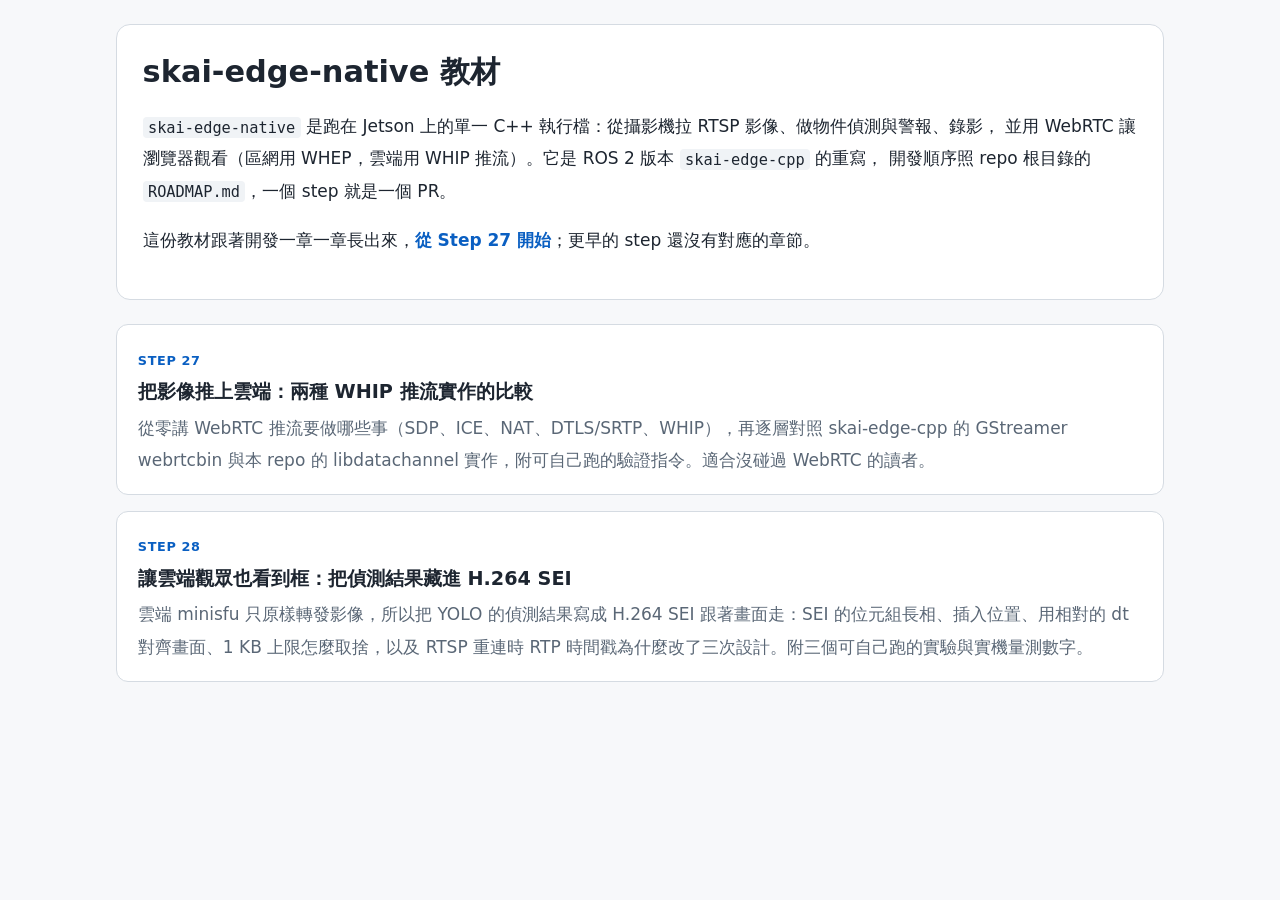
<file: docs/index.html>
<!DOCTYPE html>
<html lang="zh-Hant">
<head>
<meta charset="utf-8">
<meta name="viewport" content="width=device-width, initial-scale=1">
<title>skai-edge-native 教材目錄</title>
<style>
:root {
  color-scheme: dark;
  --bg: #10141a; --bg-panel: #161c24; --fg: #dde5ec; --muted: #93a1af;
  --accent: #58a6ff; --ok: #56d364; --bad: #f47067; --hairline: #2b3540; --code-bg: #171d25;
}
@media (prefers-color-scheme: light) {
  :root:not([data-theme="dark"]) {
    color-scheme: light;
    --bg: #f7f8fa; --bg-panel: #ffffff; --fg: #1d2530; --muted: #5a6776;
    --accent: #0a5fc2; --ok: #1a7f37; --bad: #c62828; --hairline: #d5dbe2; --code-bg: #f0f3f6;
  }
}
:root[data-theme="light"] {
  color-scheme: light;
  --bg: #f7f8fa; --bg-panel: #ffffff; --fg: #1d2530; --muted: #5a6776;
  --accent: #0a5fc2; --ok: #1a7f37; --bad: #c62828; --hairline: #d5dbe2; --code-bg: #f0f3f6;
}
* { box-sizing: border-box; }
body { margin: 0; background: var(--bg); color: var(--fg); line-height: 1.9; font-size: 1.0625rem;
  font-family: system-ui, -apple-system, "Segoe UI", Roboto, "Noto Sans TC", "PingFang TC", "Microsoft JhengHei", sans-serif; }
.wrap { max-width: 1080px; margin: 0 auto; padding: 1.5rem 16px 4rem; }
a { color: var(--accent); }
code { font-family: ui-monospace, Menlo, Consolas, monospace; font-size: .9em; background: var(--code-bg); padding: .1em .35em; border-radius: 4px; }
b.hl-key { color: var(--accent); }
.hero { padding: 1.6rem; background: var(--bg-panel); border: 1px solid var(--hairline); border-radius: 14px; }
.hero h1 { margin: 0 0 .5rem; font-size: 1.9rem; line-height: 1.4; }
.cards { display: grid; gap: 1rem; margin-top: 1.5rem; }
.card { display: block; padding: 1.1rem 1.3rem; background: var(--bg-panel); border: 1px solid var(--hairline); border-radius: 12px;
  text-decoration: none; color: var(--fg); }
.card:hover { border-color: var(--accent); }
.card .no { font-size: .8rem; font-weight: 700; color: var(--accent); letter-spacing: .05em; }
.card h2 { margin: .2rem 0 .3rem; font-size: 1.2rem; line-height: 1.5; }
.card p { margin: 0; color: var(--muted); }
</style>
</head>
<body>
<div class="wrap">
<header class="hero">
  <h1>skai-edge-native 教材</h1>
  <p>
    <code>skai-edge-native</code> 是跑在 Jetson 上的單一 C++ 執行檔：從攝影機拉 RTSP 影像、做物件偵測與警報、錄影，
    並用 WebRTC 讓瀏覽器觀看（區網用 WHEP，雲端用 WHIP 推流）。它是 ROS 2 版本 <code>skai-edge-cpp</code> 的重寫，
    開發順序照 repo 根目錄的 <code>ROADMAP.md</code>，一個 step 就是一個 PR。
  </p>
  <p>
    這份教材跟著開發一章一章長出來，<b class="hl-key">從 Step 27 開始</b>；更早的 step 還沒有對應的章節。
  </p>
</header>

<div class="cards">
  <a class="card" href="step27-whip-compare.html">
    <span class="no">STEP 27</span>
    <h2>把影像推上雲端：兩種 WHIP 推流實作的比較</h2>
    <p>從零講 WebRTC 推流要做哪些事（SDP、ICE、NAT、DTLS/SRTP、WHIP），再逐層對照 skai-edge-cpp 的 GStreamer webrtcbin 與本 repo 的 libdatachannel 實作，附可自己跑的驗證指令。適合沒碰過 WebRTC 的讀者。</p>
  </a>
  <a class="card" href="step28-sei-overlay.html">
    <span class="no">STEP 28</span>
    <h2>讓雲端觀眾也看到框：把偵測結果藏進 H.264 SEI</h2>
    <p>雲端 minisfu 只原樣轉發影像，所以把 YOLO 的偵測結果寫成 H.264 SEI 跟著畫面走：SEI 的位元組長相、插入位置、用相對的 dt 對齊畫面、1 KB 上限怎麼取捨，以及 RTSP 重連時 RTP 時間戳為什麼改了三次設計。附三個可自己跑的實驗與實機量測數字。</p>
  </a>
</div>
</div>
</body>
</html>
</file>
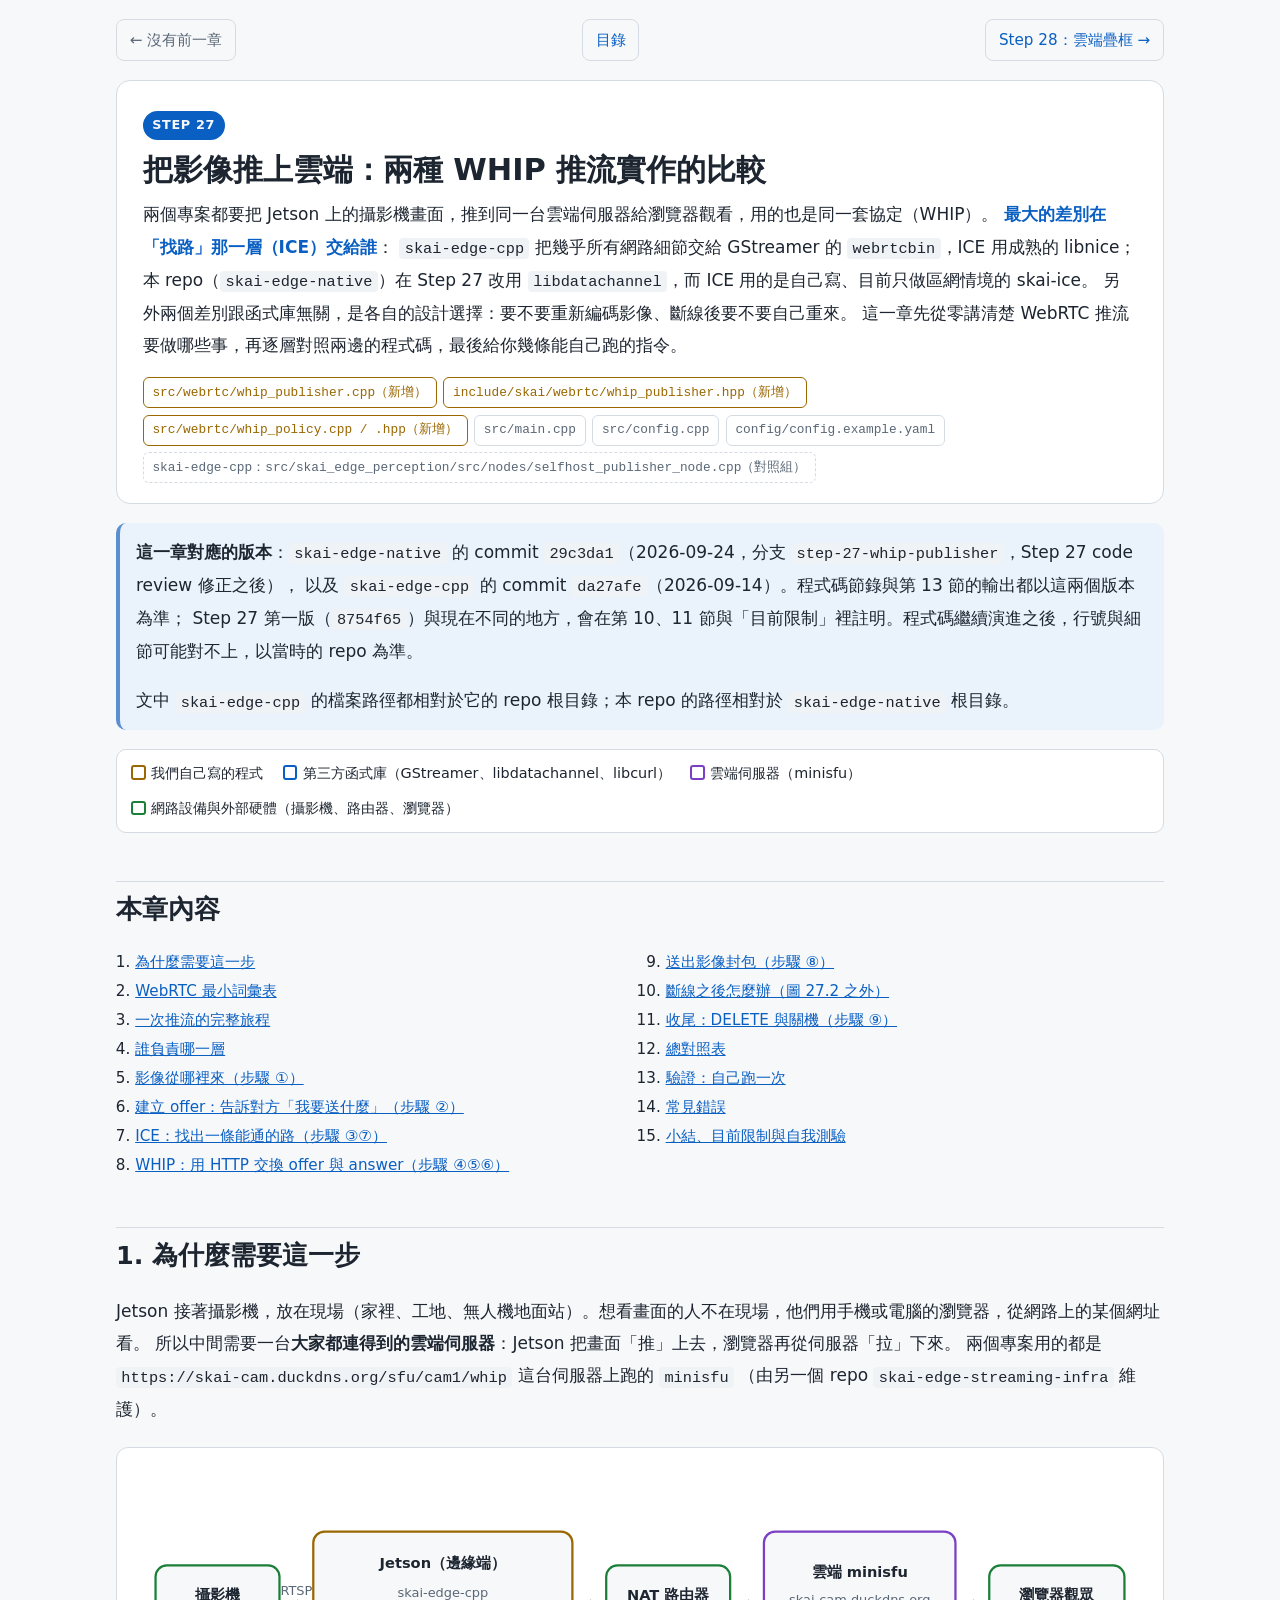
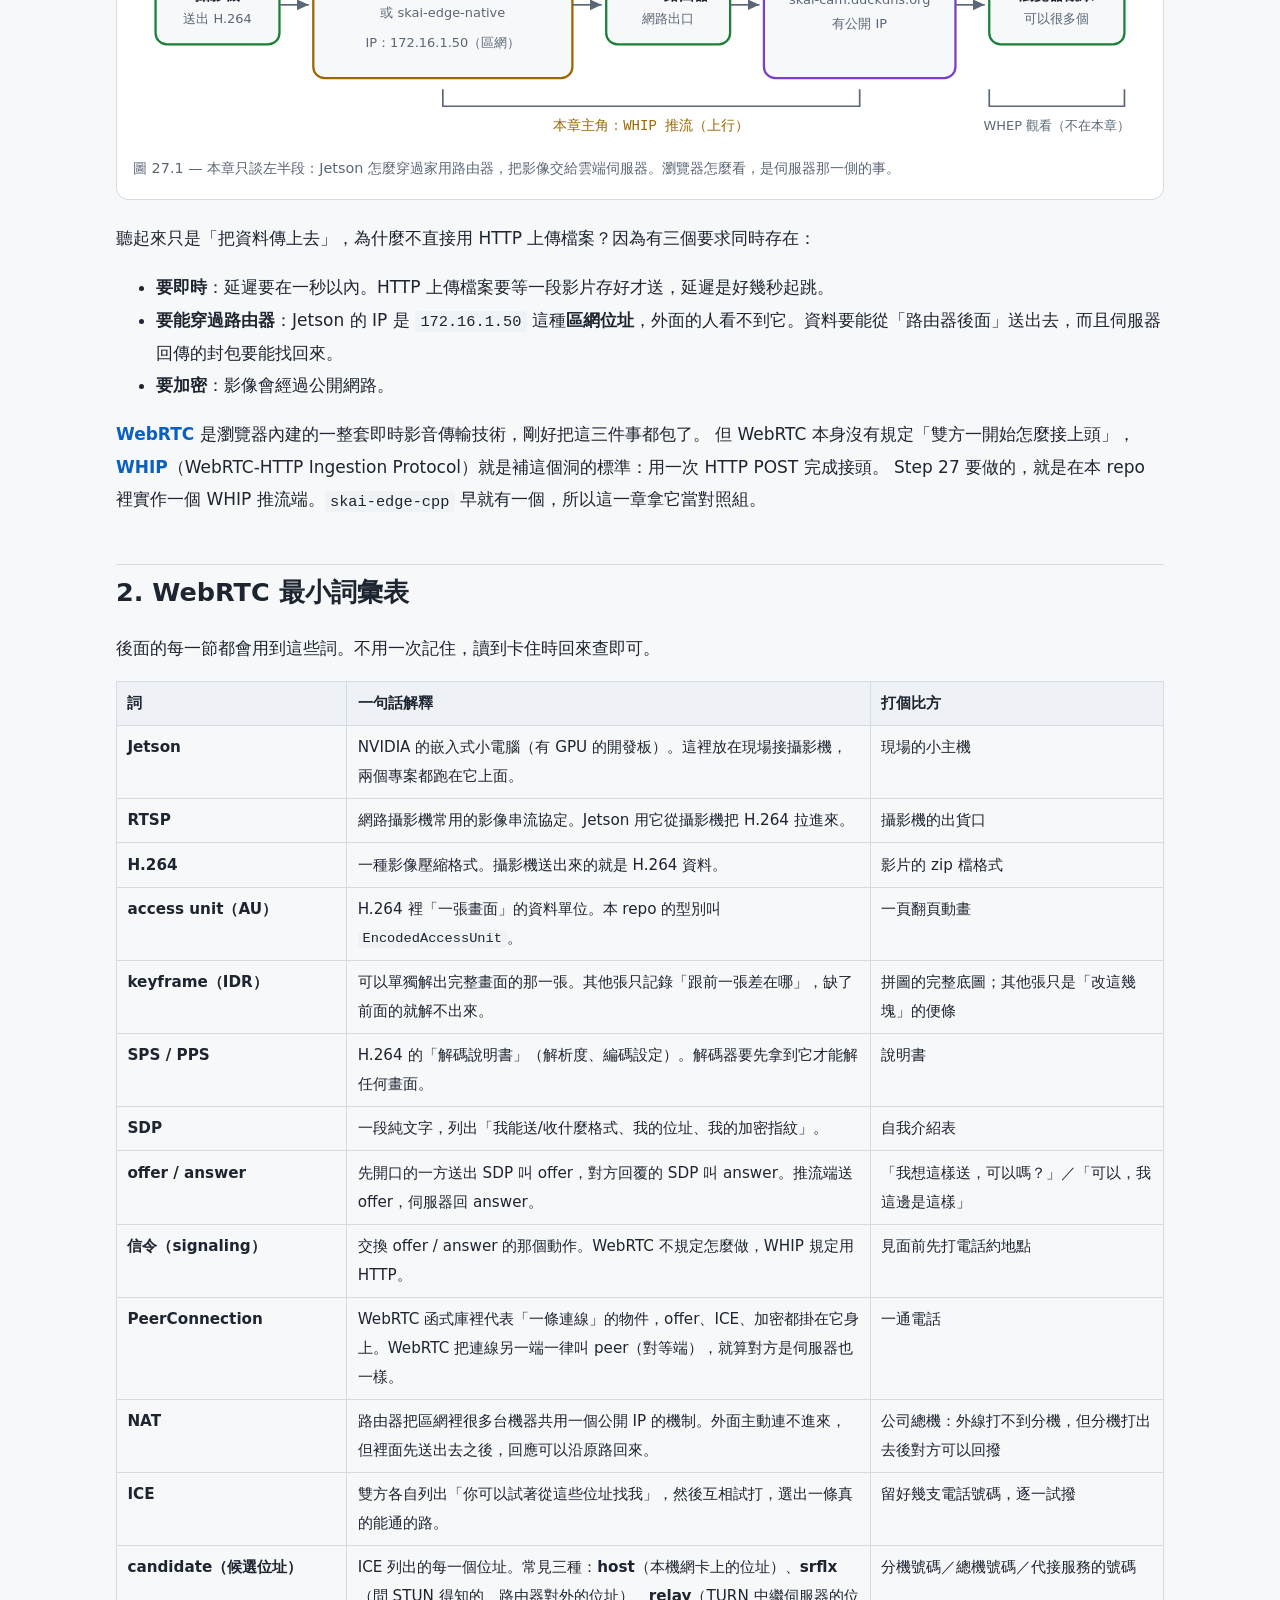
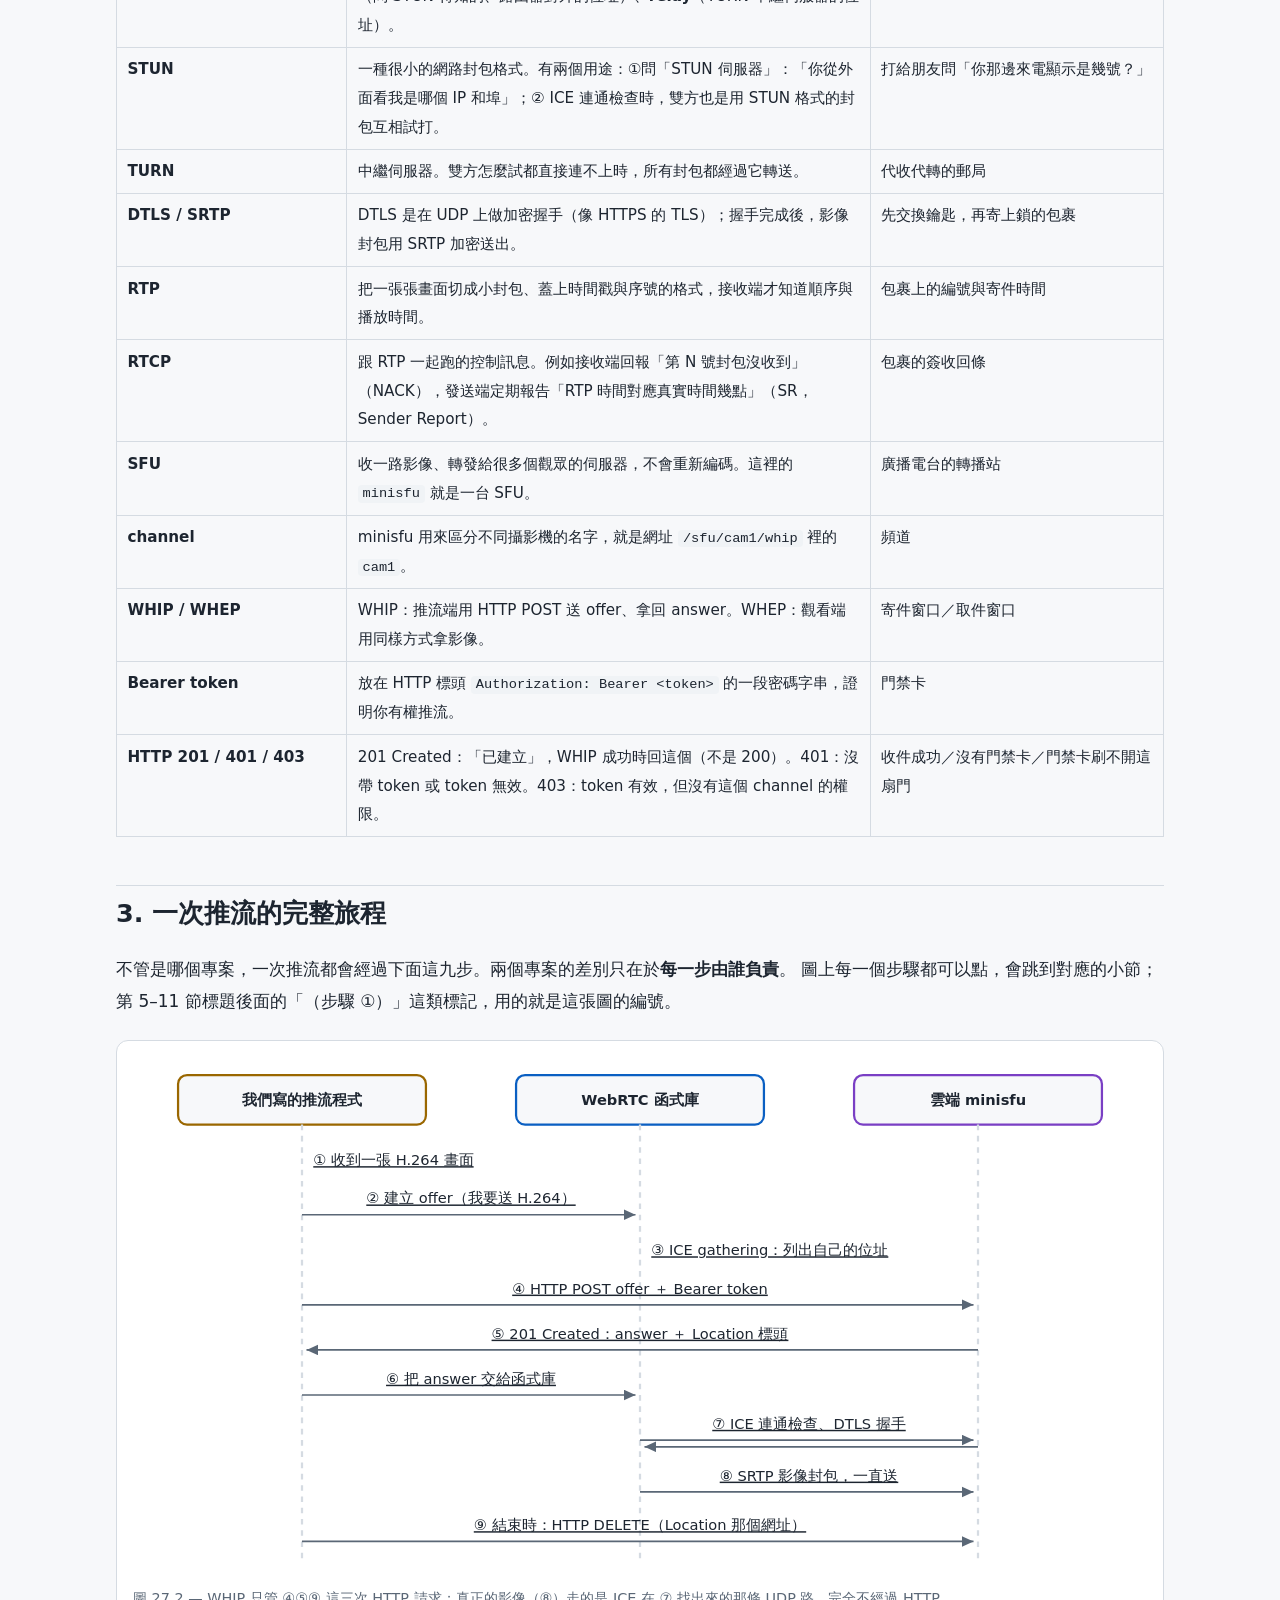
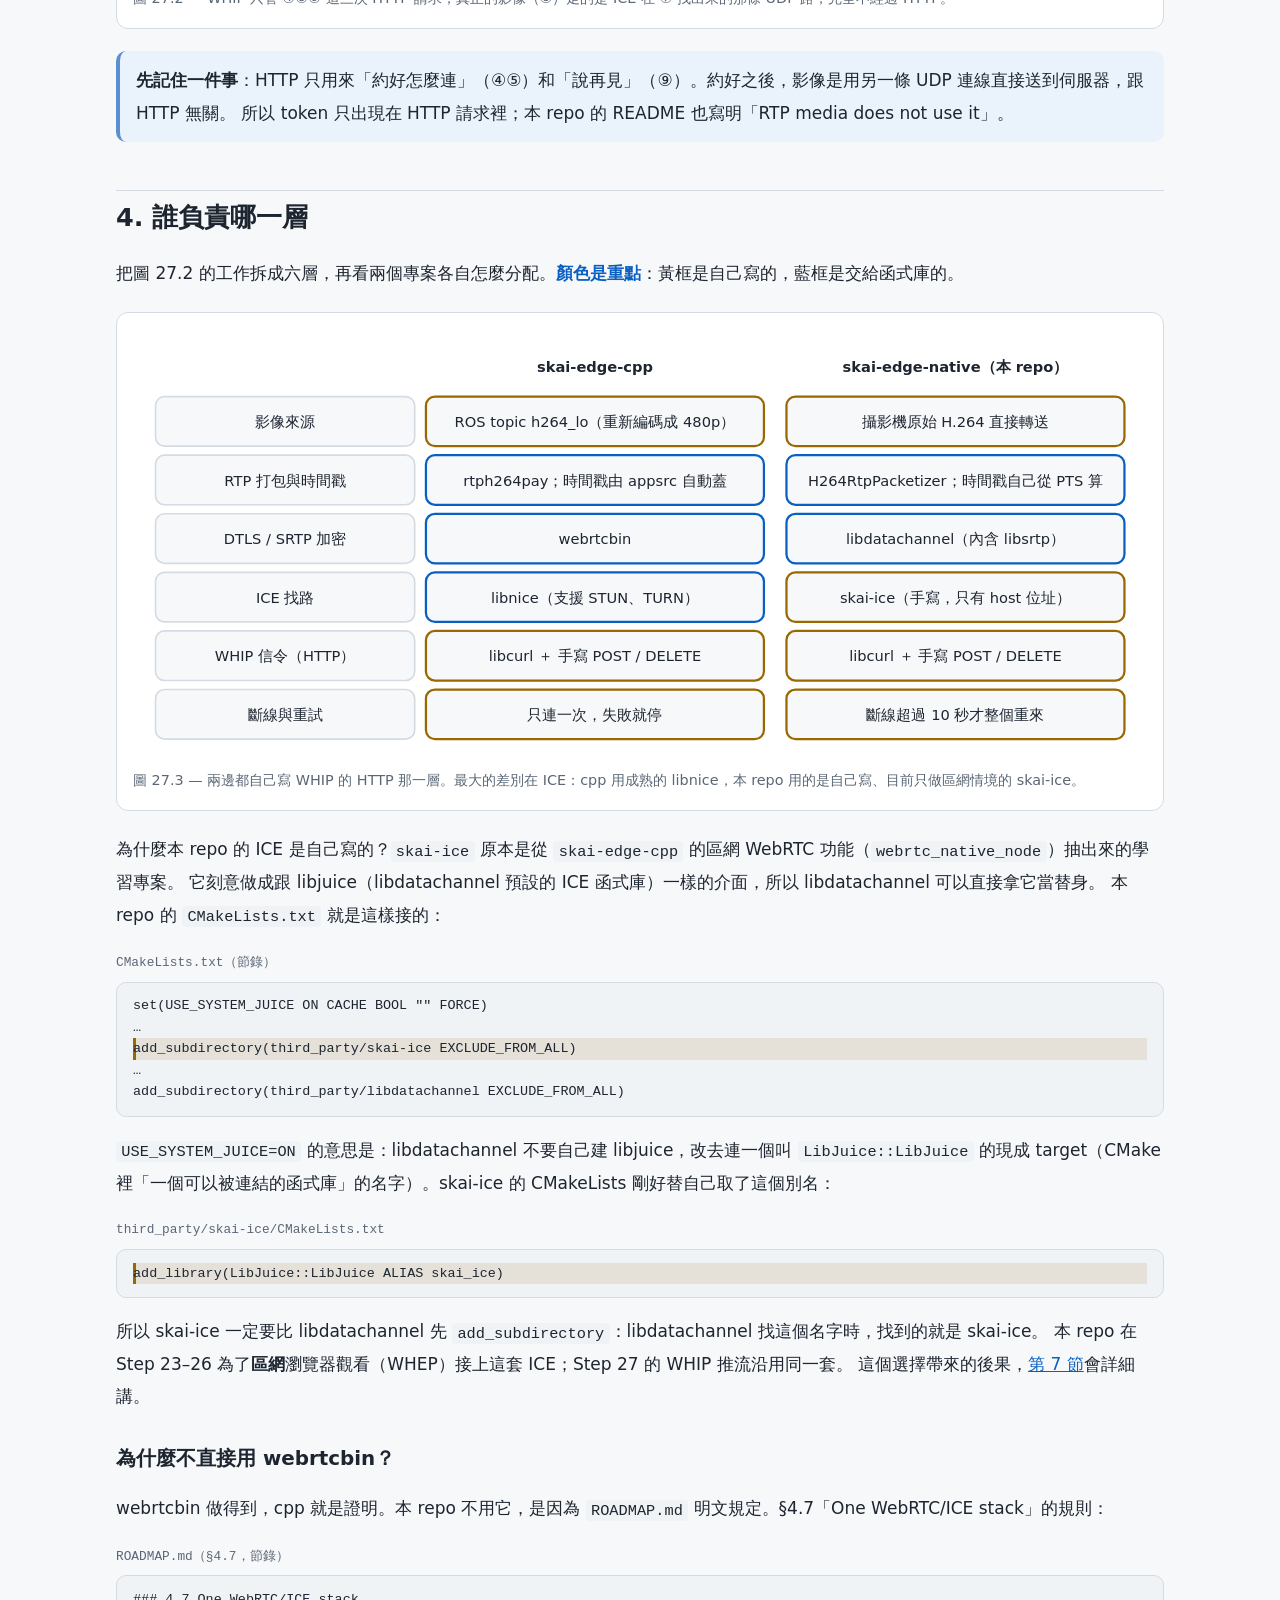
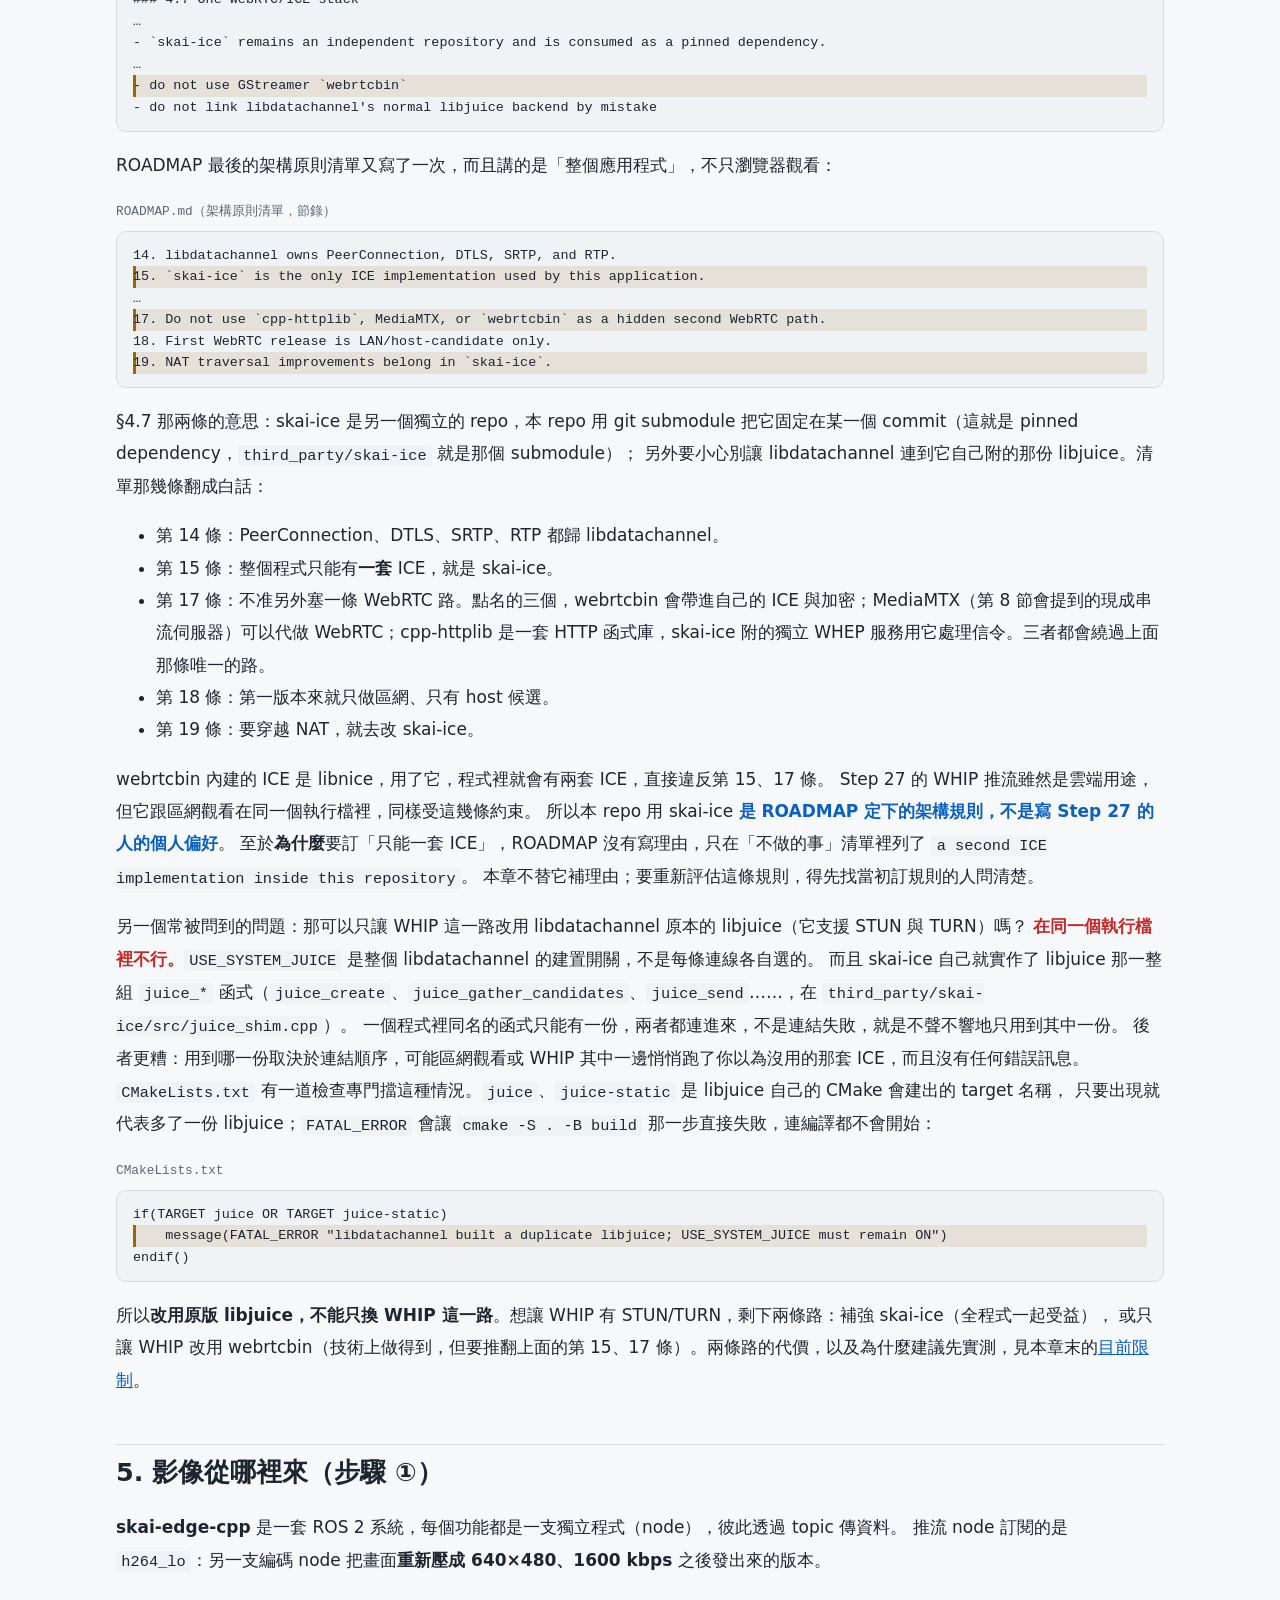
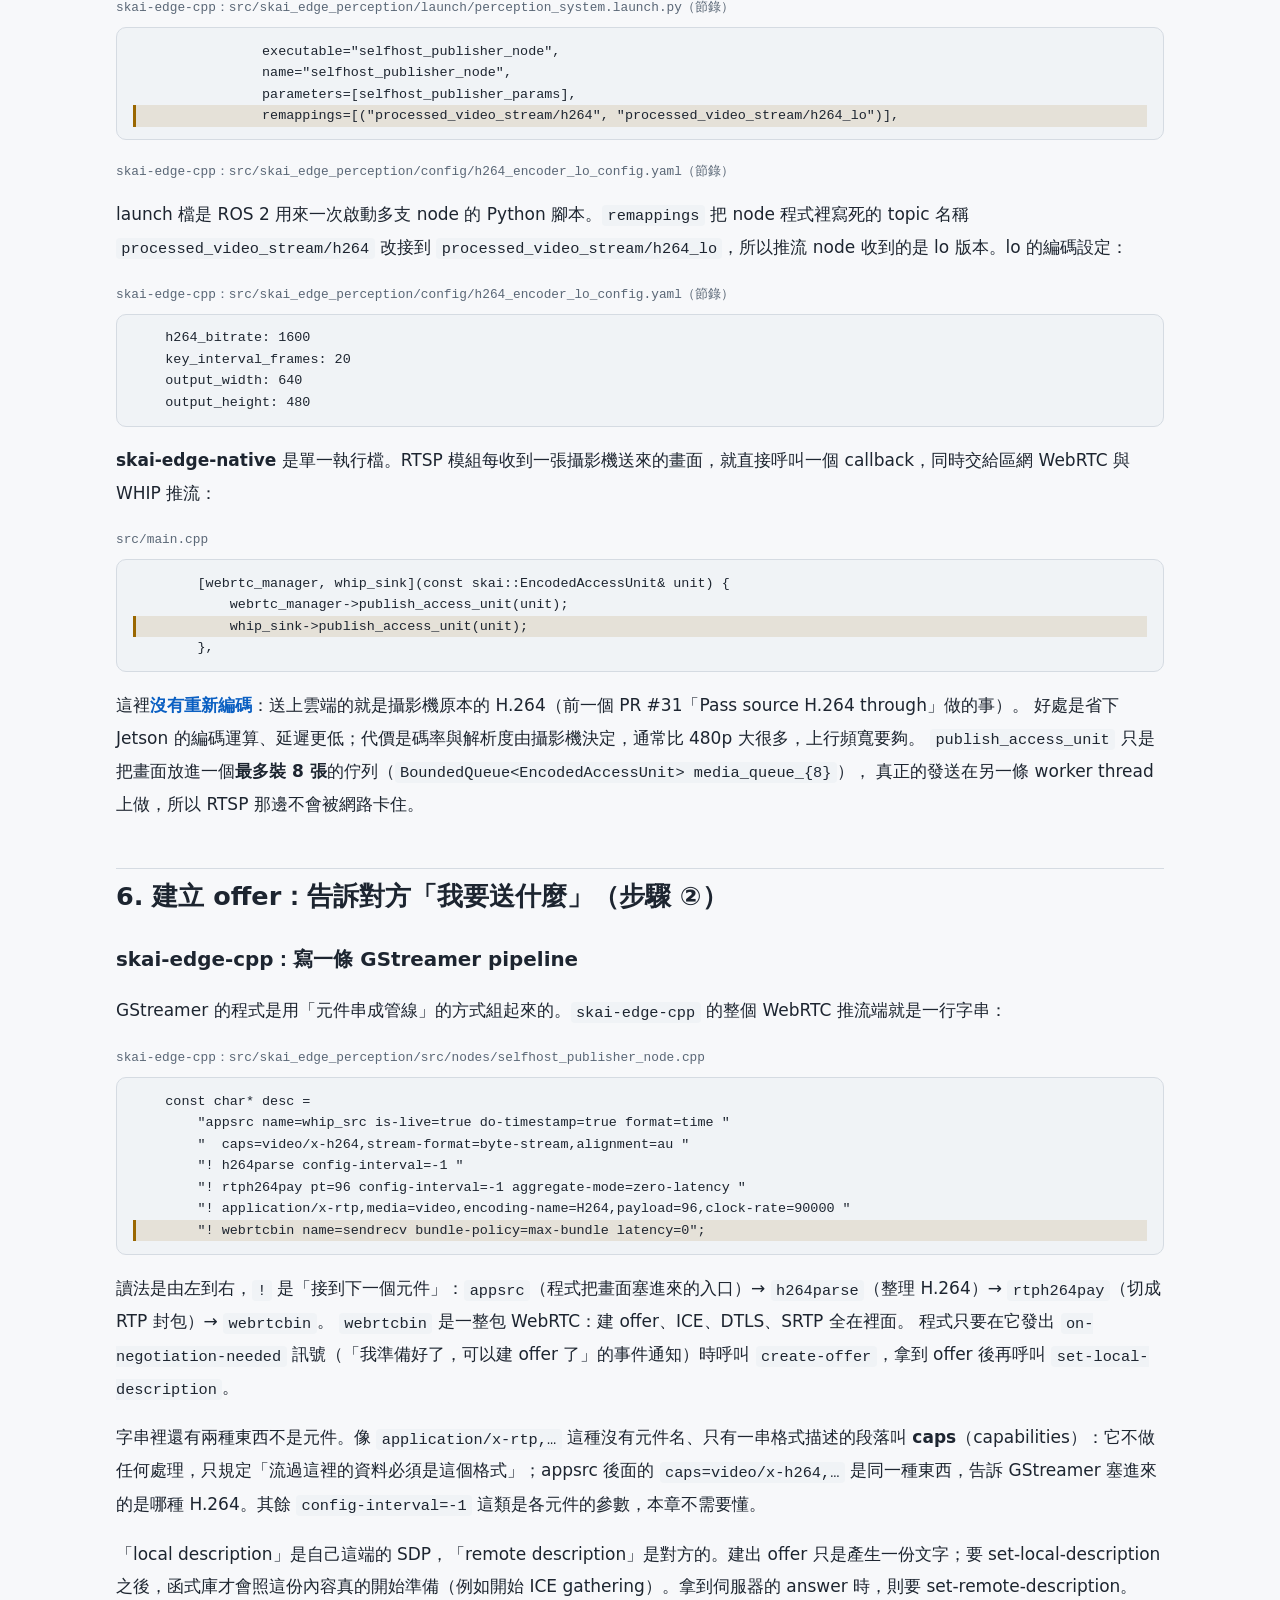
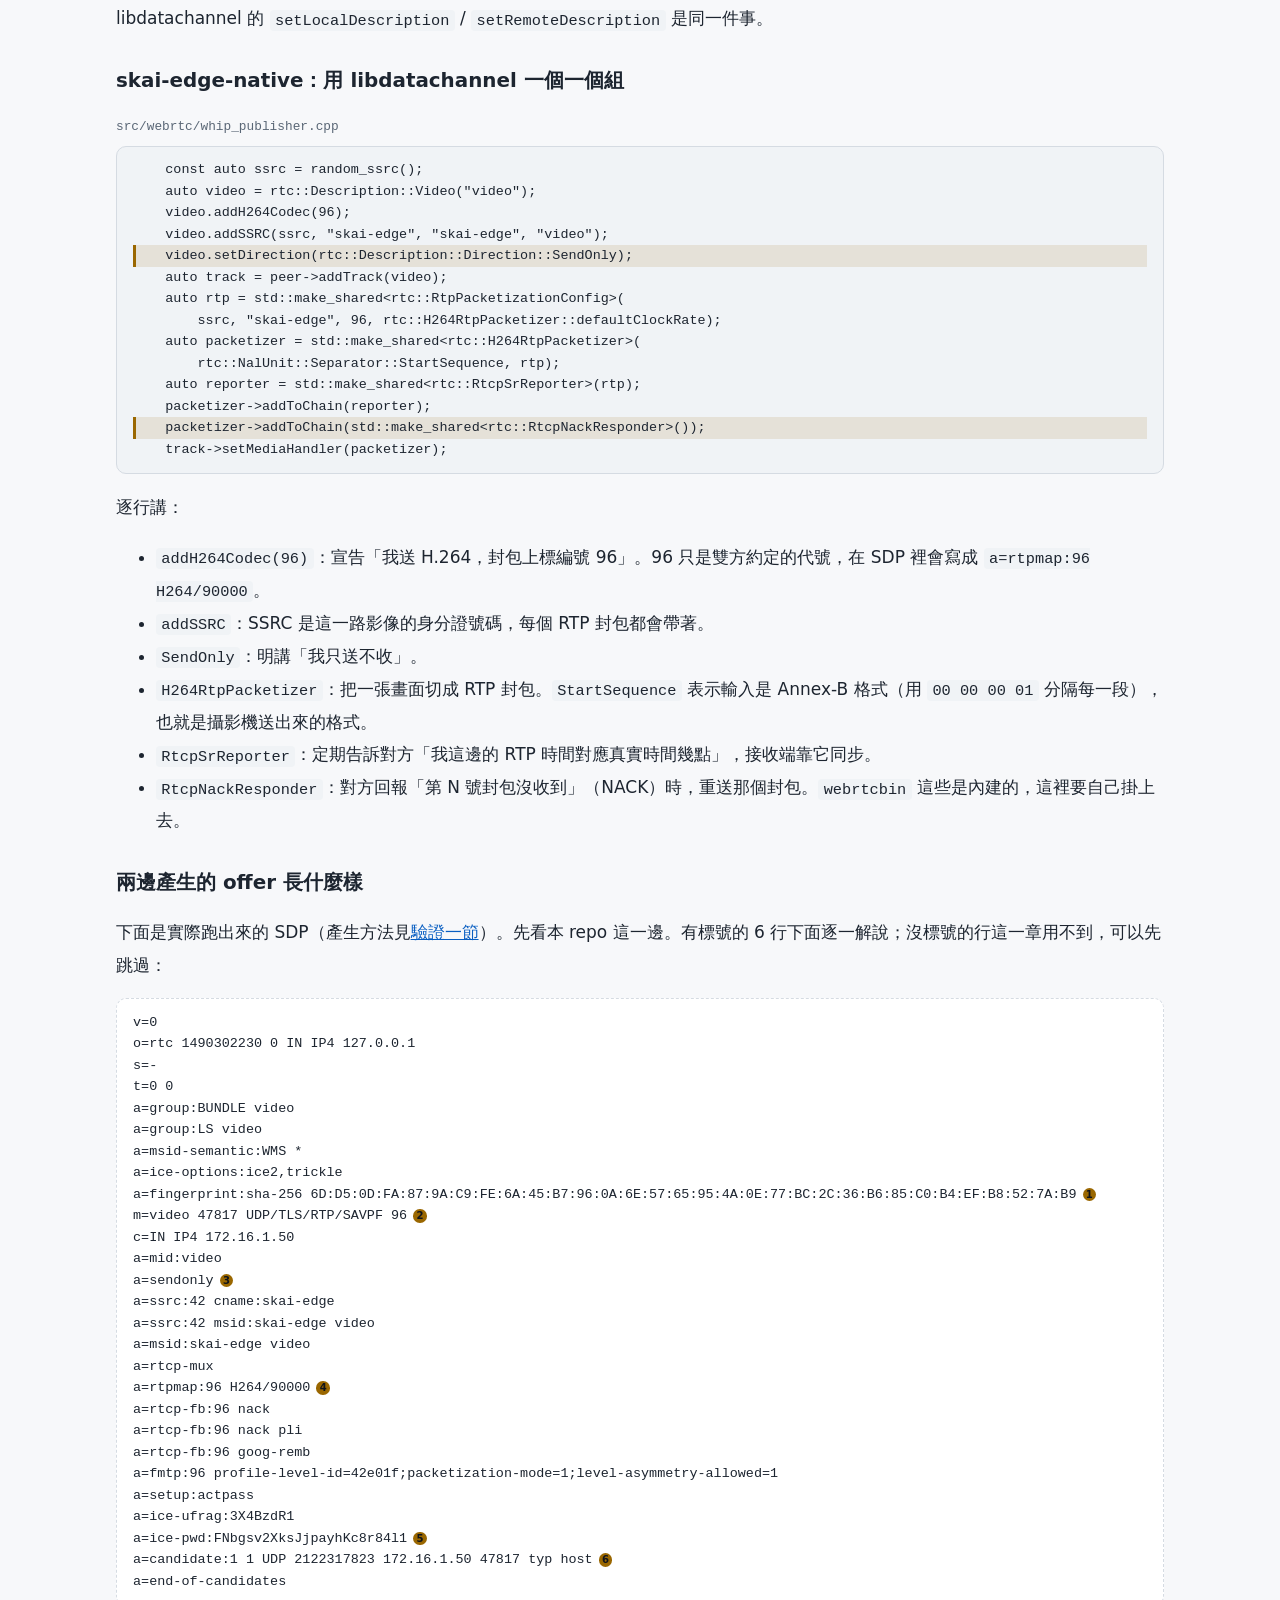
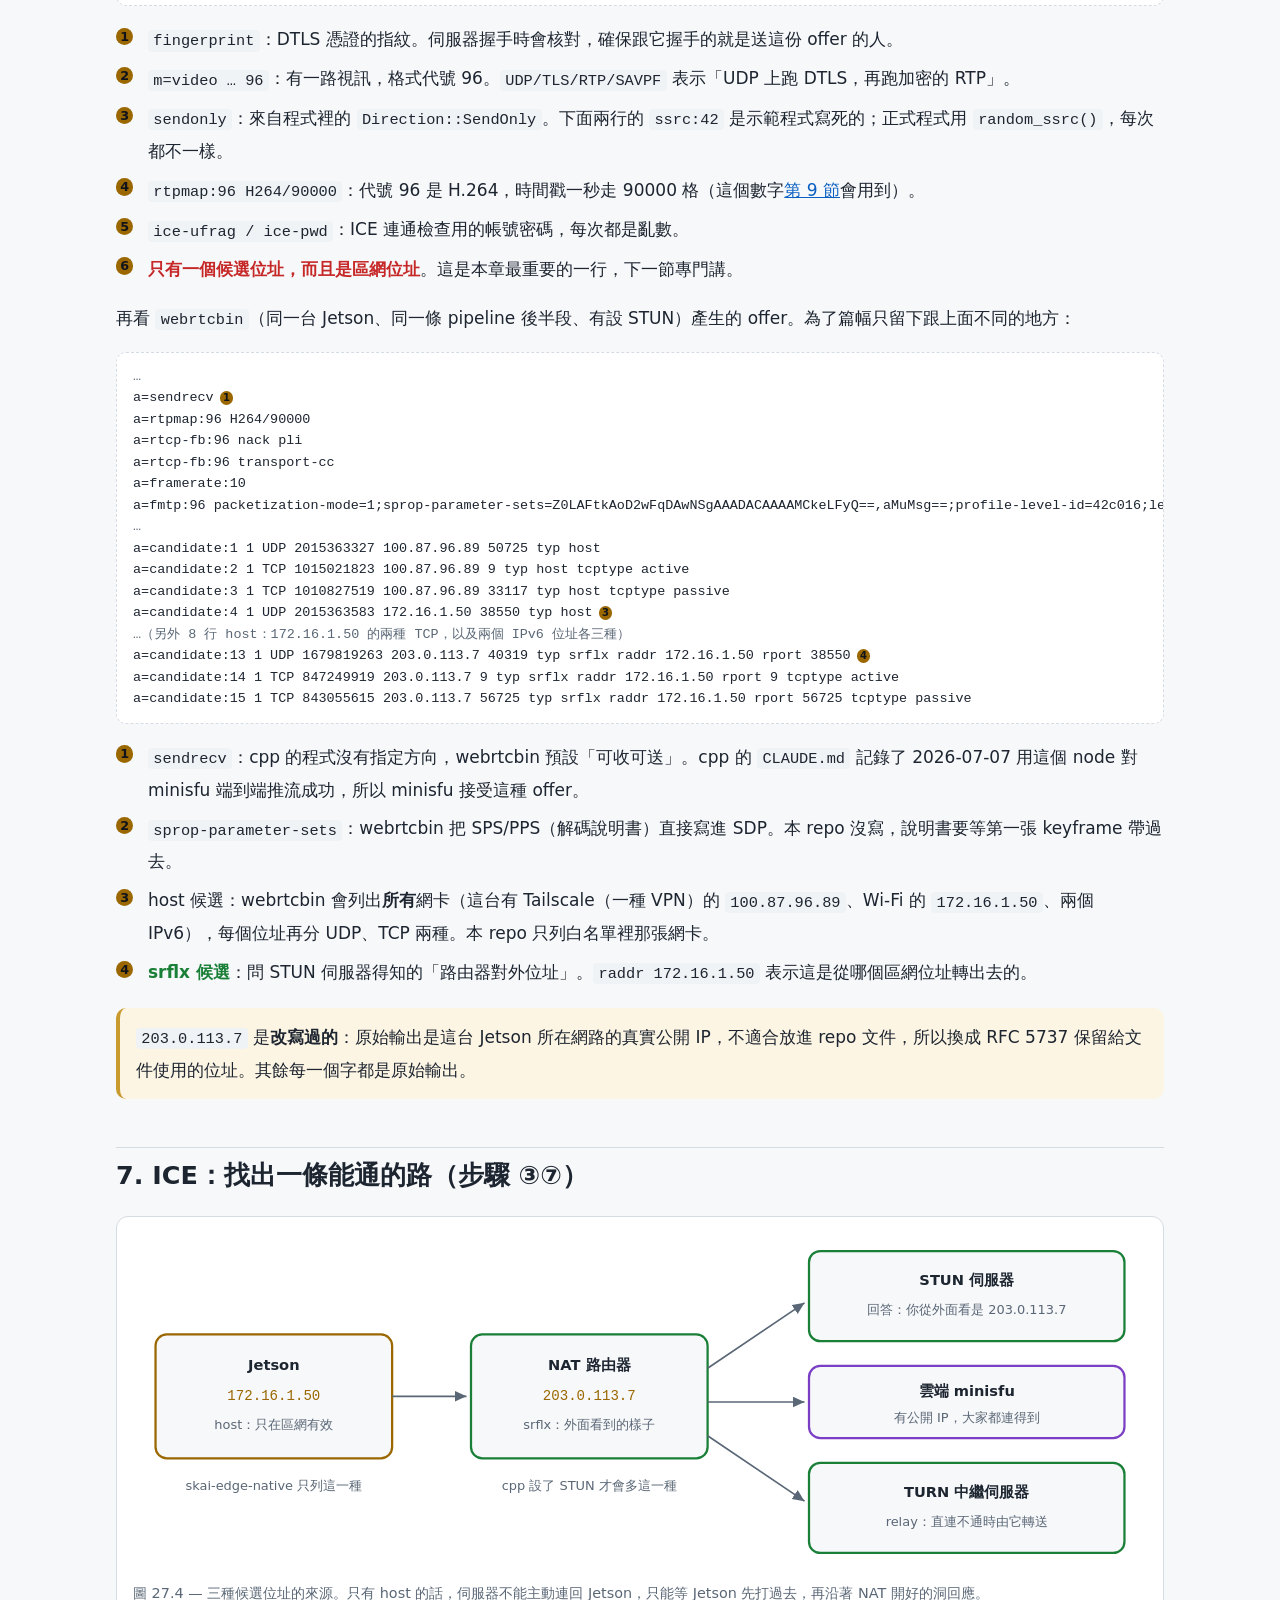
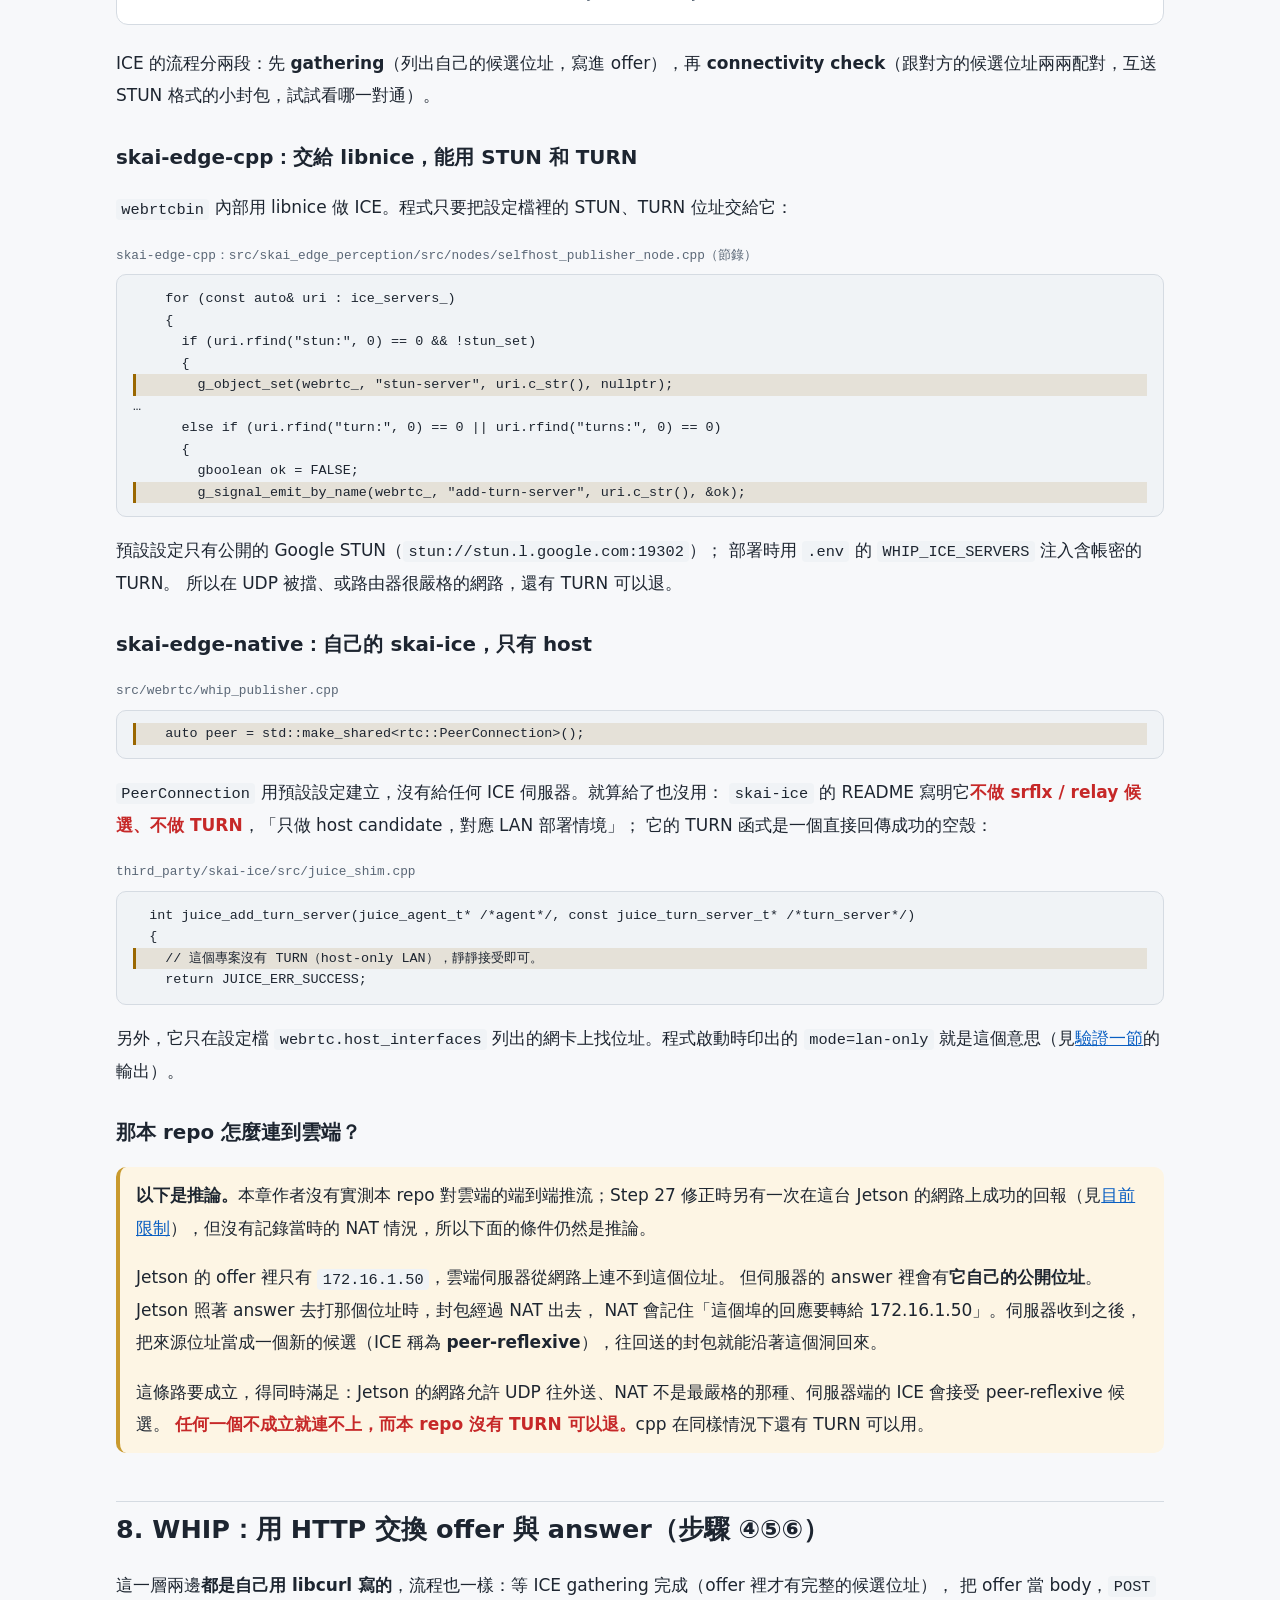
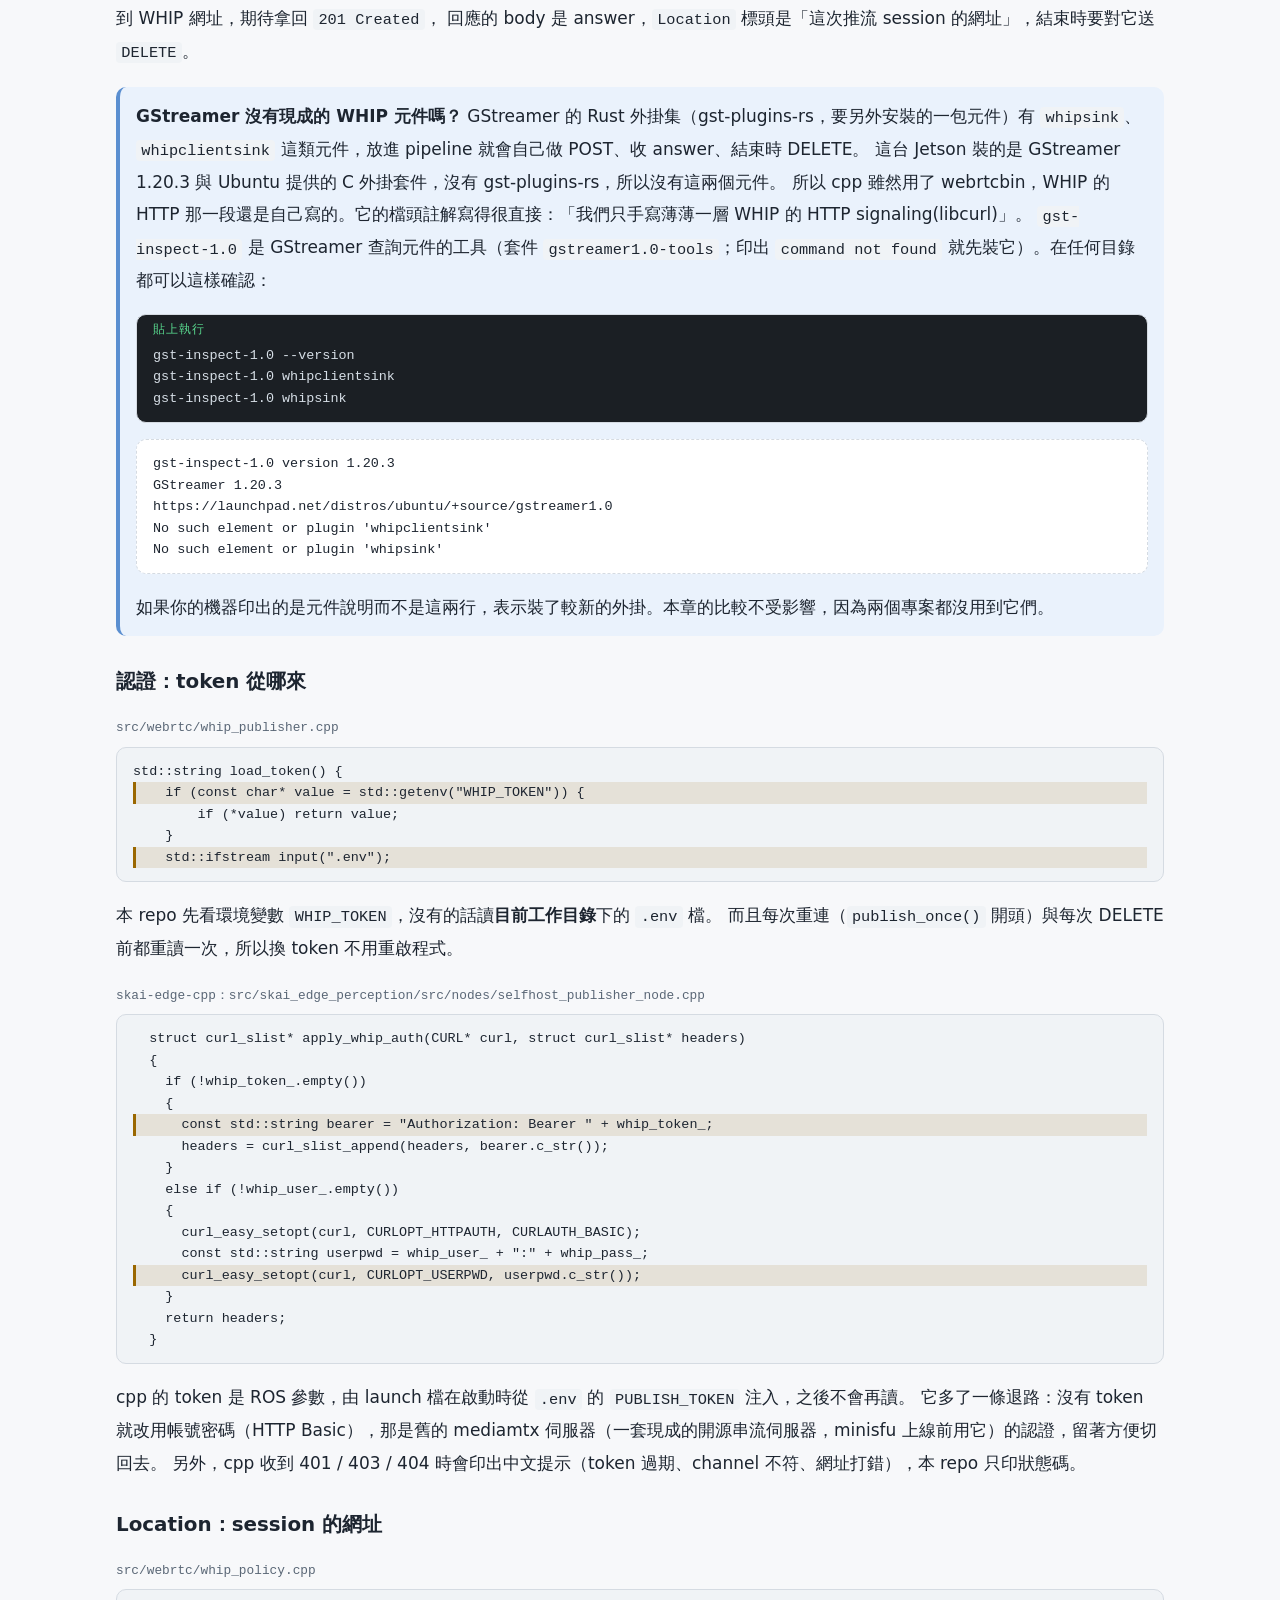
<file: docs/step27-whip-compare.html>
<!DOCTYPE html>
<html lang="zh-Hant">
<head>
<meta charset="utf-8">
<meta name="viewport" content="width=device-width, initial-scale=1">
<title>Step 27 — 把影像推上雲端：兩種 WHIP 推流實作</title>
<style>
:root {
  color-scheme: dark;
  --bg: #10141a;
  --bg-panel: #161c24;
  --fg: #dde5ec;
  --muted: #93a1af;
  --accent: #58a6ff;
  --accent-warm: #e3b341;
  --ok: #56d364;
  --bad: #f47067;
  --hairline: #2b3540;
  --code-bg: #171d25;
  --shell-bg: #0a0e12;
  --shell-fg: #c8d6e0;
  --hl-bg: rgba(227, 179, 65, 0.13);
  --note-bg: #142433;
  --note-border: #3a6ea5;
  --warn-bg: #2d2416;
  --warn-border: #b08834;
  --lab-bg: #14281a;
  --lab-border: #3f7d4e;
  --table-head-bg: #1b2330;
  /* 色彩＝執行者（全書固定） */
  --c-own: #e3b341;   /* 我們自己寫的程式 */
  --c-lib: #58a6ff;   /* 第三方函式庫 */
  --c-cloud: #c297ff; /* 雲端伺服器 */
  --c-net: #56d364;   /* 網路設備與外部硬體 */
}
@media (prefers-color-scheme: light) {
  :root:not([data-theme="dark"]) {
    color-scheme: light;
    --bg: #f7f8fa; --bg-panel: #ffffff; --fg: #1d2530; --muted: #5a6776;
    --accent: #0a5fc2; --accent-warm: #9a6700; --ok: #1a7f37; --bad: #c62828;
    --hairline: #d5dbe2; --code-bg: #f0f3f6; --shell-bg: #1b1f24; --shell-fg: #d6dee6;
    --hl-bg: rgba(154, 103, 0, 0.12);
    --note-bg: #eaf2fc; --note-border: #5b8fd0; --warn-bg: #fdf5e4; --warn-border: #c99a2e;
    --lab-bg: #eaf6ec; --lab-border: #4f9a5f; --table-head-bg: #eef1f5;
    --c-own: #9a6700; --c-lib: #0a5fc2; --c-cloud: #7a3fc4; --c-net: #1a7f37;
  }
}
:root[data-theme="light"] {
  color-scheme: light;
  --bg: #f7f8fa; --bg-panel: #ffffff; --fg: #1d2530; --muted: #5a6776;
  --accent: #0a5fc2; --accent-warm: #9a6700; --ok: #1a7f37; --bad: #c62828;
  --hairline: #d5dbe2; --code-bg: #f0f3f6; --shell-bg: #1b1f24; --shell-fg: #d6dee6;
  --hl-bg: rgba(154, 103, 0, 0.12);
  --note-bg: #eaf2fc; --note-border: #5b8fd0; --warn-bg: #fdf5e4; --warn-border: #c99a2e;
  --lab-bg: #eaf6ec; --lab-border: #4f9a5f; --table-head-bg: #eef1f5;
  --c-own: #9a6700; --c-lib: #0a5fc2; --c-cloud: #7a3fc4; --c-net: #1a7f37;
}
* { box-sizing: border-box; }
html { -webkit-text-size-adjust: 100%; scroll-behavior: smooth; }
body {
  margin: 0; background: var(--bg); color: var(--fg);
  font-family: system-ui, -apple-system, "Segoe UI", Roboto, "Noto Sans TC", "PingFang TC", "Microsoft JhengHei", sans-serif;
  font-size: 1.0625rem; line-height: 1.9;
}
.wrap { max-width: 1080px; margin: 0 auto; padding: 0 16px 4rem; }
a { color: var(--accent); }
h1, h2, h3 { line-height: 1.4; }
h2 { margin-top: 3rem; padding-top: .6rem; border-top: 1px solid var(--hairline); }
h3 { margin-top: 2rem; }
code { font-family: ui-monospace, "SFMono-Regular", Menlo, Consolas, monospace; font-size: .9em;
  background: var(--code-bg); padding: .1em .35em; border-radius: 4px; }
b.hl-ok { color: var(--ok); }
b.hl-bad { color: var(--bad); }
b.hl-key { color: var(--accent); }

/* pagenav */
.pagenav { display: flex; justify-content: space-between; gap: 1rem; margin: 1.2rem 0; font-size: .95rem; }
.pagenav a, .pagenav span { padding: .35rem .8rem; border: 1px solid var(--hairline); border-radius: 8px; text-decoration: none; }
.pagenav span { color: var(--muted); }

/* hero */
.hero { margin-top: 1rem; padding: 1.6rem 1.6rem 1.2rem; background: var(--bg-panel); border: 1px solid var(--hairline); border-radius: 14px; }
.badge { display: inline-block; font-size: .8rem; font-weight: 700; letter-spacing: .05em; padding: .15rem .6rem;
  border-radius: 999px; background: var(--accent); color: var(--bg); }
.hero h1 { margin: .6rem 0 .4rem; font-size: 1.9rem; }
.lead { color: var(--fg); margin: .4rem 0 1rem; }
.chips { display: flex; flex-wrap: wrap; gap: .4rem; }
.chip { font-family: ui-monospace, Menlo, Consolas, monospace; font-size: .8rem; padding: .15rem .55rem;
  border: 1px solid var(--hairline); border-radius: 6px; color: var(--muted); overflow-wrap: anywhere; }
.chip.new { border-color: var(--c-own); color: var(--c-own); }
.chip.ref { border-style: dashed; }

/* legend */
.legend { display: flex; flex-wrap: wrap; gap: .5rem 1.2rem; font-size: .9rem; margin: 1rem 0; padding: .6rem .9rem;
  border: 1px solid var(--hairline); border-radius: 10px; background: var(--bg-panel); }
.legend i { display: inline-block; width: .9rem; height: .9rem; border-radius: 3px; border: 2px solid; vertical-align: -2px; margin-right: .35rem; }
.lg-own { border-color: var(--c-own) !important; }
.lg-lib { border-color: var(--c-lib) !important; }
.lg-cloud { border-color: var(--c-cloud) !important; }
.lg-net { border-color: var(--c-net) !important; }

/* callouts */
.note, .warn, .lab { padding: .8rem 1rem; border-radius: 10px; margin: 1.2rem 0; border-left: 4px solid; }
.note { background: var(--note-bg); border-color: var(--note-border); }
.warn { background: var(--warn-bg); border-color: var(--warn-border); }
.lab { background: var(--lab-bg); border-color: var(--lab-border); }
.note > :first-child, .warn > :first-child, .lab > :first-child { margin-top: 0; }
.note > :last-child, .warn > :last-child, .lab > :last-child { margin-bottom: 0; }

/* tables */
.tbl { overflow-x: auto; margin: 1rem 0; }
table { border-collapse: collapse; width: 100%; font-size: .95rem; }
th, td { border: 1px solid var(--hairline); padding: .45rem .65rem; vertical-align: top; text-align: left; }
th { background: var(--table-head-bg); }

/* code */
.src { font-family: ui-monospace, Menlo, Consolas, monospace; font-size: .8rem; color: var(--muted); margin: 1.2rem 0 -.2rem; overflow-wrap: anywhere; }
pre { scrollbar-color: var(--hairline) transparent; margin: .6rem 0 1rem; padding: .8rem 1rem; overflow-x: auto; border-radius: 10px; font-size: .84rem; line-height: 1.6;
  font-family: ui-monospace, "SFMono-Regular", Menlo, Consolas, monospace; }
pre.code { background: var(--code-bg); border: 1px solid var(--hairline); }
pre.code .hl { display: inline-block; min-width: 100%; background: var(--hl-bg); box-shadow: inset 3px 0 0 var(--accent-warm); }
pre.shell { background: var(--shell-bg); color: var(--shell-fg); border: 1px solid var(--hairline); position: relative; padding-top: 1.9rem; }
pre.shell::before { content: "貼上執行"; position: absolute; top: .35rem; left: 1rem; font-size: .72rem; color: #58d68d;
  font-family: system-ui, sans-serif; letter-spacing: .08em; }
pre.out { background: var(--bg-panel); border: 1px dashed var(--hairline); color: var(--fg); }
pre.out .dim { color: var(--muted); }
.mk { display: inline-block; min-width: 1.35em; height: 1.35em; line-height: 1.35em; text-align: center; border-radius: 50%;
  background: var(--accent-warm); color: #10141a; font-size: .75em; font-weight: 700; margin-left: .6em; font-family: system-ui, sans-serif; }
ol.readout { padding-left: 0; list-style: none; }
ol.readout li { margin: .4rem 0; padding-left: 2rem; position: relative; }
ol.readout li .mk { position: absolute; left: 0; top: .3rem; margin: 0; }

/* figures */
figure.fig { margin: 1.4rem 0; padding: 1rem; background: var(--bg-panel); border: 1px solid var(--hairline); border-radius: 12px; overflow-x: auto; }
figure.fig svg { width: 100%; height: auto; display: block; min-width: 620px; }
figcaption { font-size: .9rem; color: var(--muted); margin-top: .6rem; }
.s-lbl { font-size: 13px; fill: var(--fg); }
.s-sm { font-size: 11.5px; fill: var(--muted); }
.s-mono { font-size: 11.5px; fill: var(--muted); font-family: ui-monospace, Menlo, Consolas, monospace; }
.s-key { font-size: 12.5px; fill: var(--accent-warm); font-family: ui-monospace, Menlo, Consolas, monospace; }
.s-box { fill: var(--bg); stroke: var(--hairline); stroke-width: 1.5; }
.s-box.own { stroke: var(--c-own); stroke-width: 2; }
.s-box.lib { stroke: var(--c-lib); stroke-width: 2; }
.s-box.cloud { stroke: var(--c-cloud); stroke-width: 2; }
.s-box.net { stroke: var(--c-net); stroke-width: 2; }
.s-line { stroke: var(--muted); stroke-width: 1.5; fill: none; }
.s-life { stroke: var(--hairline); stroke-width: 2; stroke-dasharray: 5 5; }
.s-bad { font-size: 12.5px; fill: var(--bad); }
.s-ok { font-size: 12.5px; fill: var(--ok); }
svg a text { text-decoration: underline; text-decoration-color: var(--hairline); }
svg a:hover .s-lbl { fill: var(--accent); }

/* pitfalls grid */
.pit { display: grid; grid-template-columns: repeat(auto-fit, minmax(300px, 1fr)); gap: .9rem; margin: 1rem 0; }
.pit > div { background: var(--bg-panel); border: 1px solid var(--hairline); border-radius: 10px; padding: .8rem 1rem; font-size: .95rem; }
.pit h4 { margin: 0 0 .4rem; font-size: 1rem; }
.pit p { margin: .3rem 0; }
.pit .sym { color: var(--muted); }
.pit .res { color: var(--muted); }
.pit .fix { color: var(--ok); }
.pit .src-tag { font-size: .78rem; color: var(--muted); }

/* quiz */
details { background: var(--bg-panel); border: 1px solid var(--hairline); border-radius: 10px; padding: .6rem 1rem; margin: .7rem 0; }
summary { cursor: pointer; font-weight: 600; }
details[open] summary { margin-bottom: .5rem; }

.toc { columns: 2; column-gap: 2rem; font-size: .95rem; padding-left: 1.2rem; }
@media (max-width: 700px) { .toc { columns: 1; } .hero h1 { font-size: 1.5rem; } }
</style>
</head>
<body>
<div class="wrap">

<nav class="pagenav" aria-label="章節導覽">
  <span>← 沒有前一章</span>
  <a href="index.html">目錄</a>
  <a href="step28-sei-overlay.html">Step 28：雲端疊框 →</a>
</nav>

<header class="hero">
  <span class="badge">STEP 27</span>
  <h1>把影像推上雲端：兩種 WHIP 推流實作的比較</h1>
  <p class="lead">
    兩個專案都要把 Jetson 上的攝影機畫面，推到同一台雲端伺服器給瀏覽器觀看，用的也是同一套協定（WHIP）。
    <b class="hl-key">最大的差別在「找路」那一層（ICE）交給誰</b>：
    <code>skai-edge-cpp</code> 把幾乎所有網路細節交給 GStreamer 的 <code>webrtcbin</code>，ICE 用成熟的 libnice；
    本 repo（<code>skai-edge-native</code>）在 Step 27 改用 <code>libdatachannel</code>，而 ICE 用的是自己寫、目前只做區網情境的 skai-ice。
    另外兩個差別跟函式庫無關，是各自的設計選擇：要不要重新編碼影像、斷線後要不要自己重來。
    這一章先從零講清楚 WebRTC 推流要做哪些事，再逐層對照兩邊的程式碼，最後給你幾條能自己跑的指令。
  </p>
  <div class="chips">
    <span class="chip new">src/webrtc/whip_publisher.cpp（新增）</span>
    <span class="chip new">include/skai/webrtc/whip_publisher.hpp（新增）</span>
    <span class="chip new">src/webrtc/whip_policy.cpp / .hpp（新增）</span>
    <span class="chip">src/main.cpp</span>
    <span class="chip">src/config.cpp</span>
    <span class="chip">config/config.example.yaml</span>
    <span class="chip ref">skai-edge-cpp：src/skai_edge_perception/src/nodes/selfhost_publisher_node.cpp（對照組）</span>
  </div>
</header>

<div class="note">
  <p><b>這一章對應的版本</b>：<code>skai-edge-native</code> 的 commit <code>29c3da1</code>（2026-09-24，分支 <code>step-27-whip-publisher</code>，Step 27 code review 修正之後），
  以及 <code>skai-edge-cpp</code> 的 commit <code>da27afe</code>（2026-09-14）。程式碼節錄與第 13 節的輸出都以這兩個版本為準；
  Step 27 第一版（<code>8754f65</code>）與現在不同的地方，會在第 10、11 節與「目前限制」裡註明。程式碼繼續演進之後，行號與細節可能對不上，以當時的 repo 為準。</p>
  <p>文中 <code>skai-edge-cpp</code> 的檔案路徑都相對於它的 repo 根目錄；本 repo 的路徑相對於 <code>skai-edge-native</code> 根目錄。</p>
</div>

<div class="legend" aria-label="圖例：顏色代表執行者">
  <span><i class="lg-own"></i>我們自己寫的程式</span>
  <span><i class="lg-lib"></i>第三方函式庫（GStreamer、libdatachannel、libcurl）</span>
  <span><i class="lg-cloud"></i>雲端伺服器（minisfu）</span>
  <span><i class="lg-net"></i>網路設備與外部硬體（攝影機、路由器、瀏覽器）</span>
</div>

<h2 id="contents">本章內容</h2>
<ol class="toc">
  <li><a href="#why">為什麼需要這一步</a></li>
  <li><a href="#vocab">WebRTC 最小詞彙表</a></li>
  <li><a href="#journey">一次推流的完整旅程</a></li>
  <li><a href="#layers">誰負責哪一層</a></li>
  <li><a href="#source">影像從哪裡來（步驟 ①）</a></li>
  <li><a href="#offer">建立 offer：告訴對方「我要送什麼」（步驟 ②）</a></li>
  <li><a href="#ice">ICE：找出一條能通的路（步驟 ③⑦）</a></li>
  <li><a href="#whip">WHIP：用 HTTP 交換 offer 與 answer（步驟 ④⑤⑥）</a></li>
  <li><a href="#media">送出影像封包（步驟 ⑧）</a></li>
  <li><a href="#retry">斷線之後怎麼辦（圖 27.2 之外）</a></li>
  <li><a href="#teardown">收尾：DELETE 與關機（步驟 ⑨）</a></li>
  <li><a href="#table">總對照表</a></li>
  <li><a href="#verify">驗證：自己跑一次</a></li>
  <li><a href="#pitfalls">常見錯誤</a></li>
  <li><a href="#recap">小結、目前限制與自我測驗</a></li>
</ol>

<!-- ============================================================ -->
<h2 id="why">1. 為什麼需要這一步</h2>

<p>
  Jetson 接著攝影機，放在現場（家裡、工地、無人機地面站）。想看畫面的人不在現場，他們用手機或電腦的瀏覽器，從網路上的某個網址看。
  所以中間需要一台<b>大家都連得到的雲端伺服器</b>：Jetson 把畫面「推」上去，瀏覽器再從伺服器「拉」下來。
  兩個專案用的都是 <code>https://skai-cam.duckdns.org/sfu/cam1/whip</code> 這台伺服器上跑的 <code>minisfu</code>
  （由另一個 repo <code>skai-edge-streaming-infra</code> 維護）。
</p>

<figure class="fig">
<svg viewBox="0 0 900 250" role="img" aria-label="攝影機經 Jetson、NAT 路由器推到雲端 minisfu，再由瀏覽器觀看的全景圖">
  <defs>
    <marker id="ar1" markerWidth="9" markerHeight="9" refX="7" refY="3.2" orient="auto">
      <path d="M0,0 L7,3.2 L0,6.4 z" fill="var(--muted)"/>
    </marker>
  </defs>
  <rect x="20" y="90" width="110" height="70" rx="10" class="s-box net"/>
  <text class="s-lbl" x="75" y="121" text-anchor="middle" font-weight="700">攝影機</text>
  <text class="s-sm" x="75" y="141" text-anchor="middle">送出 H.264</text>

  <rect x="160" y="60" width="230" height="130" rx="10" class="s-box own"/>
  <text class="s-lbl" x="275" y="92" text-anchor="middle" font-weight="700">Jetson（邊緣端）</text>
  <text class="s-sm" x="275" y="118" text-anchor="middle">skai-edge-cpp</text>
  <text class="s-sm" x="275" y="136" text-anchor="middle">或 skai-edge-native</text>
  <text class="s-sm" x="275" y="162" text-anchor="middle">IP：172.16.1.50（區網）</text>

  <rect x="420" y="90" width="110" height="70" rx="10" class="s-box net"/>
  <text class="s-lbl" x="475" y="121" text-anchor="middle" font-weight="700">NAT 路由器</text>
  <text class="s-sm" x="475" y="141" text-anchor="middle">網路出口</text>

  <rect x="560" y="60" width="170" height="130" rx="10" class="s-box cloud"/>
  <text class="s-lbl" x="645" y="100" text-anchor="middle" font-weight="700">雲端 minisfu</text>
  <text class="s-sm" x="645" y="124" text-anchor="middle">skai-cam.duckdns.org</text>
  <text class="s-sm" x="645" y="146" text-anchor="middle">有公開 IP</text>

  <rect x="760" y="90" width="120" height="70" rx="10" class="s-box net"/>
  <text class="s-lbl" x="820" y="121" text-anchor="middle" font-weight="700">瀏覽器觀眾</text>
  <text class="s-sm" x="820" y="141" text-anchor="middle">可以很多個</text>

  <line x1="130" y1="125" x2="156" y2="125" class="s-line" marker-end="url(#ar1)"/>
  <line x1="390" y1="125" x2="416" y2="125" class="s-line" marker-end="url(#ar1)"/>
  <line x1="530" y1="125" x2="556" y2="125" class="s-line" marker-end="url(#ar1)"/>
  <line x1="730" y1="125" x2="756" y2="125" class="s-line" marker-end="url(#ar1)"/>
  <text class="s-sm" x="145" y="116" text-anchor="middle">RTSP</text>

  <path d="M275,200 L275,215 L645,215 L645,200" class="s-line"/>
  <text class="s-key" x="460" y="236" text-anchor="middle">本章主角：WHIP 推流（上行）</text>
  <path d="M760,200 L760,215 L880,215 L880,200" class="s-line"/>
  <text class="s-sm" x="820" y="236" text-anchor="middle">WHEP 觀看（不在本章）</text>
</svg>
<figcaption>圖 27.1 — 本章只談左半段：Jetson 怎麼穿過家用路由器，把影像交給雲端伺服器。瀏覽器怎麼看，是伺服器那一側的事。</figcaption>
</figure>

<p>聽起來只是「把資料傳上去」，為什麼不直接用 HTTP 上傳檔案？因為有三個要求同時存在：</p>
<ul>
  <li><b>要即時</b>：延遲要在一秒以內。HTTP 上傳檔案要等一段影片存好才送，延遲是好幾秒起跳。</li>
  <li><b>要能穿過路由器</b>：Jetson 的 IP 是 <code>172.16.1.50</code> 這種<b>區網位址</b>，外面的人看不到它。資料要能從「路由器後面」送出去，而且伺服器回傳的封包要能找回來。</li>
  <li><b>要加密</b>：影像會經過公開網路。</li>
</ul>
<p>
  <b class="hl-key">WebRTC</b> 是瀏覽器內建的一整套即時影音傳輸技術，剛好把這三件事都包了。
  但 WebRTC 本身沒有規定「雙方一開始怎麼接上頭」，
  <b class="hl-key">WHIP</b>（WebRTC-HTTP Ingestion Protocol）就是補這個洞的標準：用一次 HTTP POST 完成接頭。
  Step 27 要做的，就是在本 repo 裡實作一個 WHIP 推流端。<code>skai-edge-cpp</code> 早就有一個，所以這一章拿它當對照組。
</p>

<!-- ============================================================ -->
<h2 id="vocab">2. WebRTC 最小詞彙表</h2>

<p>後面的每一節都會用到這些詞。不用一次記住，讀到卡住時回來查即可。</p>

<div class="tbl">
<table>
  <thead><tr><th style="width:22%">詞</th><th>一句話解釋</th><th style="width:28%">打個比方</th></tr></thead>
  <tbody>
    <tr><td><b>Jetson</b></td><td>NVIDIA 的嵌入式小電腦（有 GPU 的開發板）。這裡放在現場接攝影機，兩個專案都跑在它上面。</td><td>現場的小主機</td></tr>
    <tr><td><b>RTSP</b></td><td>網路攝影機常用的影像串流協定。Jetson 用它從攝影機把 H.264 拉進來。</td><td>攝影機的出貨口</td></tr>
    <tr><td><b>H.264</b></td><td>一種影像壓縮格式。攝影機送出來的就是 H.264 資料。</td><td>影片的 zip 檔格式</td></tr>
    <tr><td><b>access unit（AU）</b></td><td>H.264 裡「一張畫面」的資料單位。本 repo 的型別叫 <code>EncodedAccessUnit</code>。</td><td>一頁翻頁動畫</td></tr>
    <tr><td><b>keyframe（IDR）</b></td><td>可以單獨解出完整畫面的那一張。其他張只記錄「跟前一張差在哪」，缺了前面的就解不出來。</td><td>拼圖的完整底圖；其他張只是「改這幾塊」的便條</td></tr>
    <tr><td><b>SPS / PPS</b></td><td>H.264 的「解碼說明書」（解析度、編碼設定）。解碼器要先拿到它才能解任何畫面。</td><td>說明書</td></tr>
    <tr><td><b>SDP</b></td><td>一段純文字，列出「我能送/收什麼格式、我的位址、我的加密指紋」。</td><td>自我介紹表</td></tr>
    <tr><td><b>offer / answer</b></td><td>先開口的一方送出 SDP 叫 offer，對方回覆的 SDP 叫 answer。推流端送 offer，伺服器回 answer。</td><td>「我想這樣送，可以嗎？」／「可以，我這邊是這樣」</td></tr>
    <tr><td><b>信令（signaling）</b></td><td>交換 offer / answer 的那個動作。WebRTC 不規定怎麼做，WHIP 規定用 HTTP。</td><td>見面前先打電話約地點</td></tr>
    <tr><td><b>PeerConnection</b></td><td>WebRTC 函式庫裡代表「一條連線」的物件，offer、ICE、加密都掛在它身上。WebRTC 把連線另一端一律叫 peer（對等端），就算對方是伺服器也一樣。</td><td>一通電話</td></tr>
    <tr><td><b>NAT</b></td><td>路由器把區網裡很多台機器共用一個公開 IP 的機制。外面主動連不進來，但裡面先送出去之後，回應可以沿原路回來。</td><td>公司總機：外線打不到分機，但分機打出去後對方可以回撥</td></tr>
    <tr><td><b>ICE</b></td><td>雙方各自列出「你可以試著從這些位址找我」，然後互相試打，選出一條真的能通的路。</td><td>留好幾支電話號碼，逐一試撥</td></tr>
    <tr><td><b>candidate（候選位址）</b></td><td>ICE 列出的每一個位址。常見三種：<b>host</b>（本機網卡上的位址）、<b>srflx</b>（問 STUN 得知的、路由器對外的位址）、<b>relay</b>（TURN 中繼伺服器的位址）。</td><td>分機號碼／總機號碼／代接服務的號碼</td></tr>
    <tr><td><b>STUN</b></td><td>一種很小的網路封包格式。有兩個用途：①問「STUN 伺服器」：「你從外面看我是哪個 IP 和埠」；② ICE 連通檢查時，雙方也是用 STUN 格式的封包互相試打。</td><td>打給朋友問「你那邊來電顯示是幾號？」</td></tr>
    <tr><td><b>TURN</b></td><td>中繼伺服器。雙方怎麼試都直接連不上時，所有封包都經過它轉送。</td><td>代收代轉的郵局</td></tr>
    <tr><td><b>DTLS / SRTP</b></td><td>DTLS 是在 UDP 上做加密握手（像 HTTPS 的 TLS）；握手完成後，影像封包用 SRTP 加密送出。</td><td>先交換鑰匙，再寄上鎖的包裹</td></tr>
    <tr><td><b>RTP</b></td><td>把一張張畫面切成小封包、蓋上時間戳與序號的格式，接收端才知道順序與播放時間。</td><td>包裹上的編號與寄件時間</td></tr>
    <tr><td><b>RTCP</b></td><td>跟 RTP 一起跑的控制訊息。例如接收端回報「第 N 號封包沒收到」（NACK），發送端定期報告「RTP 時間對應真實時間幾點」（SR，Sender Report）。</td><td>包裹的簽收回條</td></tr>
    <tr><td><b>SFU</b></td><td>收一路影像、轉發給很多個觀眾的伺服器，不會重新編碼。這裡的 <code>minisfu</code> 就是一台 SFU。</td><td>廣播電台的轉播站</td></tr>
    <tr><td><b>channel</b></td><td>minisfu 用來區分不同攝影機的名字，就是網址 <code>/sfu/cam1/whip</code> 裡的 <code>cam1</code>。</td><td>頻道</td></tr>
    <tr><td><b>WHIP / WHEP</b></td><td>WHIP：推流端用 HTTP POST 送 offer、拿回 answer。WHEP：觀看端用同樣方式拿影像。</td><td>寄件窗口／取件窗口</td></tr>
    <tr><td><b>Bearer token</b></td><td>放在 HTTP 標頭 <code>Authorization: Bearer &lt;token&gt;</code> 的一段密碼字串，證明你有權推流。</td><td>門禁卡</td></tr>
    <tr><td><b>HTTP 201 / 401 / 403</b></td><td>201 Created：「已建立」，WHIP 成功時回這個（不是 200）。401：沒帶 token 或 token 無效。403：token 有效，但沒有這個 channel 的權限。</td><td>收件成功／沒有門禁卡／門禁卡刷不開這扇門</td></tr>
  </tbody>
</table>
</div>

<!-- ============================================================ -->
<h2 id="journey">3. 一次推流的完整旅程</h2>

<p>
  不管是哪個專案，一次推流都會經過下面這九步。兩個專案的差別只在於<b>每一步由誰負責</b>。
  圖上每一個步驟都可以點，會跳到對應的小節；第 5–11 節標題後面的「（步驟 ①）」這類標記，用的就是這張圖的編號。
</p>

<figure class="fig">
<svg viewBox="0 0 900 460" role="img" aria-label="推流端、WebRTC 函式庫、雲端 minisfu 三方之間的九個步驟時序圖">
  <defs>
    <marker id="ar2" markerWidth="9" markerHeight="9" refX="7" refY="3.2" orient="auto">
      <path d="M0,0 L7,3.2 L0,6.4 z" fill="var(--muted)"/>
    </marker>
  </defs>
  <rect x="40" y="16" width="220" height="44" rx="8" class="s-box own"/>
  <text class="s-lbl" x="150" y="43" text-anchor="middle" font-weight="700">我們寫的推流程式</text>
  <rect x="340" y="16" width="220" height="44" rx="8" class="s-box lib"/>
  <text class="s-lbl" x="450" y="43" text-anchor="middle" font-weight="700">WebRTC 函式庫</text>
  <rect x="640" y="16" width="220" height="44" rx="8" class="s-box cloud"/>
  <text class="s-lbl" x="750" y="43" text-anchor="middle" font-weight="700">雲端 minisfu</text>
  <line x1="150" y1="60" x2="150" y2="450" class="s-life"/>
  <line x1="450" y1="60" x2="450" y2="450" class="s-life"/>
  <line x1="750" y1="60" x2="750" y2="450" class="s-life"/>

  <a href="#source"><text class="s-lbl" x="160" y="96">① 收到一張 H.264 畫面</text></a>

  <a href="#offer"><text class="s-lbl" x="300" y="130" text-anchor="middle">② 建立 offer（我要送 H.264）</text></a>
  <line x1="150" y1="140" x2="446" y2="140" class="s-line" marker-end="url(#ar2)"/>

  <a href="#ice"><text class="s-lbl" x="460" y="176">③ ICE gathering：列出自己的位址</text></a>

  <a href="#whip"><text class="s-lbl" x="450" y="210" text-anchor="middle">④ HTTP POST offer ＋ Bearer token</text></a>
  <line x1="150" y1="220" x2="746" y2="220" class="s-line" marker-end="url(#ar2)"/>

  <a href="#whip"><text class="s-lbl" x="450" y="250" text-anchor="middle">⑤ 201 Created：answer ＋ Location 標頭</text></a>
  <line x1="750" y1="260" x2="154" y2="260" class="s-line" marker-end="url(#ar2)"/>

  <a href="#whip"><text class="s-lbl" x="300" y="290" text-anchor="middle">⑥ 把 answer 交給函式庫</text></a>
  <line x1="150" y1="300" x2="446" y2="300" class="s-line" marker-end="url(#ar2)"/>

  <a href="#ice"><text class="s-lbl" x="600" y="330" text-anchor="middle">⑦ ICE 連通檢查、DTLS 握手</text></a>
  <line x1="450" y1="340" x2="746" y2="340" class="s-line" marker-end="url(#ar2)"/>
  <line x1="750" y1="346" x2="454" y2="346" class="s-line" marker-end="url(#ar2)"/>

  <a href="#media"><text class="s-lbl" x="600" y="376" text-anchor="middle">⑧ SRTP 影像封包，一直送</text></a>
  <line x1="450" y1="386" x2="746" y2="386" class="s-line" marker-end="url(#ar2)"/>

  <a href="#teardown"><text class="s-lbl" x="450" y="420" text-anchor="middle">⑨ 結束時：HTTP DELETE（Location 那個網址）</text></a>
  <line x1="150" y1="430" x2="746" y2="430" class="s-line" marker-end="url(#ar2)"/>
</svg>
<figcaption>圖 27.2 — WHIP 只管 ④⑤⑨ 這三次 HTTP 請求；真正的影像（⑧）走的是 ICE 在 ⑦ 找出來的那條 UDP 路，完全不經過 HTTP。</figcaption>
</figure>

<div class="note">
  <p><b>先記住一件事</b>：HTTP 只用來「約好怎麼連」（④⑤）和「說再見」（⑨）。約好之後，影像是用另一條 UDP 連線直接送到伺服器，跟 HTTP 無關。
  所以 token 只出現在 HTTP 請求裡；本 repo 的 README 也寫明「RTP media does not use it」。</p>
</div>

<!-- ============================================================ -->
<h2 id="layers">4. 誰負責哪一層</h2>

<p>
  把圖 27.2 的工作拆成六層，再看兩個專案各自怎麼分配。<b class="hl-key">顏色是重點</b>：黃框是自己寫的，藍框是交給函式庫的。
</p>

<figure class="fig">
<svg viewBox="0 0 900 380" role="img" aria-label="六層工作在 skai-edge-cpp 與 skai-edge-native 中分別由誰負責的對照圖">
  <text class="s-lbl" x="410" y="38" text-anchor="middle" font-weight="700">skai-edge-cpp</text>
  <text class="s-lbl" x="730" y="38" text-anchor="middle" font-weight="700">skai-edge-native（本 repo）</text>

  <rect x="20" y="60" width="230" height="44" rx="8" class="s-box"/>
  <text class="s-lbl" x="135" y="87" text-anchor="middle">影像來源</text>
  <rect x="260" y="60" width="300" height="44" rx="8" class="s-box own"/>
  <text class="s-lbl" x="410" y="87" text-anchor="middle">ROS topic h264_lo（重新編碼成 480p）</text>
  <rect x="580" y="60" width="300" height="44" rx="8" class="s-box own"/>
  <text class="s-lbl" x="730" y="87" text-anchor="middle">攝影機原始 H.264 直接轉送</text>

  <rect x="20" y="112" width="230" height="44" rx="8" class="s-box"/>
  <text class="s-lbl" x="135" y="139" text-anchor="middle">RTP 打包與時間戳</text>
  <rect x="260" y="112" width="300" height="44" rx="8" class="s-box lib"/>
  <text class="s-lbl" x="410" y="139" text-anchor="middle">rtph264pay；時間戳由 appsrc 自動蓋</text>
  <rect x="580" y="112" width="300" height="44" rx="8" class="s-box lib"/>
  <text class="s-lbl" x="730" y="139" text-anchor="middle">H264RtpPacketizer；時間戳自己從 PTS 算</text>

  <rect x="20" y="164" width="230" height="44" rx="8" class="s-box"/>
  <text class="s-lbl" x="135" y="191" text-anchor="middle">DTLS / SRTP 加密</text>
  <rect x="260" y="164" width="300" height="44" rx="8" class="s-box lib"/>
  <text class="s-lbl" x="410" y="191" text-anchor="middle">webrtcbin</text>
  <rect x="580" y="164" width="300" height="44" rx="8" class="s-box lib"/>
  <text class="s-lbl" x="730" y="191" text-anchor="middle">libdatachannel（內含 libsrtp）</text>

  <rect x="20" y="216" width="230" height="44" rx="8" class="s-box"/>
  <text class="s-lbl" x="135" y="243" text-anchor="middle">ICE 找路</text>
  <rect x="260" y="216" width="300" height="44" rx="8" class="s-box lib"/>
  <text class="s-lbl" x="410" y="243" text-anchor="middle">libnice（支援 STUN、TURN）</text>
  <rect x="580" y="216" width="300" height="44" rx="8" class="s-box own"/>
  <text class="s-lbl" x="730" y="243" text-anchor="middle">skai-ice（手寫，只有 host 位址）</text>

  <rect x="20" y="268" width="230" height="44" rx="8" class="s-box"/>
  <text class="s-lbl" x="135" y="295" text-anchor="middle">WHIP 信令（HTTP）</text>
  <rect x="260" y="268" width="300" height="44" rx="8" class="s-box own"/>
  <text class="s-lbl" x="410" y="295" text-anchor="middle">libcurl ＋ 手寫 POST / DELETE</text>
  <rect x="580" y="268" width="300" height="44" rx="8" class="s-box own"/>
  <text class="s-lbl" x="730" y="295" text-anchor="middle">libcurl ＋ 手寫 POST / DELETE</text>

  <rect x="20" y="320" width="230" height="44" rx="8" class="s-box"/>
  <text class="s-lbl" x="135" y="347" text-anchor="middle">斷線與重試</text>
  <rect x="260" y="320" width="300" height="44" rx="8" class="s-box own"/>
  <text class="s-lbl" x="410" y="347" text-anchor="middle">只連一次，失敗就停</text>
  <rect x="580" y="320" width="300" height="44" rx="8" class="s-box own"/>
  <text class="s-lbl" x="730" y="347" text-anchor="middle">斷線超過 10 秒才整個重來</text>
</svg>
<figcaption>圖 27.3 — 兩邊都自己寫 WHIP 的 HTTP 那一層。最大的差別在 ICE：cpp 用成熟的 libnice，本 repo 用的是自己寫、目前只做區網情境的 skai-ice。</figcaption>
</figure>

<p>
  為什麼本 repo 的 ICE 是自己寫的？<code>skai-ice</code> 原本是從 <code>skai-edge-cpp</code> 的區網 WebRTC 功能（<code>webrtc_native_node</code>）抽出來的學習專案。
  它刻意做成跟 libjuice（libdatachannel 預設的 ICE 函式庫）一樣的介面，所以 libdatachannel 可以直接拿它當替身。
  本 repo 的 <code>CMakeLists.txt</code> 就是這樣接的：
</p>

<div class="src">CMakeLists.txt（節錄）</div>
<pre class="code" data-src="CMakeLists.txt">set(USE_SYSTEM_JUICE ON CACHE BOOL "" FORCE)
…
<span class="hl">add_subdirectory(third_party/skai-ice EXCLUDE_FROM_ALL)</span>
…
add_subdirectory(third_party/libdatachannel EXCLUDE_FROM_ALL)</pre>

<p>
  <code>USE_SYSTEM_JUICE=ON</code> 的意思是：libdatachannel 不要自己建 libjuice，改去連一個叫 <code>LibJuice::LibJuice</code> 的現成 target（CMake 裡「一個可以被連結的函式庫」的名字）。skai-ice 的 CMakeLists 剛好替自己取了這個別名：</p>
<div class="src">third_party/skai-ice/CMakeLists.txt</div>
<pre class="code" data-src="third_party/skai-ice/CMakeLists.txt"><span class="hl">add_library(LibJuice::LibJuice ALIAS skai_ice)</span></pre>
<p>所以 skai-ice 一定要比 libdatachannel 先 <code>add_subdirectory</code>：libdatachannel 找這個名字時，找到的就是 skai-ice。
  本 repo 在 Step 23–26 為了<b>區網</b>瀏覽器觀看（WHEP）接上這套 ICE；Step 27 的 WHIP 推流沿用同一套。
  這個選擇帶來的後果，<a href="#ice">第 7 節</a>會詳細講。
</p>

<h3 id="why-not-webrtcbin">為什麼不直接用 webrtcbin？</h3>
<p>
  webrtcbin 做得到，cpp 就是證明。本 repo 不用它，是因為 <code>ROADMAP.md</code> 明文規定。§4.7「One WebRTC/ICE stack」的規則：
</p>
<div class="src">ROADMAP.md（§4.7，節錄）</div>
<pre class="code" data-src="ROADMAP.md">### 4.7 One WebRTC/ICE stack
…
- `skai-ice` remains an independent repository and is consumed as a pinned dependency.
…
<span class="hl">- do not use GStreamer `webrtcbin`</span>
- do not link libdatachannel's normal libjuice backend by mistake</pre>
<p>ROADMAP 最後的架構原則清單又寫了一次，而且講的是「整個應用程式」，不只瀏覽器觀看：</p>
<div class="src">ROADMAP.md（架構原則清單，節錄）</div>
<pre class="code" data-src="ROADMAP.md">14. libdatachannel owns PeerConnection, DTLS, SRTP, and RTP.
<span class="hl">15. `skai-ice` is the only ICE implementation used by this application.</span>
…
<span class="hl">17. Do not use `cpp-httplib`, MediaMTX, or `webrtcbin` as a hidden second WebRTC path.</span>
18. First WebRTC release is LAN/host-candidate only.
<span class="hl">19. NAT traversal improvements belong in `skai-ice`.</span></pre>
<p>§4.7 那兩條的意思：skai-ice 是另一個獨立的 repo，本 repo 用 git submodule 把它固定在某一個 commit（這就是 pinned dependency，<code>third_party/skai-ice</code> 就是那個 submodule）；
另外要小心別讓 libdatachannel 連到它自己附的那份 libjuice。清單那幾條翻成白話：</p>
<ul>
  <li>第 14 條：PeerConnection、DTLS、SRTP、RTP 都歸 libdatachannel。</li>
  <li>第 15 條：整個程式只能有<b>一套</b> ICE，就是 skai-ice。</li>
  <li>第 17 條：不准另外塞一條 WebRTC 路。點名的三個，webrtcbin 會帶進自己的 ICE 與加密；MediaMTX（第 8 節會提到的現成串流伺服器）可以代做 WebRTC；cpp-httplib 是一套 HTTP 函式庫，skai-ice 附的獨立 WHEP 服務用它處理信令。三者都會繞過上面那條唯一的路。</li>
  <li>第 18 條：第一版本來就只做區網、只有 host 候選。</li>
  <li>第 19 條：要穿越 NAT，就去改 skai-ice。</li>
</ul>
<p>
  webrtcbin 內建的 ICE 是 libnice，用了它，程式裡就會有兩套 ICE，直接違反第 15、17 條。
  Step 27 的 WHIP 推流雖然是雲端用途，但它跟區網觀看在同一個執行檔裡，同樣受這幾條約束。
  所以本 repo 用 skai-ice <b class="hl-key">是 ROADMAP 定下的架構規則，不是寫 Step 27 的人的個人偏好</b>。
  至於<b>為什麼</b>要訂「只能一套 ICE」，ROADMAP 沒有寫理由，只在「不做的事」清單裡列了 <code>a second ICE implementation inside this repository</code>。
  本章不替它補理由；要重新評估這條規則，得先找當初訂規則的人問清楚。
</p>
<p>
  另一個常被問到的問題：那可以只讓 WHIP 這一路改用 libdatachannel 原本的 libjuice（它支援 STUN 與 TURN）嗎？
  <b class="hl-bad">在同一個執行檔裡不行。</b><code>USE_SYSTEM_JUICE</code> 是整個 libdatachannel 的建置開關，不是每條連線各自選的。
  而且 skai-ice 自己就實作了 libjuice 那一整組 <code>juice_*</code> 函式（<code>juice_create</code>、<code>juice_gather_candidates</code>、<code>juice_send</code>……，在 <code>third_party/skai-ice/src/juice_shim.cpp</code>）。
  一個程式裡同名的函式只能有一份，兩者都連進來，不是連結失敗，就是不聲不響地只用到其中一份。
  後者更糟：用到哪一份取決於連結順序，可能區網觀看或 WHIP 其中一邊悄悄跑了你以為沒用的那套 ICE，而且沒有任何錯誤訊息。
  <code>CMakeLists.txt</code> 有一道檢查專門擋這種情況。<code>juice</code>、<code>juice-static</code> 是 libjuice 自己的 CMake 會建出的 target 名稱，
  只要出現就代表多了一份 libjuice；<code>FATAL_ERROR</code> 會讓 <code>cmake -S . -B build</code> 那一步直接失敗，連編譯都不會開始：
</p>
<div class="src">CMakeLists.txt</div>
<pre class="code" data-src="CMakeLists.txt">if(TARGET juice OR TARGET juice-static)
<span class="hl">    message(FATAL_ERROR "libdatachannel built a duplicate libjuice; USE_SYSTEM_JUICE must remain ON")</span>
endif()</pre>
<p>
  所以<b>改用原版 libjuice，不能只換 WHIP 這一路</b>。想讓 WHIP 有 STUN/TURN，剩下兩條路：補強 skai-ice（全程式一起受益），
  或只讓 WHIP 改用 webrtcbin（技術上做得到，但要推翻上面的第 15、17 條）。兩條路的代價，以及為什麼建議先實測，見本章末的<a href="#limits">目前限制</a>。
</p>

<!-- ============================================================ -->
<h2 id="source">5. 影像從哪裡來（步驟 ①）</h2>

<p>
  <b>skai-edge-cpp</b> 是一套 ROS 2 系統，每個功能都是一支獨立程式（node），彼此透過 topic 傳資料。
  推流 node 訂閱的是 <code>h264_lo</code>：另一支編碼 node 把畫面<b>重新壓成 640×480、1600 kbps</b> 之後發出來的版本。
</p>

<div class="src">skai-edge-cpp：src/skai_edge_perception/launch/perception_system.launch.py（節錄）</div>
<pre class="code" data-src="~/poyi/skai-edge-cpp/src/skai_edge_perception/launch/perception_system.launch.py">                executable="selfhost_publisher_node",
                name="selfhost_publisher_node",
                parameters=[selfhost_publisher_params],
<span class="hl">                remappings=[("processed_video_stream/h264", "processed_video_stream/h264_lo")],</span></pre>

<div class="src">skai-edge-cpp：src/skai_edge_perception/config/h264_encoder_lo_config.yaml（節錄）</div>
<p>launch 檔是 ROS 2 用來一次啟動多支 node 的 Python 腳本。<code>remappings</code> 把 node 程式裡寫死的 topic 名稱 <code>processed_video_stream/h264</code> 改接到 <code>processed_video_stream/h264_lo</code>，所以推流 node 收到的是 lo 版本。lo 的編碼設定：</p>
<div class="src">skai-edge-cpp：src/skai_edge_perception/config/h264_encoder_lo_config.yaml（節錄）</div>
<pre class="code" data-src="~/poyi/skai-edge-cpp/src/skai_edge_perception/config/h264_encoder_lo_config.yaml">    h264_bitrate: 1600
    key_interval_frames: 20
    output_width: 640
    output_height: 480</pre>

<p>
  <b>skai-edge-native</b> 是單一執行檔。RTSP 模組每收到一張攝影機送來的畫面，就直接呼叫一個 callback，同時交給區網 WebRTC 與 WHIP 推流：
</p>

<div class="src">src/main.cpp</div>
<pre class="code" data-src="src/main.cpp">        [webrtc_manager, whip_sink](const skai::EncodedAccessUnit&amp; unit) {
            webrtc_manager-&gt;publish_access_unit(unit);
<span class="hl">            whip_sink-&gt;publish_access_unit(unit);</span>
        },</pre>

<p>
  這裡<b class="hl-key">沒有重新編碼</b>：送上雲端的就是攝影機原本的 H.264（前一個 PR #31「Pass source H.264 through」做的事）。
  好處是省下 Jetson 的編碼運算、延遲更低；代價是碼率與解析度由攝影機決定，通常比 480p 大很多，上行頻寬要夠。
  <code>publish_access_unit</code> 只是把畫面放進一個<b>最多裝 8 張</b>的佇列（<code>BoundedQueue&lt;EncodedAccessUnit&gt; media_queue_{8}</code>），
  真正的發送在另一條 worker thread 上做，所以 RTSP 那邊不會被網路卡住。
</p>

<!-- ============================================================ -->
<h2 id="offer">6. 建立 offer：告訴對方「我要送什麼」（步驟 ②）</h2>

<h3>skai-edge-cpp：寫一條 GStreamer pipeline</h3>
<p>
  GStreamer 的程式是用「元件串成管線」的方式組起來的。<code>skai-edge-cpp</code> 的整個 WebRTC 推流端就是一行字串：
</p>
<div class="src">skai-edge-cpp：src/skai_edge_perception/src/nodes/selfhost_publisher_node.cpp</div>
<pre class="code" data-src="~/poyi/skai-edge-cpp/src/skai_edge_perception/src/nodes/selfhost_publisher_node.cpp">    const char* desc =
        "appsrc name=whip_src is-live=true do-timestamp=true format=time "
        "  caps=video/x-h264,stream-format=byte-stream,alignment=au "
        "! h264parse config-interval=-1 "
        "! rtph264pay pt=96 config-interval=-1 aggregate-mode=zero-latency "
        "! application/x-rtp,media=video,encoding-name=H264,payload=96,clock-rate=90000 "
<span class="hl">        "! webrtcbin name=sendrecv bundle-policy=max-bundle latency=0";</span></pre>
<p>
  讀法是由左到右，<code>!</code> 是「接到下一個元件」：<code>appsrc</code>（程式把畫面塞進來的入口）→ <code>h264parse</code>（整理 H.264）→ <code>rtph264pay</code>（切成 RTP 封包）→ <code>webrtcbin</code>。
  <code>webrtcbin</code> 是一整包 WebRTC：建 offer、ICE、DTLS、SRTP 全在裡面。
  程式只要在它發出 <code>on-negotiation-needed</code> 訊號（「我準備好了，可以建 offer 了」的事件通知）時呼叫 <code>create-offer</code>，拿到 offer 後再呼叫 <code>set-local-description</code>。
</p>
<p>
  字串裡還有兩種東西不是元件。像 <code>application/x-rtp,…</code> 這種沒有元件名、只有一串格式描述的段落叫 <b>caps</b>（capabilities）：它不做任何處理，只規定「流過這裡的資料必須是這個格式」；appsrc 後面的 <code>caps=video/x-h264,…</code> 是同一種東西，告訴 GStreamer 塞進來的是哪種 H.264。其餘 <code>config-interval=-1</code> 這類是各元件的參數，本章不需要懂。
</p>
<p>
  「local description」是自己這端的 SDP，「remote description」是對方的。建出 offer 只是產生一份文字；要 set-local-description 之後，函式庫才會照這份內容真的開始準備（例如開始 ICE gathering）。拿到伺服器的 answer 時，則要 set-remote-description。libdatachannel 的 <code>setLocalDescription</code> / <code>setRemoteDescription</code> 是同一件事。
</p>

<h3>skai-edge-native：用 libdatachannel 一個一個組</h3>
<div class="src">src/webrtc/whip_publisher.cpp</div>
<pre class="code" data-src="src/webrtc/whip_publisher.cpp">    const auto ssrc = random_ssrc();
    auto video = rtc::Description::Video("video");
    video.addH264Codec(96);
    video.addSSRC(ssrc, "skai-edge", "skai-edge", "video");
<span class="hl">    video.setDirection(rtc::Description::Direction::SendOnly);</span>
    auto track = peer-&gt;addTrack(video);
    auto rtp = std::make_shared&lt;rtc::RtpPacketizationConfig&gt;(
        ssrc, "skai-edge", 96, rtc::H264RtpPacketizer::defaultClockRate);
    auto packetizer = std::make_shared&lt;rtc::H264RtpPacketizer&gt;(
        rtc::NalUnit::Separator::StartSequence, rtp);
    auto reporter = std::make_shared&lt;rtc::RtcpSrReporter&gt;(rtp);
    packetizer-&gt;addToChain(reporter);
<span class="hl">    packetizer-&gt;addToChain(std::make_shared&lt;rtc::RtcpNackResponder&gt;());</span>
    track-&gt;setMediaHandler(packetizer);</pre>
<p>逐行講：</p>
<ul>
  <li><code>addH264Codec(96)</code>：宣告「我送 H.264，封包上標編號 96」。96 只是雙方約定的代號，在 SDP 裡會寫成 <code>a=rtpmap:96 H264/90000</code>。</li>
  <li><code>addSSRC</code>：SSRC 是這一路影像的身分證號碼，每個 RTP 封包都會帶著。</li>
  <li><code>SendOnly</code>：明講「我只送不收」。</li>
  <li><code>H264RtpPacketizer</code>：把一張畫面切成 RTP 封包。<code>StartSequence</code> 表示輸入是 Annex-B 格式（用 <code>00 00 00 01</code> 分隔每一段），也就是攝影機送出來的格式。</li>
  <li><code>RtcpSrReporter</code>：定期告訴對方「我這邊的 RTP 時間對應真實時間幾點」，接收端靠它同步。</li>
  <li><code>RtcpNackResponder</code>：對方回報「第 N 號封包沒收到」（NACK）時，重送那個封包。<code>webrtcbin</code> 這些是內建的，這裡要自己掛上去。</li>
</ul>

<h3>兩邊產生的 offer 長什麼樣</h3>
<p>
  下面是實際跑出來的 SDP（產生方法見<a href="#verify">驗證一節</a>）。先看本 repo 這一邊。有標號的 6 行下面逐一解說；沒標號的行這一章用不到，可以先跳過：
</p>
<pre class="out">v=0
o=rtc 1490302230 0 IN IP4 127.0.0.1
s=-
t=0 0
a=group:BUNDLE video
a=group:LS video
a=msid-semantic:WMS *
a=ice-options:ice2,trickle
a=fingerprint:sha-256 6D:D5:0D:FA:87:9A:C9:FE:6A:45:B7:96:0A:6E:57:65:95:4A:0E:77:BC:2C:36:B6:85:C0:B4:EF:B8:52:7A:B9<span class="mk">1</span>
m=video 47817 UDP/TLS/RTP/SAVPF 96<span class="mk">2</span>
c=IN IP4 172.16.1.50
a=mid:video
a=sendonly<span class="mk">3</span>
a=ssrc:42 cname:skai-edge
a=ssrc:42 msid:skai-edge video
a=msid:skai-edge video
a=rtcp-mux
a=rtpmap:96 H264/90000<span class="mk">4</span>
a=rtcp-fb:96 nack
a=rtcp-fb:96 nack pli
a=rtcp-fb:96 goog-remb
a=fmtp:96 profile-level-id=42e01f;packetization-mode=1;level-asymmetry-allowed=1
a=setup:actpass
a=ice-ufrag:3X4BzdR1
a=ice-pwd:FNbgsv2XksJjpayhKc8r84l1<span class="mk">5</span>
a=candidate:1 1 UDP 2122317823 172.16.1.50 47817 typ host<span class="mk">6</span>
a=end-of-candidates</pre>
<ol class="readout">
  <li><span class="mk">1</span><code>fingerprint</code>：DTLS 憑證的指紋。伺服器握手時會核對，確保跟它握手的就是送這份 offer 的人。</li>
  <li><span class="mk">2</span><code>m=video … 96</code>：有一路視訊，格式代號 96。<code>UDP/TLS/RTP/SAVPF</code> 表示「UDP 上跑 DTLS，再跑加密的 RTP」。</li>
  <li><span class="mk">3</span><code>sendonly</code>：來自程式裡的 <code>Direction::SendOnly</code>。下面兩行的 <code>ssrc:42</code> 是示範程式寫死的；正式程式用 <code>random_ssrc()</code>，每次都不一樣。</li>
  <li><span class="mk">4</span><code>rtpmap:96 H264/90000</code>：代號 96 是 H.264，時間戳一秒走 90000 格（這個數字<a href="#media">第 9 節</a>會用到）。</li>
  <li><span class="mk">5</span><code>ice-ufrag / ice-pwd</code>：ICE 連通檢查用的帳號密碼，每次都是亂數。</li>
  <li><span class="mk">6</span><b class="hl-bad">只有一個候選位址，而且是區網位址</b>。這是本章最重要的一行，下一節專門講。</li>
</ol>
<p>再看 <code>webrtcbin</code>（同一台 Jetson、同一條 pipeline 後半段、有設 STUN）產生的 offer。為了篇幅只留下跟上面不同的地方：</p>
<pre class="out"><span class="dim">…</span>
a=sendrecv<span class="mk">1</span>
a=rtpmap:96 H264/90000
a=rtcp-fb:96 nack pli
a=rtcp-fb:96 transport-cc
a=framerate:10
a=fmtp:96 packetization-mode=1;sprop-parameter-sets=Z0LAFtkAoD2wFqDAwNSgAAADACAAAAMCkeLFyQ==,aMuMsg==;profile-level-id=42c016;level-asymmetry-allowed=1<span class="mk">2</span>
<span class="dim">…</span>
a=candidate:1 1 UDP 2015363327 100.87.96.89 50725 typ host
a=candidate:2 1 TCP 1015021823 100.87.96.89 9 typ host tcptype active
a=candidate:3 1 TCP 1010827519 100.87.96.89 33117 typ host tcptype passive
a=candidate:4 1 UDP 2015363583 172.16.1.50 38550 typ host<span class="mk">3</span>
<span class="dim">…（另外 8 行 host：172.16.1.50 的兩種 TCP，以及兩個 IPv6 位址各三種）</span>
a=candidate:13 1 UDP 1679819263 203.0.113.7 40319 typ srflx raddr 172.16.1.50 rport 38550<span class="mk">4</span>
a=candidate:14 1 TCP 847249919 203.0.113.7 9 typ srflx raddr 172.16.1.50 rport 9 tcptype active
a=candidate:15 1 TCP 843055615 203.0.113.7 56725 typ srflx raddr 172.16.1.50 rport 56725 tcptype passive</pre>
<ol class="readout">
  <li><span class="mk">1</span><code>sendrecv</code>：cpp 的程式沒有指定方向，webrtcbin 預設「可收可送」。cpp 的 <code>CLAUDE.md</code> 記錄了 2026-07-07 用這個 node 對 minisfu 端到端推流成功，所以 minisfu 接受這種 offer。</li>
  <li><span class="mk">2</span><code>sprop-parameter-sets</code>：webrtcbin 把 SPS/PPS（解碼說明書）直接寫進 SDP。本 repo 沒寫，說明書要等第一張 keyframe 帶過去。</li>
  <li><span class="mk">3</span>host 候選：webrtcbin 會列出<b>所有</b>網卡（這台有 Tailscale（一種 VPN）的 <code>100.87.96.89</code>、Wi-Fi 的 <code>172.16.1.50</code>、兩個 IPv6），每個位址再分 UDP、TCP 兩種。本 repo 只列白名單裡那張網卡。</li>
  <li><span class="mk">4</span><b class="hl-ok">srflx 候選</b>：問 STUN 伺服器得知的「路由器對外位址」。<code>raddr 172.16.1.50</code> 表示這是從哪個區網位址轉出去的。</li>
</ol>
<div class="warn">
  <p><code>203.0.113.7</code> 是<b>改寫過的</b>：原始輸出是這台 Jetson 所在網路的真實公開 IP，不適合放進 repo 文件，所以換成 RFC 5737 保留給文件使用的位址。其餘每一個字都是原始輸出。</p>
</div>

<!-- ============================================================ -->
<h2 id="ice">7. ICE：找出一條能通的路（步驟 ③⑦）</h2>

<figure class="fig">
<svg viewBox="0 0 900 300" role="img" aria-label="host、srflx、relay 三種候選位址分別從哪裡來">
  <defs>
    <marker id="ar4" markerWidth="9" markerHeight="9" refX="7" refY="3.2" orient="auto">
      <path d="M0,0 L7,3.2 L0,6.4 z" fill="var(--muted)"/>
    </marker>
  </defs>
  <rect x="20" y="90" width="210" height="110" rx="10" class="s-box own"/>
  <text class="s-lbl" x="125" y="122" text-anchor="middle" font-weight="700">Jetson</text>
  <text class="s-key" x="125" y="148" text-anchor="middle">172.16.1.50</text>
  <text class="s-sm" x="125" y="174" text-anchor="middle">host：只在區網有效</text>

  <rect x="300" y="90" width="210" height="110" rx="10" class="s-box net"/>
  <text class="s-lbl" x="405" y="122" text-anchor="middle" font-weight="700">NAT 路由器</text>
  <text class="s-key" x="405" y="148" text-anchor="middle">203.0.113.7</text>
  <text class="s-sm" x="405" y="174" text-anchor="middle">srflx：外面看到的樣子</text>

  <rect x="600" y="16" width="280" height="80" rx="10" class="s-box net"/>
  <text class="s-lbl" x="740" y="46" text-anchor="middle" font-weight="700">STUN 伺服器</text>
  <text class="s-sm" x="740" y="72" text-anchor="middle">回答：你從外面看是 203.0.113.7</text>

  <rect x="600" y="118" width="280" height="64" rx="10" class="s-box cloud"/>
  <text class="s-lbl" x="740" y="145" text-anchor="middle" font-weight="700">雲端 minisfu</text>
  <text class="s-sm" x="740" y="168" text-anchor="middle">有公開 IP，大家都連得到</text>

  <rect x="600" y="204" width="280" height="80" rx="10" class="s-box net"/>
  <text class="s-lbl" x="740" y="234" text-anchor="middle" font-weight="700">TURN 中繼伺服器</text>
  <text class="s-sm" x="740" y="260" text-anchor="middle">relay：直連不通時由它轉送</text>

  <line x1="230" y1="145" x2="296" y2="145" class="s-line" marker-end="url(#ar4)"/>
  <line x1="510" y1="120" x2="596" y2="62" class="s-line" marker-end="url(#ar4)"/>
  <line x1="510" y1="150" x2="596" y2="150" class="s-line" marker-end="url(#ar4)"/>
  <line x1="510" y1="180" x2="596" y2="238" class="s-line" marker-end="url(#ar4)"/>
  <text class="s-sm" x="125" y="228" text-anchor="middle">skai-edge-native 只列這一種</text>
  <text class="s-sm" x="405" y="228" text-anchor="middle">cpp 設了 STUN 才會多這一種</text>
</svg>
<figcaption>圖 27.4 — 三種候選位址的來源。只有 host 的話，伺服器不能主動連回 Jetson，只能等 Jetson 先打過去，再沿著 NAT 開好的洞回應。</figcaption>
</figure>

<p>
  ICE 的流程分兩段：先 <b>gathering</b>（列出自己的候選位址，寫進 offer），再 <b>connectivity check</b>（跟對方的候選位址兩兩配對，互送 STUN 格式的小封包，試試看哪一對通）。
</p>

<h3>skai-edge-cpp：交給 libnice，能用 STUN 和 TURN</h3>
<p><code>webrtcbin</code> 內部用 libnice 做 ICE。程式只要把設定檔裡的 STUN、TURN 位址交給它：</p>
<div class="src">skai-edge-cpp：src/skai_edge_perception/src/nodes/selfhost_publisher_node.cpp（節錄）</div>
<pre class="code" data-src="~/poyi/skai-edge-cpp/src/skai_edge_perception/src/nodes/selfhost_publisher_node.cpp">    for (const auto&amp; uri : ice_servers_)
    {
      if (uri.rfind("stun:", 0) == 0 &amp;&amp; !stun_set)
      {
<span class="hl">        g_object_set(webrtc_, "stun-server", uri.c_str(), nullptr);</span>
…
      else if (uri.rfind("turn:", 0) == 0 || uri.rfind("turns:", 0) == 0)
      {
        gboolean ok = FALSE;
<span class="hl">        g_signal_emit_by_name(webrtc_, "add-turn-server", uri.c_str(), &amp;ok);</span></pre>
<p>
  預設設定只有公開的 Google STUN（<code>stun://stun.l.google.com:19302</code>）；
  部署時用 <code>.env</code> 的 <code>WHIP_ICE_SERVERS</code> 注入含帳密的 TURN。
  所以在 UDP 被擋、或路由器很嚴格的網路，還有 TURN 可以退。
</p>

<h3>skai-edge-native：自己的 skai-ice，只有 host</h3>
<div class="src">src/webrtc/whip_publisher.cpp</div>
<pre class="code" data-src="src/webrtc/whip_publisher.cpp"><span class="hl">    auto peer = std::make_shared&lt;rtc::PeerConnection&gt;();</span></pre>
<p>
  <code>PeerConnection</code> 用預設設定建立，沒有給任何 ICE 伺服器。就算給了也沒用：
  <code>skai-ice</code> 的 README 寫明它<b class="hl-bad">不做 srflx / relay 候選、不做 TURN</b>，「只做 host candidate，對應 LAN 部署情境」；
  它的 TURN 函式是一個直接回傳成功的空殼：
</p>
<div class="src">third_party/skai-ice/src/juice_shim.cpp</div>
<pre class="code" data-src="third_party/skai-ice/src/juice_shim.cpp">  int juice_add_turn_server(juice_agent_t* /*agent*/, const juice_turn_server_t* /*turn_server*/)
  {
<span class="hl">    // 這個專案沒有 TURN（host-only LAN），靜靜接受即可。</span>
    return JUICE_ERR_SUCCESS;</pre>
<p>
  另外，它只在設定檔 <code>webrtc.host_interfaces</code> 列出的網卡上找位址。程式啟動時印出的 <code>mode=lan-only</code> 就是這個意思（見<a href="#verify">驗證一節</a>的輸出）。
</p>

<h3>那本 repo 怎麼連到雲端？</h3>
<div class="warn">
  <p><b>以下是推論。</b>本章作者沒有實測本 repo 對雲端的端到端推流；Step 27 修正時另有一次在這台 Jetson 的網路上成功的回報（見<a href="#limits">目前限制</a>），但沒有記錄當時的 NAT 情況，所以下面的條件仍然是推論。</p>
  <p>
    Jetson 的 offer 裡只有 <code>172.16.1.50</code>，雲端伺服器從網路上連不到這個位址。
    但伺服器的 answer 裡會有<b>它自己的公開位址</b>。Jetson 照著 answer 去打那個位址時，封包經過 NAT 出去，
    NAT 會記住「這個埠的回應要轉給 172.16.1.50」。伺服器收到之後，把來源位址當成一個新的候選（ICE 稱為 <b>peer-reflexive</b>），往回送的封包就能沿著這個洞回來。
  </p>
  <p>
    這條路要成立，得同時滿足：Jetson 的網路允許 UDP 往外送、NAT 不是最嚴格的那種、伺服器端的 ICE 會接受 peer-reflexive 候選。
    <b class="hl-bad">任何一個不成立就連不上，而本 repo 沒有 TURN 可以退。</b>cpp 在同樣情況下還有 TURN 可以用。
  </p>
</div>

<!-- ============================================================ -->
<h2 id="whip">8. WHIP：用 HTTP 交換 offer 與 answer（步驟 ④⑤⑥）</h2>

<p>
  這一層兩邊<b>都是自己用 libcurl 寫的</b>，流程也一樣：等 ICE gathering 完成（offer 裡才有完整的候選位址），
  把 offer 當 body，<code>POST</code> 到 WHIP 網址，期待拿回 <code>201 Created</code>，
  回應的 body 是 answer，<code>Location</code> 標頭是「這次推流 session 的網址」，結束時要對它送 <code>DELETE</code>。
</p>

<div class="note">
  <p><b>GStreamer 沒有現成的 WHIP 元件嗎？</b>
  GStreamer 的 Rust 外掛集（gst-plugins-rs，要另外安裝的一包元件）有 <code>whipsink</code>、<code>whipclientsink</code> 這類元件，放進 pipeline 就會自己做 POST、收 answer、結束時 DELETE。
  這台 Jetson 裝的是 GStreamer 1.20.3 與 Ubuntu 提供的 C 外掛套件，沒有 gst-plugins-rs，所以沒有這兩個元件。
  所以 cpp 雖然用了 webrtcbin，WHIP 的 HTTP 那一段還是自己寫的。它的檔頭註解寫得很直接：「我們只手寫薄薄一層 WHIP 的 HTTP signaling(libcurl)」。
  <code>gst-inspect-1.0</code> 是 GStreamer 查詢元件的工具（套件 <code>gstreamer1.0-tools</code>；印出 <code>command not found</code> 就先裝它）。在任何目錄都可以這樣確認：</p>
<pre class="shell">gst-inspect-1.0 --version
gst-inspect-1.0 whipclientsink
gst-inspect-1.0 whipsink</pre>
<pre class="out">gst-inspect-1.0 version 1.20.3
GStreamer 1.20.3
https://launchpad.net/distros/ubuntu/+source/gstreamer1.0
No such element or plugin 'whipclientsink'
No such element or plugin 'whipsink'</pre>
  <p>如果你的機器印出的是元件說明而不是這兩行，表示裝了較新的外掛。本章的比較不受影響，因為兩個專案都沒用到它們。</p>
</div>

<h3>認證：token 從哪來</h3>
<div class="src">src/webrtc/whip_publisher.cpp</div>
<pre class="code" data-src="src/webrtc/whip_publisher.cpp">std::string load_token() {
<span class="hl">    if (const char* value = std::getenv("WHIP_TOKEN")) {</span>
        if (*value) return value;
    }
<span class="hl">    std::ifstream input(".env");</span></pre>
<p>
  本 repo 先看環境變數 <code>WHIP_TOKEN</code>，沒有的話讀<b>目前工作目錄</b>下的 <code>.env</code> 檔。
  而且每次重連（<code>publish_once()</code> 開頭）與每次 DELETE 前都重讀一次，所以換 token 不用重啟程式。
</p>
<div class="src">skai-edge-cpp：src/skai_edge_perception/src/nodes/selfhost_publisher_node.cpp</div>
<pre class="code" data-src="~/poyi/skai-edge-cpp/src/skai_edge_perception/src/nodes/selfhost_publisher_node.cpp">  struct curl_slist* apply_whip_auth(CURL* curl, struct curl_slist* headers)
  {
    if (!whip_token_.empty())
    {
<span class="hl">      const std::string bearer = "Authorization: Bearer " + whip_token_;</span>
      headers = curl_slist_append(headers, bearer.c_str());
    }
    else if (!whip_user_.empty())
    {
      curl_easy_setopt(curl, CURLOPT_HTTPAUTH, CURLAUTH_BASIC);
      const std::string userpwd = whip_user_ + ":" + whip_pass_;
<span class="hl">      curl_easy_setopt(curl, CURLOPT_USERPWD, userpwd.c_str());</span>
    }
    return headers;
  }</pre>
<p>
  cpp 的 token 是 ROS 參數，由 launch 檔在啟動時從 <code>.env</code> 的 <code>PUBLISH_TOKEN</code> 注入，之後不會再讀。
  它多了一條退路：沒有 token 就改用帳號密碼（HTTP Basic），那是舊的 mediamtx 伺服器（一套現成的開源串流伺服器，minisfu 上線前用它）的認證，留著方便切回去。
  另外，cpp 收到 401 / 403 / 404 時會印出中文提示（token 過期、channel 不符、網址打錯），本 repo 只印狀態碼。
</p>

<h3>Location：session 的網址</h3>
<div class="src">src/webrtc/whip_policy.cpp</div>
<pre class="code" data-src="src/webrtc/whip_policy.cpp">std::string whip_resource_url(const std::string&amp; endpoint,
                              const std::string&amp; location) {
    const auto authority_end = endpoint.find('/', 8);
    const auto origin = endpoint.substr(0, authority_end);
    if (location.empty()) {
<span class="hl">        throw UnrecoverableWhipError("WHIP 201 omitted Location; automatic retry stopped");</span>
    }
    if (location.front() == '/' &amp;&amp; (location.size() &lt; 2 || location[1] != '/')) {
        return origin + location;
    }
    if (location.rfind(origin + '/', 0) == 0) return location;
    if (location.find(':') == std::string::npos &amp;&amp; location.front() != '/') {
        const auto path_end = endpoint.find_last_of('/');
        return endpoint.substr(0, path_end + 1) + location;
    }
<span class="hl">    throw UnrecoverableWhipError(</span>
        "WHIP Location has a different origin; automatic retry stopped");
}</pre>
<div class="src">skai-edge-cpp：src/skai_edge_perception/src/nodes/selfhost_publisher_node.cpp</div>
<pre class="code" data-src="~/poyi/skai-edge-cpp/src/skai_edge_perception/src/nodes/selfhost_publisher_node.cpp">  if (location.rfind("http://", 0) == 0 || location.rfind("https://", 0) == 0)
  {
<span class="hl">    return location;</span>
  }</pre>
<p>
  <b>origin</b>（來源）指網址開頭的 <code>https://主機名稱[:埠]</code> 這一段，不含後面的路徑。程式裡 <code>endpoint.find('/', 8)</code> 的 8 就是 <code>https://</code> 的長度，從那之後找到的第一個 <code>/</code> 就是 origin 的結尾；<code>//</code> 開頭的 Location 是「換一台主機」的寫法，所以不算相對路徑。
  兩邊都會把相對路徑（例如 <code>/sfu/cam1/whip/abc</code>）補成完整網址。差別在「伺服器回一個<b>別的網域</b>的網址」時：
  cpp 照單全收；本 repo 直接拒絕，而且丟的是特別的 <code>UnrecoverableWhipError</code>：<code>run()</code> 收到它就<b>停止自動重試</b>（第 10 節）。理由是 DELETE 會帶著 token：如果 Location 指向別的網域，照著送 DELETE 就等於把 token 交給那個網域。
  本 repo 的做法比較安全，但有一個副作用，見<a href="#pitfalls">常見錯誤</a>裡的「Location 被拒」那一格。
</p>

<h3>執行緒：HTTP 請求在哪裡等</h3>
<p>
  <code>curl_easy_perform</code> 會卡住直到伺服器回應（最多 10 秒）。這個等待不能擋到別的工作：
</p>
<div class="src">skai-edge-cpp：src/skai_edge_perception/src/nodes/selfhost_publisher_node.cpp（節錄）</div>
<pre class="code" data-src="~/poyi/skai-edge-cpp/src/skai_edge_perception/src/nodes/selfhost_publisher_node.cpp">    // 只 POST 一次。
    bool expected = false;
<span class="hl">    if (!self-&gt;offer_posted_.compare_exchange_strong(expected, true))</span>
    {
      return;
    }
…
    // 阻塞式 curl 不能跑在 MainLoop thread 上(會卡住 ICE/網路),丟到背景 thread。
<span class="hl">    self-&gt;http_thread_ = std::thread([self, offer_sdp] { self-&gt;whip_post(offer_sdp); });</span></pre>
<p>
  GLib 是 GStreamer 底下的基礎函式庫。它的 <b>main loop</b> 是一條專門的執行緒，不停地「等事件 → 呼叫對應的 callback」；webrtcbin 的 callback 都在這條執行緒上觸發。在這裡卡 10 秒，ICE 與網路處理也會跟著卡住，所以 cpp 的 POST 要另開一條 thread。拿到 answer 之後，cpp 的註解要求 set-remote-description「必須在建立 webrtcbin 的那條 MainLoop thread 上做」，所以用 <code>g_idle_add</code>（「main loop 有空時幫我執行這個函式」）把它排回去。
  本 repo 的整個推流流程都在同一條 worker thread 上<b>依序</b>執行（建 offer → 等 gathering → POST → 送影像），libdatachannel 自己的網路工作在它內部的執行緒上跑，所以程式讀起來是從上到下一條直線：
</p>
<div class="src">src/webrtc/whip_publisher.cpp（節錄）</div>
<pre class="code" data-src="src/webrtc/whip_publisher.cpp">        peer-&gt;setLocalDescription(rtc::Description::Type::Offer);
…
        const auto offer = peer-&gt;localDescription();
        if (!offer) throw std::runtime_error("WHIP SDP offer was not generated");
<span class="hl">        const auto response = request(config_.url, "POST", std::string(*offer), token_, stopping_);</span>
        if (response.status != 201) {
…
        location = whip_resource_url(config_.url, response.location);
<span class="hl">        peer-&gt;setRemoteDescription(rtc::Description(response.body,</span>
                                                    rtc::Description::Type::Answer));</pre>

<!-- ============================================================ -->
<h2 id="media">9. 送出影像封包（步驟 ⑧）</h2>

<h3>先等 keyframe</h3>
<p>
  連線剛建好時，如果第一個送過去的是「跟前一張差在哪」的畫面，伺服器與觀眾手上沒有前一張，只會看到花屏或黑畫面。
  所以兩邊都會<b>丟掉 keyframe 之前的所有畫面</b>。差別在「什麼時候要重新等」：
</p>
<div class="src">skai-edge-cpp：src/skai_edge_perception/src/nodes/selfhost_publisher_node.cpp（節錄）</div>
<pre class="code" data-src="~/poyi/skai-edge-cpp/src/skai_edge_perception/src/nodes/selfhost_publisher_node.cpp">    // 首張 keyframe gating(對齊 agora/rtsp)。
<span class="hl">    if (!seen_keyframe_)</span>
    {
      if (!h264_utils::is_keyframe(msg-&gt;data.data(), msg-&gt;data.size()))
      {
        return;
      }
      seen_keyframe_ = true;
    }</pre>
<div class="src">src/webrtc/whip_publisher.cpp</div>
<pre class="code" data-src="src/webrtc/whip_publisher.cpp">            auto unit = media_queue_.pop_for(std::chrono::milliseconds(100));
            if (!unit) continue;
            const auto drops = media_queue_.stats().dropped;
<span class="hl">            if (unit-&gt;discontinuity || drops != observed_drops) {</span>
                waiting_for_keyframe = true;
                timestamp_ready = false;
            }
            observed_drops = drops;
            if (waiting_for_keyframe &amp;&amp; !unit-&gt;keyframe) continue;
            waiting_for_keyframe = false;
            if (unit-&gt;has_pts) {
<span class="hl">                rtp-&gt;timestamp = h264_rtp_timestamp(unit-&gt;pts_ns);</span>
                timestamp_ready = true;
            } else if (!timestamp_ready) {
                rtp-&gt;timestamp = rtp-&gt;startTimestamp;
                timestamp_ready = true;
            } else {
                rtp-&gt;timestamp += 3000;
            }</pre>
<p>
  cpp 只在程式啟動後等<b>第一張</b>。本 repo 在兩種情況會<b>重新等</b>：攝影機的 RTSP 連線重建過（<code>discontinuity</code>），或佇列滿了、有畫面被丟掉（<code>dropped</code> 計數變了）。
  中間少了畫面，後面的差異畫面就接不上，所以要等下一張 keyframe 重新開始。第 10 節會看到第三種情況：連線短暫中斷又恢復之後，也會重新等。
</p>

<h3>RTP 時間戳</h3>
<p>
  每個 RTP 封包都要蓋時間戳，單位是 1/90000 秒（SDP 裡的 <code>H264/90000</code>）。接收端靠它決定每張畫面什麼時候播。
</p>
<ul>
  <li><b>cpp</b>：把 PTS 設成「不知道」（<code>GST_BUFFER_PTS(buf) = GST_CLOCK_TIME_NONE</code>），讓 <code>appsrc do-timestamp=true</code> 用「畫面抵達的時間」自動蓋。簡單，但網路或 ROS 傳遞的抖動會直接變成播放的抖動。</li>
  <li><b>本 repo</b>：用攝影機給的 PTS（呈現時間，奈秒）換算：<code>h264_rtp_timestamp</code> 就是「秒 × 90000 ＋ 餘數換算」。攝影機沒給 PTS 時，退回每張 +3000（等於假設 30 fps）。</li>
</ul>
<div class="note">
  <p><b>Step 28 改了這一段</b>：上面節錄的 <code>timestamp_ready</code> 寫法是 Step 27 的版本。RTSP 重連後 PTS 會從 0 重新開始，這樣算出來的 WHIP 時間戳會倒退；
  Step 28 改用 <code>WhipRtpClock</code>，重連時從上一個送出的值加一幀接續。區網 WHEP 仍是直接從 PTS 換算。見 <a href="step28-sei-overlay.html#restart">Step 28 第 9 節</a>。</p>
</div>
<div class="src">include/skai/video/encoded_access_unit.hpp</div>
<pre class="code" data-src="include/skai/video/encoded_access_unit.hpp">inline std::uint32_t h264_rtp_timestamp(std::uint64_t pts_ns) noexcept {
    const std::uint64_t seconds = pts_ns / 1'000'000'000ULL;
    const std::uint64_t remainder = pts_ns % 1'000'000'000ULL;
<span class="hl">    return static_cast&lt;std::uint32_t&gt;(seconds * 90'000ULL +</span>
                                     remainder * 90'000ULL / 1'000'000'000ULL);
}</pre>

<!-- ============================================================ -->
<h2 id="retry">10. 斷線之後怎麼辦（圖 27.2 之外）</h2>

<figure class="fig">
<svg viewBox="0 0 900 250" role="img" aria-label="斷線後 skai-edge-cpp 停止，skai-edge-native 在斷線超過 10 秒後等 3 秒整個重來的對照">
  <defs>
    <marker id="ar5" markerWidth="9" markerHeight="9" refX="7" refY="3.2" orient="auto">
      <path d="M0,0 L7,3.2 L0,6.4 z" fill="var(--muted)"/>
    </marker>
  </defs>
  <text class="s-lbl" x="20" y="34" font-weight="700">skai-edge-cpp</text>
  <rect x="20" y="48" width="150" height="48" rx="8" class="s-box own"/>
  <text class="s-sm" x="95" y="77" text-anchor="middle">POST 成功</text>
  <rect x="200" y="48" width="150" height="48" rx="8" class="s-box lib"/>
  <text class="s-sm" x="275" y="77" text-anchor="middle">推流中</text>
  <rect x="380" y="48" width="150" height="48" rx="8" class="s-box net"/>
  <text class="s-sm" x="455" y="77" text-anchor="middle">網路斷掉</text>
  <line x1="170" y1="72" x2="196" y2="72" class="s-line" marker-end="url(#ar5)"/>
  <line x1="350" y1="72" x2="376" y2="72" class="s-line" marker-end="url(#ar5)"/>
  <line x1="530" y1="72" x2="556" y2="72" class="s-line" marker-end="url(#ar5)"/>
  <text class="s-bad" x="562" y="68">印一行 log，之後不再嘗試</text>
  <text class="s-sm" x="562" y="88">要人工重啟 node</text>

  <text class="s-lbl" x="20" y="144" font-weight="700">skai-edge-native</text>
  <rect x="20" y="158" width="150" height="48" rx="8" class="s-box own"/>
  <text class="s-sm" x="95" y="187" text-anchor="middle">POST 成功</text>
  <rect x="200" y="158" width="150" height="48" rx="8" class="s-box lib"/>
  <text class="s-sm" x="275" y="187" text-anchor="middle">推流中</text>
  <rect x="380" y="158" width="150" height="48" rx="8" class="s-box net"/>
  <text class="s-sm" x="455" y="180" text-anchor="middle">Failed，或</text>
  <text class="s-sm" x="455" y="197" text-anchor="middle">斷線超過 10 秒</text>
  <rect x="560" y="158" width="150" height="48" rx="8" class="s-box own"/>
  <text class="s-sm" x="635" y="180" text-anchor="middle">關 peer、DELETE</text>
  <text class="s-sm" x="635" y="197" text-anchor="middle">清空佇列</text>
  <rect x="740" y="158" width="140" height="48" rx="8" class="s-box own"/>
  <text class="s-sm" x="810" y="187" text-anchor="middle">等 3 秒</text>
  <line x1="170" y1="182" x2="196" y2="182" class="s-line" marker-end="url(#ar5)"/>
  <line x1="350" y1="182" x2="376" y2="182" class="s-line" marker-end="url(#ar5)"/>
  <line x1="530" y1="182" x2="556" y2="182" class="s-line" marker-end="url(#ar5)"/>
  <line x1="710" y1="182" x2="736" y2="182" class="s-line" marker-end="url(#ar5)"/>
  <path d="M810,206 L810,232 L95,232 L95,210" class="s-line" marker-end="url(#ar5)"/>
  <text class="s-ok" x="452" y="226" text-anchor="middle">重建 PeerConnection、重新 POST、等下一張 keyframe</text>
</svg>
<figcaption>圖 27.5 — cpp 遇到斷線只記錄，不會恢復；本 repo 先給同一個 session 10 秒自己恢復，恢復不了才整套重來。</figcaption>
</figure>

<h3>skai-edge-cpp：只連一次</h3>
<div class="src">skai-edge-cpp：src/skai_edge_perception/src/nodes/selfhost_publisher_node.cpp</div>
<pre class="code" data-src="~/poyi/skai-edge-cpp/src/skai_edge_perception/src/nodes/selfhost_publisher_node.cpp">    switch (state)
    {
      case GST_WEBRTC_PEER_CONNECTION_STATE_CONNECTED:
        RCLCPP_INFO(self-&gt;get_logger(), "[SUCCESS] WHIP 已連線,開始推流");
        break;
      case GST_WEBRTC_PEER_CONNECTION_STATE_FAILED:
<span class="hl">        RCLCPP_ERROR(self-&gt;get_logger(), "[ERROR] WHIP 連線 FAILED");</span>
        break;
      case GST_WEBRTC_PEER_CONNECTION_STATE_DISCONNECTED:
<span class="hl">        RCLCPP_WARN(self-&gt;get_logger(), "[WARN] WHIP 連線中斷");</span>
        break;</pre>
<p>
  連線狀態變成 FAILED 時只印 log。POST 本身失敗（伺服器沒回應、回 401）時，<code>whip_post</code> 也只是印錯誤後 <code>return</code>。
  前面看過的 <code>offer_posted_</code> 保證 offer 只送一次，launch 檔也沒有替這個 node 設 <code>respawn</code>（只有 <code>video_source_node</code> 有）。
  所以<b class="hl-bad">一旦斷了，要人工重啟</b>。不過 ICE 在 DISCONNECTED（暫時收不到封包）時會自己繼續試，網路恢復後常常能接回來，這部分 libnice 會處理。
</p>

<h3>skai-edge-native：失敗就整個重來</h3>
<div class="src">src/webrtc/whip_publisher.cpp</div>
<pre class="code" data-src="src/webrtc/whip_publisher.cpp">void WhipPublisher::run() noexcept {
    while (!stopping_) {
        try {
<span class="hl">            publish_once();</span>
        } catch (const UnrecoverableWhipError&amp; error) {
            if (!stopping_) logger_.log(LogLevel::Error, "whip", error.what());
<span class="hl">            return;</span>
        } catch (const std::exception&amp; error) {
            if (!stopping_) logger_.log(LogLevel::Error, "whip", error.what());
        } catch (...) {
            if (!stopping_) logger_.log(LogLevel::Error, "whip", "unknown publisher error");
        }
        if (stopping_) break;
        media_queue_.discard_all();
        std::unique_lock&lt;std::mutex&gt; lock(wait_mutex_);
<span class="hl">        wait_changed_.wait_for(lock, std::chrono::seconds(3), [this] { return stopping_.load(); });</span>
    }
}</pre>
<p>
  <code>publish_once()</code> 裡任何一步出錯都丟例外：ICE gathering 5 秒沒完成、POST 不是 201、媒體 track 15 秒沒打開（<code>track-&gt;isOpen()</code>，ICE 與 DTLS 都完成後才會是 true）、連線持續中斷。
  一般的例外被 <code>run()</code> 接住、記 log、清空佇列、等 3 秒，然後從頭建一個新的 <code>PeerConnection</code>。
  <b class="hl-ok">這讓本 repo 能在伺服器重啟、網路斷掉一陣子之後自己恢復</b>，cpp 做不到。
  唯一的例外是第 8 節的 <code>UnrecoverableWhipError</code>（Location 缺少或跨網域）：<code>run()</code> 直接 <code>return</code>，推流停止到程式重啟為止。
</p>
<p>「連線持續中斷」怎麼判斷？libdatachannel 回報連線狀態時，程式把它記進 <code>WhipPeerState</code>：</p>
<div class="src">src/webrtc/whip_publisher.cpp</div>
<pre class="code" data-src="src/webrtc/whip_publisher.cpp">    peer-&gt;onStateChange([weak](rtc::PeerConnection::State value) {
        if (auto state = weak.lock()) {
            if (value == rtc::PeerConnection::State::Connected) state-&gt;connected();
            else if (value == rtc::PeerConnection::State::Disconnected) {
<span class="hl">                state-&gt;disconnected(WhipPeerState::Clock::now());</span>
            } else if (value == rtc::PeerConnection::State::Failed ||
                       value == rtc::PeerConnection::State::Closed) state-&gt;failed();
        }
    });</pre>
<p>送影像的迴圈每一輪都問它一次「該不該重連」：</p>
<div class="src">src/webrtc/whip_publisher.cpp（節錄）</div>
<pre class="code" data-src="src/webrtc/whip_publisher.cpp"><span class="hl">            if (state-&gt;should_reconnect(now, std::chrono::seconds(10))) {</span>
                throw std::runtime_error("WHIP ICE connection failed or remained disconnected");
            }
            const bool track_open = track-&gt;isOpen();
            if (state-&gt;is_disconnected() || !track_open) {
…
<span class="hl">                if (!awaiting_resume) media_queue_.discard_all();</span>
                awaiting_resume = true;
…
            if (awaiting_resume) {
<span class="hl">                waiting_for_keyframe = true;</span>
                timestamp_ready = false;
                awaiting_resume = false;
            }</pre>
<ul>
  <li><code>Failed</code> 或 <code>Closed</code>：立刻重連。</li>
  <li><code>Disconnected</code>（暫時收不到封包，例如 Wi-Fi 閃斷）：先<b>不重連</b>，記下開始斷線的時間；期間丟掉佇列裡的畫面、暫停送出。10 秒內回到 <code>Connected</code> 就在<b>同一個 session</b> 繼續送，從下一張 keyframe 開始。超過 10 秒才丟例外、整套重來。</li>
  <li>track 打開過之後又關掉超過 10 秒：丟 <code>WHIP media track remained closed</code>，同樣整套重來。</li>
</ul>
<p>
  <b>第一版（<code>8754f65</code>）不是這樣</b>：它把 <code>Disconnected</code> 當成 <code>Failed</code>，Wi-Fi 閃斷一下就要付出「DELETE、等 3 秒、重新 POST、等下一張 keyframe」的代價。
  這是 Step 27 code review 指出的問題，<code>29c3da1</code> 改成上面的寬限做法，並補了單元測試 <code>tests/unit/whip_publisher_test.cpp</code>。
</p>
<p>（上面節錄裡的 <code>timestamp_ready = false;</code> 在 Step 28 已經拿掉，恢復之後的時間戳改由 <code>WhipRtpClock</code> 處理，見 <a href="step28-sei-overlay.html#restart">Step 28 第 9 節</a>。）</p>

<!-- ============================================================ -->
<h2 id="teardown">11. 收尾：DELETE 與關機（步驟 ⑨）</h2>
<p>
  兩邊都在結束時對 <code>Location</code> 網址送 <code>DELETE</code>（帶同一份 token），告訴伺服器「這個 session 可以收掉了」。
  沒送的話，伺服器要等自己的逾時機制才會清掉。
</p>
<ul>
  <li><b>cpp</b>：只在 node 關閉（解構子）時送一次，逾時是連線 3 秒、總共 5 秒。關閉順序寫得很小心：先停 GLib main loop、等 HTTP 執行緒結束，才 DELETE、才拆 pipeline，避免 callback 在拆到一半時觸發。</li>
  <li><b>本 repo</b>：每一次 <code>publish_once()</code> 結束（包括每次重連前）都送 DELETE，逾時是總共 2 秒（POST 仍是 10 秒），而且<b>不能被 <code>stop()</code> 中斷</b>。<code>request()</code> 的第五個參數是「要不要中止」的旗標：POST 時傳的是 <code>stopping_</code>，<code>stop()</code> 一設它，請求就中止；收尾的 DELETE 傳的卻是 <code>close_resource</code> 裡新宣告、永遠是 false 的 <code>std::atomic&lt;bool&gt; allow_cleanup{false}</code>，所以 <code>stop()</code> 管不到它。遇到沒回應的伺服器，關機最久多卡約 2 秒。第一版（<code>8754f65</code>）的 DELETE 逾時是 10 秒，而且 ICE gathering 的 5 秒等待也叫不醒；現在的 <code>wait_for_gathering</code> 每 100 毫秒檢查一次停止訊號。</li>
</ul>

<!-- ============================================================ -->
<h2 id="table">12. 總對照表</h2>
<div class="tbl">
<table>
  <thead><tr><th style="width:18%">面向</th><th>skai-edge-cpp（<code>selfhost_publisher_node</code>）</th><th>skai-edge-native（<code>WhipPublisher</code>）</th></tr></thead>
  <tbody>
    <tr><td>程式形態</td><td>ROS 2 node，訂閱 topic</td><td>單一執行檔裡的一個模組，callback 直接給畫面</td></tr>
    <tr><td>WebRTC 函式庫</td><td>GStreamer <code>webrtcbin</code>（本機 GStreamer 1.20.3）</td><td><code>libdatachannel</code> v0.22.6（<code>git -C third_party/libdatachannel describe --tags</code> 的結果）</td></tr>
    <tr><td>ICE</td><td>libnice；STUN ＋ TURN</td><td>自寫 <code>skai-ice</code>；只有白名單網卡上的 host 候選</td></tr>
    <tr><td>送出的影像</td><td>重新編碼的 640×480、1600 kbps</td><td>攝影機原始 H.264，不重新編碼</td></tr>
    <tr><td>RTP 時間戳</td><td>畫面抵達時間（<code>do-timestamp</code>）</td><td>攝影機 PTS 換算；沒有 PTS 時每張 +3000</td></tr>
    <tr><td>RTCP / NACK</td><td>webrtcbin 內建</td><td>自己掛 <code>RtcpSrReporter</code>、<code>RtcpNackResponder</code></td></tr>
    <tr><td>WHIP 信令</td><td>libcurl，POST 在另一條 thread，answer 丟回 main loop</td><td>libcurl，整個流程在一條 worker thread 上依序執行</td></tr>
    <tr><td>認證</td><td>Bearer；沒有 token 時退回 HTTP Basic</td><td>只有 Bearer；每次重連都重讀 <code>WHIP_TOKEN</code></td></tr>
    <tr><td>Location</td><td>接受任何絕對網址</td><td>只接受同一個來源（origin），否則拒絕</td></tr>
    <tr><td>keyframe</td><td>只等第一張</td><td>掉畫面或來源重連後重新等</td></tr>
    <tr><td>斷線</td><td>只記 log，不恢復</td><td>斷線 10 秒內在同一個 session 恢復；<code>Failed</code> 或斷線超過 10 秒才等 3 秒、整個重來；Location 無效則停止重試</td></tr>
    <tr><td>錯誤訊息</td><td>401 / 403 / 404 附中文提示</td><td>只印 HTTP 狀態碼</td></tr>
  </tbody>
</table>
</div>
<p>
  一句話總結：<b class="hl-key">最大的差別在 ICE。cpp 交給成熟的 libnice，有 STUN/TURN，在各種網路都比較容易連上；本 repo 用自寫、只有 host 候選的 skai-ice，連不連得上雲端要看現場網路（第 7 節的條件，本章沒實測）。</b>
  另外兩個差別跟用哪個函式庫無關：本 repo 不重新編碼（延遲低、但吃上行頻寬），而且斷線會自己重來；cpp 送 480p，斷線要人工重啟。
</p>

<!-- ============================================================ -->
<h2 id="verify">13. 驗證：自己跑一次</h2>

<p>
  這一節的指令都在本章作者的 Jetson 上<b>照字面</b>跑過，下面的輸出是當時的原始輸出。
  它們<b>不會</b>真的把影像推上雲端（那需要 token，也會把你的攝影機畫面送出去），
  只做三件事：看兩種 offer 長什麼樣、確認伺服器要求認證、確認本 repo 沒有 token 時會拒絕啟動。
</p>

<h3>起點狀態</h3>
<div class="tbl">
<table>
  <thead><tr><th style="width:34%">你可能以為要自己做</th><th>實際上</th></tr></thead>
  <tbody>
    <tr><td>要先 clone <code>skai-edge-cpp</code>、裝 ROS 2</td><td>不用。cpp 那一側的示範只用到 GStreamer 的 Python 綁定，重現的是它那條 pipeline 的後半段。</td></tr>
    <tr><td>要先拿到 <code>WHIP_TOKEN</code></td><td>不用，而且<b>不要</b>設。示範刻意在沒有 token 的狀態下跑。</td></tr>
    <tr><td>要先接攝影機</td><td>不用。本 repo 在讀 token 那一步就停了，還沒開始接 RTSP。</td></tr>
    <tr><td>要先建置本 repo</td><td><b>要</b>。在 repo 根目錄跑過 <code>cmake -S . -B build</code> 與 <code>cmake --build build</code>，<code>build/skai-edge</code> 與 <code>build/third_party/…</code> 底下的 <code>.a</code> 檔都要在。</td></tr>
  </tbody>
</table>
</div>
<p>
  需要的系統套件（本章在 Ubuntu 22.04、JetPack 6（NVIDIA 給 Jetson 的系統版本）上測試）：<code>python3-gi</code>、<code>gir1.2-gst-plugins-bad-1.0</code>、<code>gstreamer1.0-plugins-bad</code>（webrtcbin）、
  <code>gstreamer1.0-nice</code>（libnice）、<code>gstreamer1.0-plugins-ugly</code>（x264enc）、<code>curl</code>。
</p>
<p>
  <b>所有指令塊都在同一個終端機裡、由上往下依序貼</b>。第 0 步設定的變數 <code>DEMO</code> 與 <code>IFACE</code>，第 2、3、5 步都會用到；換了終端機要重跑第 0 步。
</p>

<h3>第 0 步：進到 repo 根目錄，準備工作目錄</h3>
<pre class="shell">cd ~/GitHubLL/skai-edge-native   # 換成你 clone skai-edge-native 的位置
DEMO=/tmp/whip-demo
mkdir -p "$DEMO"
IFACE=$(ip -o -4 route show default | awk '{print $5; exit}')
echo "DEMO=$DEMO IFACE=$IFACE"</pre>
<pre class="out">DEMO=/tmp/whip-demo IFACE=wlP1p1s0</pre>
<p><code>IFACE</code> 是你這台機器連外用的網卡名稱（從預設路由找出來的）。印出來是空的話，表示這台機器沒有預設路由，後面的示範會拿不到候選位址。</p>

<h3>第 1 步：確認 webrtcbin 裝好了</h3>
<pre class="shell">gst-inspect-1.0 webrtcbin | head -5</pre>
<pre class="out">Factory Details:
  Rank                     primary (256)
  Long-name                WebRTC Bin
  Klass                    Filter/Network/WebRTC
  Description              A bin for webrtc connections</pre>
<p>印出 <code>No such element or plugin 'webrtcbin'</code> 的話，裝 <code>gstreamer1.0-plugins-bad</code>。</p>

<h3>第 2 步：印出本 repo 會送出的 offer</h3>
<p>
  這支小程式照抄 <code>WhipPublisher</code> 建 offer 的那一段，連結的是本 repo 建置出來的同一份 libdatachannel 與 skai-ice，只是最後把 SDP 印出來、不送出去。
</p>
<pre class="shell">cat &gt; "$DEMO/native_offer.cpp" &lt;&lt;'EOF'
// 照 src/webrtc/whip_publisher.cpp 建 offer 的那一段,只是最後把 SDP 印出來、不送出去。
#include &lt;rtc/rtc.hpp&gt;
#include &lt;skai_ice/host_interfaces.hpp&gt;
#include &lt;chrono&gt;
#include &lt;condition_variable&gt;
#include &lt;iostream&gt;
#include &lt;mutex&gt;

int main(int argc, char** argv) {
    const char* iface = argc &gt; 1 ? argv[1] : "wlP1p1s0";
    skai_ice_set_host_interfaces(&amp;iface, 1);  // 等同 config 的 webrtc.host_interfaces
    auto peer = std::make_shared&lt;rtc::PeerConnection&gt;();  // 跟 WhipPublisher 一樣:不給 ICE server
    std::mutex m;
    std::condition_variable cv;
    bool gathered = false;
    peer-&gt;onGatheringStateChange([&amp;](rtc::PeerConnection::GatheringState s) {
        if (s != rtc::PeerConnection::GatheringState::Complete) return;
        std::lock_guard&lt;std::mutex&gt; lock(m);
        gathered = true;
        cv.notify_all();
    });
    auto video = rtc::Description::Video("video");
    video.addH264Codec(96);
    video.addSSRC(42, "skai-edge", "skai-edge", "video");  // 正式程式用亂數 SSRC
    video.setDirection(rtc::Description::Direction::SendOnly);
    auto track = peer-&gt;addTrack(video);
    peer-&gt;setLocalDescription(rtc::Description::Type::Offer);
    std::unique_lock&lt;std::mutex&gt; lock(m);
    if (!cv.wait_for(lock, std::chrono::seconds(5), [&amp;] { return gathered; })) {
        std::cerr &lt;&lt; "ICE gathering 沒在 5 秒內完成\n";
        return 1;
    }
    std::cout &lt;&lt; std::string(*peer-&gt;localDescription());
    peer-&gt;close();
}
EOF
g++ -std=c++17 "$DEMO/native_offer.cpp" \
  -Ithird_party/libdatachannel/include -Ithird_party/skai-ice/include \
  build/third_party/libdatachannel/libdatachannel.a \
  build/third_party/skai-ice/libskai_ice.a \
  build/third_party/libdatachannel/deps/libsrtp/libsrtp2.a \
  build/third_party/libdatachannel/deps/usrsctp/usrsctplib/libusrsctp.a \
  -lssl -lcrypto -lpthread -o "$DEMO/native_offer"
"$DEMO/native_offer" "$IFACE"</pre>
<p>四個 <code>.a</code> 檔是本 repo 建置時產生的靜態函式庫：libdatachannel 本體、skai-ice，以及 libdatachannel 自己依賴的 libsrtp（SRTP 加密）與 usrsctp（data channel 用；這支程式用不到，但少了它連結會出現幾十個 <code>undefined reference to usrsctp_…</code>）。</p>
<p><code>g++</code> 編譯成功時不會印任何東西，接著印出的 SDP 就是<a href="#offer">第 6 節</a>解說的那一份。編譯失敗、說找不到 <code>.a</code> 檔的話，是本 repo 還沒建置；說找不到 <code>-lssl</code> 的話，裝 <code>libssl-dev</code>（建置本 repo 時其實就需要它）。印出「ICE gathering 沒在 5 秒內完成」的話，通常是 <code>$IFACE</code> 是空的或不是這台機器上的網卡名稱，回第 0 步檢查。你看到的埠號、<code>ice-ufrag</code>、<code>fingerprint</code> 每次都不一樣，IP 是你的網卡位址；該一樣的是<b>只有一行 <code>typ host</code></b>。</p>

<h3>第 3 步：印出 cpp 那條 pipeline 會送出的 offer</h3>
<p>
  用 Python 重現 cpp 的 pipeline 後半段。前面用 <code>videotestsrc</code>（測試圖樣）加 <code>x264enc</code> 代替 ROS 送進來的 H.264，
  因為 webrtcbin 要先看到真的影像才會開始建 offer。各跑一次「有 STUN」與「沒有 STUN」，數候選位址。
</p>
<pre class="shell">cat &gt; "$DEMO/webrtcbin_offer.py" &lt;&lt;'EOF'
# skai-edge-cpp 的 selfhost_publisher_node 那條 pipeline 的後半段;
# 前面用 videotestsrc + x264enc 代替 ROS 送進來的 H.264,因為 webrtcbin 要先看到真的影像才肯建 offer。
import sys
import gi
gi.require_version('Gst', '1.0')
gi.require_version('GstWebRTC', '1.0')
gi.require_version('GstSdp', '1.0')
from gi.repository import Gst, GstWebRTC, GstSdp, GLib

Gst.init(None)
pipe = Gst.parse_launch(
    'videotestsrc is-live=true ! video/x-raw,width=640,height=480,framerate=10/1 '
    '! x264enc tune=zerolatency ! h264parse config-interval=-1 '
    '! rtph264pay pt=96 config-interval=-1 aggregate-mode=zero-latency '
    '! application/x-rtp,media=video,encoding-name=H264,payload=96,clock-rate=90000 '
    '! webrtcbin name=sendrecv bundle-policy=max-bundle latency=0')
webrtc = pipe.get_by_name('sendrecv')
if len(sys.argv) &gt; 1:
    webrtc.set_property('stun-server', sys.argv[1])
loop = GLib.MainLoop()

def on_offer(promise, _):
    reply = promise.get_reply()  # 要先存起來;直接串 .get_value() 會拿到已釋放的 offer
    webrtc.emit('set-local-description', reply.get_value('offer'), Gst.Promise.new())

def on_negotiation_needed(element):
    element.emit('create-offer', None, Gst.Promise.new_with_change_func(on_offer, None))

def on_gathering(element, _):
    if element.get_property('ice-gathering-state') == GstWebRTC.WebRTCICEGatheringState.COMPLETE:
        print(element.get_property('local-description').sdp.as_text(), end='')
        loop.quit()

webrtc.connect('on-negotiation-needed', on_negotiation_needed)
webrtc.connect('notify::ice-gathering-state', on_gathering)
pipe.set_state(Gst.State.PLAYING)
GLib.timeout_add_seconds(15, loop.quit)
loop.run()
pipe.set_state(Gst.State.NULL)
EOF
python3 "$DEMO/webrtcbin_offer.py" stun://stun.l.google.com:19302 &gt; "$DEMO/with_stun.sdp"
python3 "$DEMO/webrtcbin_offer.py" &gt; "$DEMO/no_stun.sdp"
grep -c '^a=candidate' "$DEMO/no_stun.sdp" "$DEMO/with_stun.sdp"
grep '^a=candidate.*typ srflx' "$DEMO/with_stun.sdp"</pre>
<pre class="out">/tmp/whip-demo/no_stun.sdp:12<span class="mk">1</span>
/tmp/whip-demo/with_stun.sdp:15<span class="mk">2</span>
a=candidate:13 1 UDP 1679819263 203.0.113.7 40319 typ srflx raddr 172.16.1.50 rport 38550<span class="mk">3</span>
a=candidate:14 1 TCP 847249919 203.0.113.7 9 typ srflx raddr 172.16.1.50 rport 9 tcptype active
a=candidate:15 1 TCP 843055615 203.0.113.7 56725 typ srflx raddr 172.16.1.50 rport 56725 tcptype passive</pre>
<ol class="readout">
  <li><span class="mk">1</span>沒有 STUN：12 個，全是 host（這台 4 個位址 × UDP、TCP active、TCP passive 三種）。你的數字取決於你有幾張網卡、幾個位址。</li>
  <li><span class="mk">2</span>有 STUN：多出 3 個。</li>
  <li><span class="mk">3</span>多出來的就是 srflx。<code>203.0.113.7</code> 同樣是改寫過的（見<a href="#offer">第 6 節</a>的說明）；你會看到你自己網路的公開 IP。
  如果你的網路擋掉對外 UDP，連 STUN 都問不到，這裡會是空的，兩個數字也會一樣。</li>
  <li>如果兩個數字都是 <code>0</code>：webrtcbin 在 15 秒內沒建出 offer（腳本設的逾時），通常是缺外掛。用 <code>gst-inspect-1.0 x264enc</code>、<code>gst-inspect-1.0 nicesrc</code> 確認 <code>gstreamer1.0-plugins-ugly</code> 與 <code>gstreamer1.0-nice</code> 有裝，再看 python 印在終端機上的錯誤。</li>
</ol>
<p>完整 offer 在 <code>"$DEMO/with_stun.sdp"</code>，可以用 <code>cat</code> 打開對照第 6 節。</p>

<h3>第 4 步：確認伺服器不接受沒有 token 的推流</h3>
<p>這一步會對雲端伺服器送一個真的 HTTP 請求，但 body 只有 <code>v=0</code> 且沒有 token，伺服器在檢查認證那一關就會擋下，不會建立任何 session。</p>
<pre class="shell">curl -sS -o /dev/null -w 'HTTP %{http_code}\n' -X POST \
  -H 'Content-Type: application/sdp' --data 'v=0' \
  https://skai-cam.duckdns.org/sfu/cam1/whip</pre>
<pre class="out">HTTP 401</pre>
<p><code>401 Unauthorized</code>：沒有 <code>Authorization: Bearer</code> 標頭。如果你看到 <code>000</code> 或 curl 的錯誤訊息，是連不到伺服器（網路或伺服器當時沒開），不是指令寫錯。</p>

<h3>第 5 步：確認明確啟用 WHIP 卻沒有 token 時拒絕啟動</h3>
<p>
  用範例設定檔 <code>config/config.example.yaml</code> 改三處：網卡名稱 <code>[eth0, wlan0]</code> 換成 <code>$IFACE</code>；<code>storage</code> 底下的 <code>/var/lib/skai-edge/…</code> 換到 <code>$DEMO/var</code>；再明確把 <code>whip.enabled</code> 改成 <code>true</code>。然後<b>在 <code>$DEMO</code> 目錄裡</b>、拿掉 <code>WHIP_TOKEN</code> 啟動。
  為什麼一定要換目錄？見<a href="#pitfalls">常見錯誤</a>的第一格。
</p>
<p>最後一行的括號讓裡面的指令在子 shell 執行，<code>cd</code> 不會改到你原本的終端機；<code>$OLDPWD</code> 是 shell 記住的「上一次 cd 之前的目錄」，也就是 repo 根目錄，用來找到 <code>build/skai-edge</code>。如果 <code>$DEMO</code> 裡已經有 <code>.env</code>（例如你以前在這個目錄做過別的實驗），它會印「停止：…存在，先把它移走」而不啟動程式。</p>
<pre class="shell">sed -e "s/host_interfaces: \[eth0, wlan0\]/host_interfaces: [$IFACE]/" \
    -e "s#/var/lib/skai-edge#$DEMO/var#" \
    -e "/^whip:/,/^[a-z]/ s/enabled: false/enabled: true/" \
    config/config.example.yaml &gt; "$DEMO/whip.yaml"
grep -A1 '^whip:' "$DEMO/whip.yaml"
(cd "$DEMO" &amp;&amp; if [ -e .env ]; then echo "停止：$DEMO/.env 存在，先把它移走"; else
  env -u WHIP_TOKEN "$OLDPWD/build/skai-edge" --config whip.yaml; echo "exit=$?"; fi)</pre>
<pre class="out">whip:
  enabled: true<span class="mk">0</span>
timestamp="2026-09-24T07:22:00.038Z" level=info module=config message="configuration validated"<span class="mk">1</span>
timestamp="2026-09-24T07:22:00.048Z" level=info module=webrtc message="configured mode=lan-only host interfaces=[wlP1p1s0] ice_log_verbosity=1"<span class="mk">2</span>
timestamp="2026-09-24T07:22:00.050Z" level=error module=whip message="WHIP_TOKEN is required when whip.enabled is true"<span class="mk">3</span>
exit=2<span class="mk">4</span></pre>
<ol class="readout">
  <li><span class="mk">0</span>第三個 <code>-e</code> 只在 <code>whip:</code> 區段裡把 <code>false</code> 改成 <code>true</code>（範例裡 <code>recording</code>、<code>gps</code>、<code>webrtc</code> 也有 <code>enabled</code>，本來就是 <code>true</code>）。<code>grep</code> 那一行印出改完的結果，確認 WHIP 真的打開了。</li>
  <li><span class="mk">1</span>設定檔格式正確，<code>whip.url</code> 是 https（<code>src/config.cpp</code> 會檢查）。</li>
  <li><span class="mk">2</span>ICE 模組先初始化：<code>mode=lan-only</code>，只用 <code>wlP1p1s0</code>。這就是<a href="#ice">第 7 節</a>講的 host-only。</li>
  <li><span class="mk">3</span>WHIP 模組初始化時，環境變數與 <code>$DEMO/.env</code> 都沒有 token，拒絕啟動。</li>
  <li><span class="mk">4</span>非零結束碼，整個程式沒有啟動。這是因為實驗明確啟用了 WHIP；範例設定檔預設為 <code>false</code>。</li>
</ol>

<!-- ============================================================ -->
<h2 id="pitfalls">14. 常見錯誤</h2>
<p>前四格是寫這一章時真的踩到或差點踩到的；後四格來自兩個 repo 的註解、文件與 Step 27 的 code review。</p>

<div class="pit">
  <div>
    <h4>啟用 WHIP 後在 repo 根目錄啟動</h4>
    <p class="sym">症狀：只想試試錯誤訊息，結果畫面被送上雲端。</p>
    <p class="res">後果：啟用 WHIP 時，<code>load_token()</code> 會讀<b>目前目錄</b>的 <code>.env</code>。本 repo 根目錄如果放著含 <code>WHIP_TOKEN</code> 的 <code>.env</code>，<code>env -u WHIP_TOKEN</code> 擋不住。範例設定檔預設關閉 WHIP。</p>
    <p class="fix">正解：做實驗時 <code>cd</code> 到沒有 <code>.env</code> 的目錄，並先確認 <code>ls -a</code> 裡沒有它；第 5 步的指令會自動做這個檢查。</p>
  </div>
  <div>
    <h4>範例設定檔的網卡名稱在 Jetson 上不存在</h4>
    <p class="sym">症狀：啟動就失敗，錯誤是 <code>webrtc.host_interfaces has no interface present on this host</code>。</p>
    <p class="res">後果：範例寫的是 <code>[eth0, wlan0]</code>，這台 Jetson 的網卡叫 <code>wlP1p1s0</code>、<code>eno1</code>。<code>IceRuntimeModule</code>（本 repo 啟動時設定 ICE 網卡白名單的模組）找不到任何一張就拒絕啟動。</p>
    <p class="fix">正解：用 <code>ip -br link</code> 查實際名稱，改進設定檔。</p>
  </div>
  <div>
    <h4>Python 版 webrtcbin 印出 <code>should not be reached</code></h4>
    <p class="sym">症狀：<code>CRITICAL **: … gst_webrtc_bin_set_local_description: should not be reached</code>，拿不到 offer。</p>
    <p class="res">後果：寫成 <code>promise.get_reply().get_value('offer')</code> 時，reply 是暫時物件，取出來的 offer 已經被釋放。</p>
    <p class="fix">正解：先 <code>reply = promise.get_reply()</code> 存起來，再取 offer（第 3 步的腳本就是這樣寫的）。</p>
  </div>
  <div>
    <h4>啟用 WHIP 卻沒設 token</h4>
    <p class="sym">症狀：<code>WHIP_TOKEN is required when whip.enabled is true</code>，結束碼 2。</p>
    <p class="res">後果：WHIP 模組拒絕啟動；只測 RTSP 時不需啟用 WHIP。</p>
    <p class="fix">正解：要推雲端時才把 <code>whip.enabled</code> 改成 <code>true</code>，並設定 token。</p>
  </div>
  <div>
    <h4>DELETE 忘了帶 token</h4>
    <p class="sym">症狀：程式關閉時 DELETE 回 401。</p>
    <p class="res">後果：伺服器上的 session 沒被收掉，只能等伺服器自己逾時清理。</p>
    <p class="fix">正解：POST 與 DELETE 都要帶 <code>Authorization: Bearer</code>。兩邊的程式都有做；cpp 的註解特別寫了這件事。</p>
    <p class="src-tag">出處：skai-edge-cpp <code>delete_whip_resource()</code> 的註解</p>
  </div>
  <div>
    <h4>webrtcbin 啟動後一直沒有送 POST</h4>
    <p class="sym">症狀：cpp 的推流 node 啟動了，但遲遲沒有 <code>POST offer 到 WHIP</code> 那行 log。</p>
    <p class="res">後果：webrtcbin 要從 <code>rtph264pay</code> 拿到含 SPS/PPS 的 caps 才會建 offer，而那要等第一張畫面進來。上游沒送畫面就永遠不會開始。</p>
    <p class="fix">正解：先確認 <code>h264_lo</code> topic 有資料。這是預期行為，不是 bug。</p>
    <p class="src-tag">出處：skai-edge-cpp <code>CLAUDE.md</code> 的 selfhost_publisher_node 說明</p>
  </div>
  <div>
    <h4>Location 被拒，session 沒收掉</h4>
    <p class="sym">症狀：本 repo 印一次 <code>WHIP 201 omitted Location; automatic retry stopped</code> 或 <code>WHIP Location has a different origin; automatic retry stopped</code>，之後推流就停了。</p>
    <p class="res">後果：伺服器已經回 201、建了 session，但 <code>location</code> 在賦值前就丟例外，收尾時跳過 DELETE，所以<b>這一個</b> session 要等伺服器自己逾時清理。第一版（<code>8754f65</code>）還會每 3 秒重試、每次多留一個；<code>29c3da1</code> 改成停止重試，只會留這一個。</p>
    <p class="fix">正解：部署前確認伺服器回的是同網域的 Location。出現這行 log 時，修好伺服器設定再重啟程式。</p>
    <p class="src-tag">出處：Step 27 code review；<code>src/webrtc/whip_policy.cpp</code> 的 <code>whip_resource_url</code></p>
  </div>
  <div>
    <h4>兩個專案同時推同一個 channel</h4>
    <p class="sym">症狀：觀眾畫面跳來跳去，或其中一邊一直被拒。</p>
    <p class="res">後果：兩邊預設都推到 <code>/sfu/cam1/whip</code>。minisfu 遇到同一個 channel 有第二個推流端會怎樣，本章沒有查證（推論）。</p>
    <p class="fix">正解：同一時間只開一邊，或改用不同的 channel 網址。</p>
  </div>
</div>

<!-- ============================================================ -->
<h2 id="recap">15. 小結、目前限制與自我測驗</h2>

<h3>小結</h3>
<ul>
  <li>WHIP 推流 = 一次 HTTP POST 交換 SDP（offer / answer），之後影像走 ICE 找到的 UDP 路、用 DTLS/SRTP 加密送出，結束時 HTTP DELETE。</li>
  <li>兩個專案都自己寫 WHIP 的 HTTP 那一層；<b class="hl-key">最大的差別在 ICE 交給誰</b>。重新編碼與斷線重試則是各自的設計選擇，跟函式庫無關。</li>
  <li>cpp：webrtcbin ＋ libnice，有 STUN/TURN，送重新編碼的 480p，斷線不恢復。</li>
  <li>本 repo：libdatachannel ＋ 自寫的 skai-ice，只有 host 候選，送原始 H.264；持續斷線才重建 session。</li>
</ul>

<h3 id="limits">目前限制與後續修正</h3>
<ul>
  <li><b>沒有 STUN / TURN</b>：在擋 UDP 或 NAT 很嚴格的場地可能連不上。有三條路，代價不同：
    <ol>
      <li><b>先實測，不改程式</b>：在實際部署的網路跑一次端到端推流，確認只有 host 候選夠不夠用（第 7 節的連線方式目前是推論）。成本最低；連得上的話，就不必現在付出下面兩條的代價。<b class="hl-key">建議先做這一條。</b>
        <div class="warn">
          <p><b>下面的做法本章作者沒有實際跑過</b>（跑了就會把攝影機畫面推上雲端），是依程式碼整理的。</p>
          <p>需要：接得到攝影機的設定檔（<code>video.rtsp_url</code> 改成你的攝影機，<code>webrtc.host_interfaces</code> 改成你的網卡，<code>whip.enabled: true</code>）；
          推流 token（跟管 minisfu 的人拿），放在環境變數 <code>WHIP_TOKEN</code>，或放進執行目錄下的 <code>.env</code>，一行寫 <code>WHIP_TOKEN=&lt;token&gt;</code>。
          然後在 repo 根目錄執行 <code>./build/skai-edge --config &lt;你的設定檔&gt;</code>。</p>
          <p><b class="hl-ok">算連上</b>：log 依序出現 <code>module=whip message="publisher session created"</code> 與 <code>message="first H.264 access unit sent"</code>，
          之後不再出現 <code>whip</code> 的錯誤；再用瀏覽器開 <code>https://skai-cam.duckdns.org/watch</code>（skai-edge-cpp 設定檔註解寫的觀看入口）看得到畫面。</p>
          <p><b class="hl-bad">算沒連上</b>：出現 <code>publisher session created</code> 之後，約 15 秒內出現 <code>WHIP media track did not open</code> 或 <code>WHIP ICE connection failed or remained disconnected</code>，並每隔幾秒重複整個循環。
          這代表 HTTP 那一段通了（伺服器收下 offer、回了 answer），但 ICE 找不到能通的 UDP 路，正是第 7 節那些條件有一個不成立。</p>
          <p><b>沒連上之後</b>：這時才在下面兩條之間選。想守住 ROADMAP 的架構，選 2；急著在這個場地上線、願意改架構，選 3。無論選哪條，先把「哪個場地、什麼網路、失敗的 log」記下來，那是說服別人改架構的依據。</p>
        </div>
      </li>
      <li><b>補強 skai-ice</b>：加上 srflx（問 STUN）與 relay（TURN）候選。這是 ROADMAP 第 19 條指定的方向，架構規則不用改。代價是工作量大：TURN 用戶端要處理向伺服器申請中繼位址、權限、轉送封包，而且要在 skai-ice 那個獨立 repo 裡做；區網觀看與雲端推流用的是同一套 ICE，兩邊會一起受影響。</li>
      <li><b>只讓 WHIP 改用 webrtcbin ＋ libnice</b>：STUN/TURN 立刻可用，cpp 已經證明這樣做可行。代價是推翻 ROADMAP 第 15、17 條：執行檔裡會有兩套 ICE、兩套 WebRTC 函式庫要維護，也得先重新評估「只用 skai-ice」這個決定本身。
        技術上它跟 libdatachannel 放得進同一個程式：libnice 的函式不叫 <code>juice_*</code>，也不受 <code>USE_SYSTEM_JUICE</code> 管，不會撞名。
        但 cpp 證明的只是「webrtcbin 推得了 WHIP」，不是「它能跟 libdatachannel 住在同一個程式裡」；webrtcbin 還需要自己的 GLib main loop 執行緒（第 8 節），要另外整合進本 repo 的模組生命週期。
        （改用原版 libjuice 在同一個執行檔裡做不到，見<a href="#why-not-webrtcbin">第 4 節</a>。把 WHIP 拆成另一支獨立程式，技術上就能各用各的 ICE，但第 15 條講的是「this application」，拆開算不算違反，要由訂規則的人決定。）</li>
    </ol>
  </li>
  <li><b>範例設定檔預設關閉 WHIP</b>；正式推流需明確啟用並提供 token。</li>
  <li><b>短暫 <code>Disconnected</code></b> 可在同一個 session 恢復；超過寬限時間才重連。</li>
  <li><b>201 缺少或跨 origin 的 Location</b> 仍可能留下一個無法安全刪除的伺服器 session；用戶端會停止自動重試，避免持續累積。</li>
  <li><b>停止等待</b>：ICE gathering 約每 100 毫秒檢查停止訊號，DELETE 最長等待 2 秒。</li>
  <li><b>對雲端的端到端推流</b>：本章作者沒有實測。另一個 session 在 Step 27 修正時回報，曾在這台 Jetson 目前的網路上實測取得 201、ICE 完成並送出 H.264 access unit；那次的輸出沒有收進本章，這裡也無法重現。換到其他部署場地時，仍要照選項 1 各測一次。</li>
</ul>

<h3>自我測驗</h3>
<details>
  <summary>Q1. WHIP 的 HTTP POST 裡放的是影像資料嗎？</summary>
  <p>不是。POST 的 body 是 SDP offer（純文字的「自我介紹」），回應是 SDP answer。影像是之後走另一條 UDP 連線、用 SRTP 送的，完全不經過 HTTP（圖 27.2 的 ⑧）。</p>
</details>
<details>
  <summary>Q2. 本 repo 的 offer 只有 <code>172.16.1.50</code> 一個候選位址，為什麼還有機會連上雲端？什麼情況會連不上？</summary>
  <p>雲端伺服器有公開 IP，會寫在 answer 裡。Jetson 先往那個位址送 ICE 檢查封包，NAT 就會為這個埠開一條回程的路，伺服器可以沿著它回應（peer-reflexive）。
  如果對外 UDP 被擋、NAT 太嚴格、或伺服器不接受 peer-reflexive，就連不上，而且沒有 TURN 可以退。（本章對這點是推論；另有一次在這台 Jetson 網路上成功的回報，見目前限制。）</p>
</details>
<details>
  <summary>Q3. 為什麼本 repo 在佇列掉畫面之後，要丟掉後面的畫面直到下一張 keyframe？</summary>
  <p>非 keyframe 的畫面只記錄「跟前一張差在哪」。中間少了一張，後面的差異就套不上去，觀眾會看到花屏。等到下一張可以單獨解碼的 keyframe，畫面才重新正確。</p>
</details>
<details>
  <summary>Q4. token 要帶在哪些請求上？RTP 影像封包要帶嗎？</summary>
  <p>POST（建立 session）與 DELETE（結束 session）都要帶 <code>Authorization: Bearer</code>。RTP 封包不帶；它的安全性靠 DTLS 握手時核對 SDP 裡的 <code>fingerprint</code>。</p>
</details>
<details>
  <summary>Q5. 在同一台 Jetson 上，cpp 的 webrtcbin 列出 12 個 host 候選，本 repo 只列 1 個。差在哪兩件事？</summary>
  <p>一、webrtcbin 會列出所有網卡上的所有位址（含 Tailscale 與 IPv6），本 repo 只用設定檔白名單裡的網卡。二、webrtcbin 每個位址都列 UDP 與兩種 TCP，skai-ice 只做 UDP。</p>
</details>
<details>
  <summary>Q6. 如果伺服器重開機，兩個專案各自會發生什麼事？</summary>
  <p>cpp：連線變成 FAILED，印一行 log，之後不再嘗試，要人工重啟 node。本 repo：連線變成 <code>Failed</code>，或斷線超過 10 秒，<code>publish_once()</code> 就丟例外，<code>run()</code> 等 3 秒後重建 PeerConnection 重新 POST；伺服器回來之後會自己接上。</p>
</details>

<details>
  <summary>Q7. 既然 libdatachannel 原本的 libjuice 支援 STUN/TURN，為什麼不讓 WHIP 這一路改用它就好？</summary>
  <p><code>USE_SYSTEM_JUICE</code> 是整個 libdatachannel 的建置開關，不能每條連線各自選；skai-ice 又實作了同一組 <code>juice_*</code> 函式，兩者不能同時連進一個執行檔（<code>CMakeLists.txt</code> 偵測到多一份 libjuice 就會 <code>FATAL_ERROR</code>）。而且 ROADMAP 第 15 條規定整個程式只能有 skai-ice 一套 ICE。</p>
</details>

<nav class="pagenav" aria-label="章節導覽">
  <span>← 沒有前一章</span>
  <a href="index.html">目錄</a>
  <a href="step28-sei-overlay.html">Step 28：雲端疊框 →</a>
</nav>

</div>
</body>
</html>
</file>
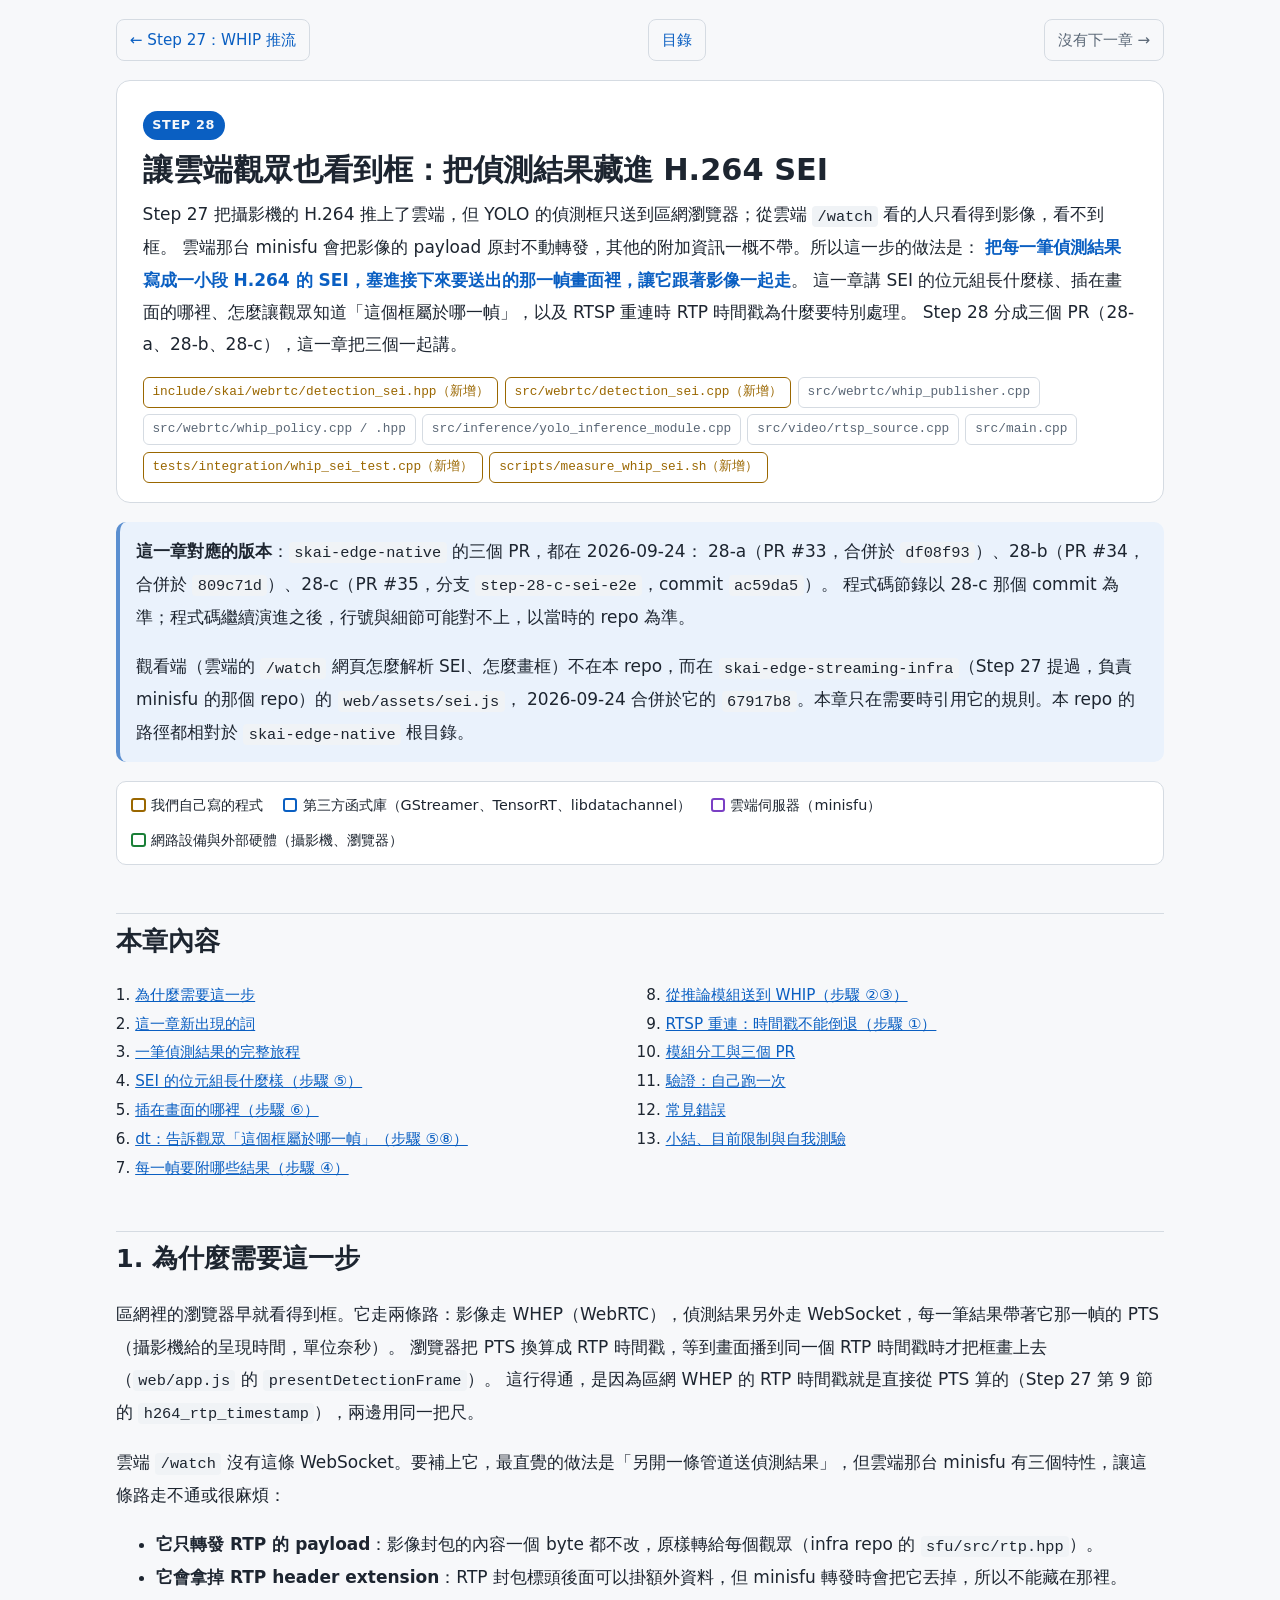
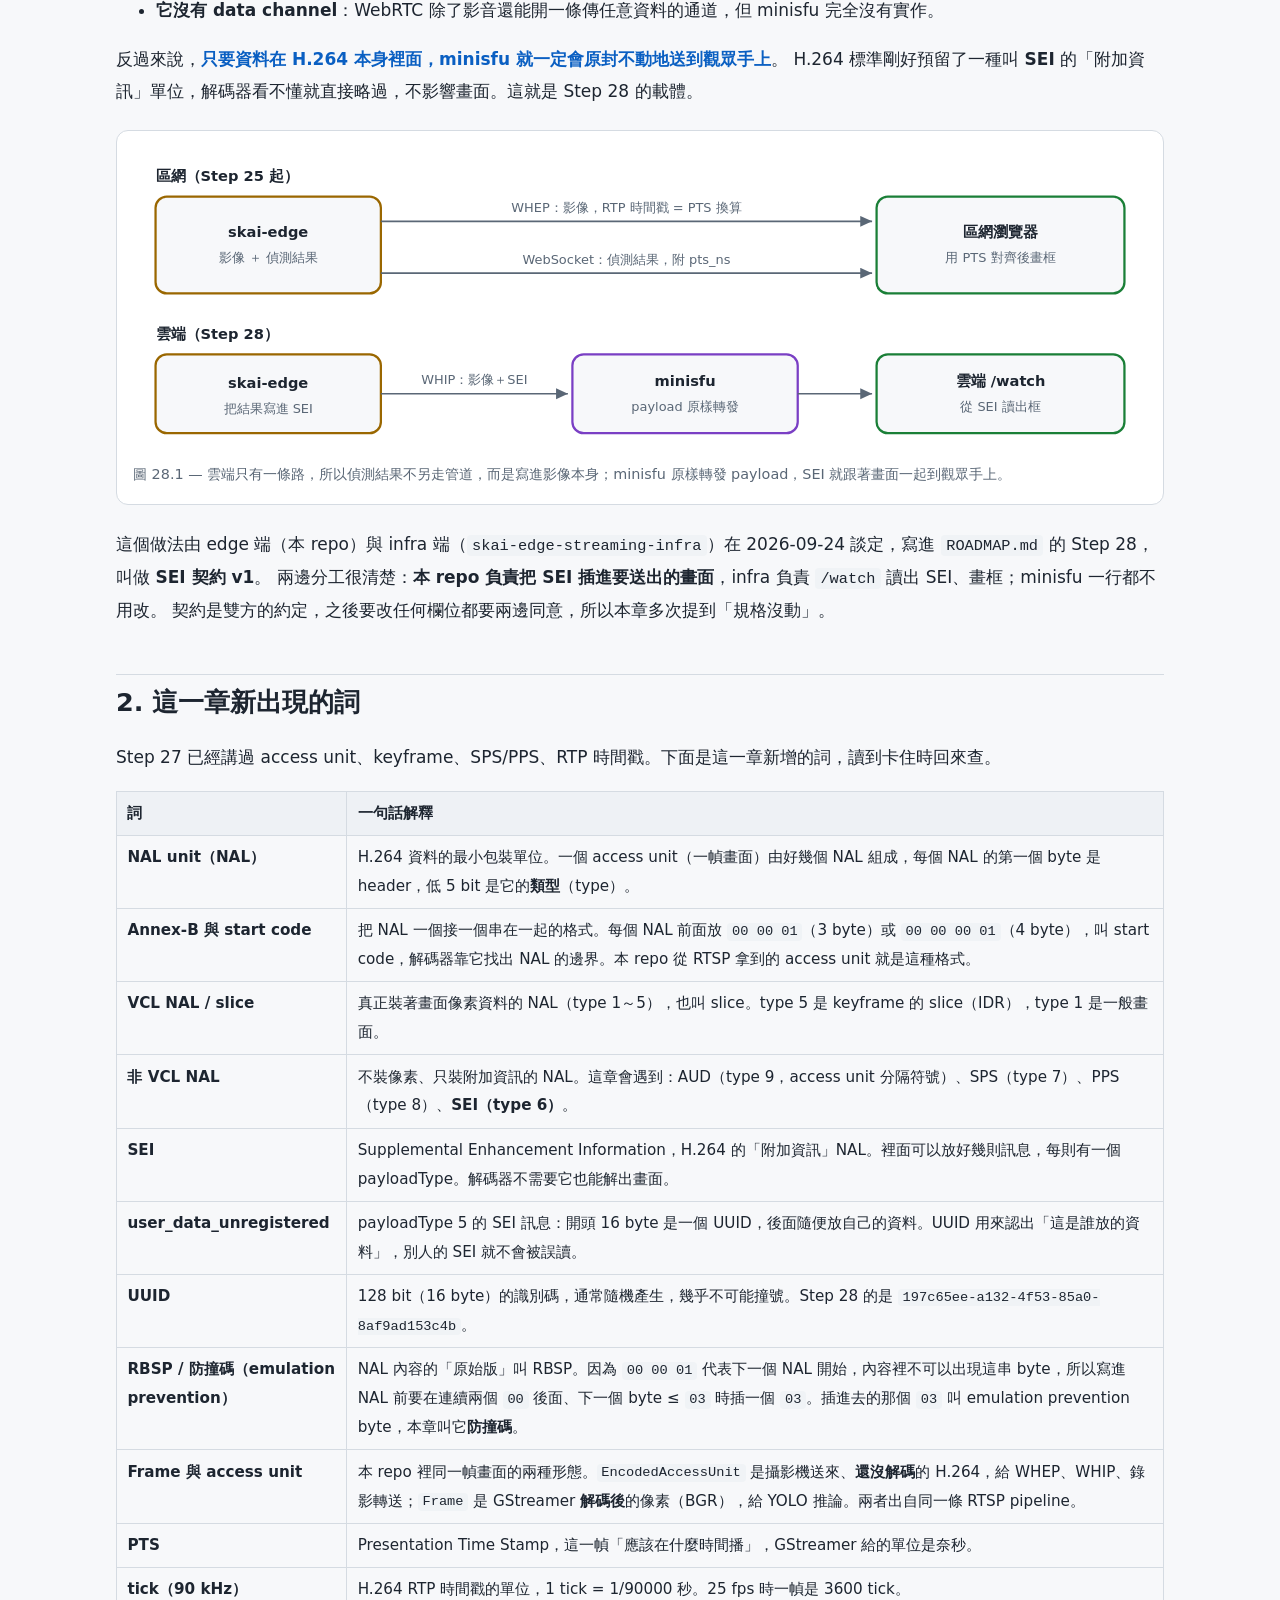
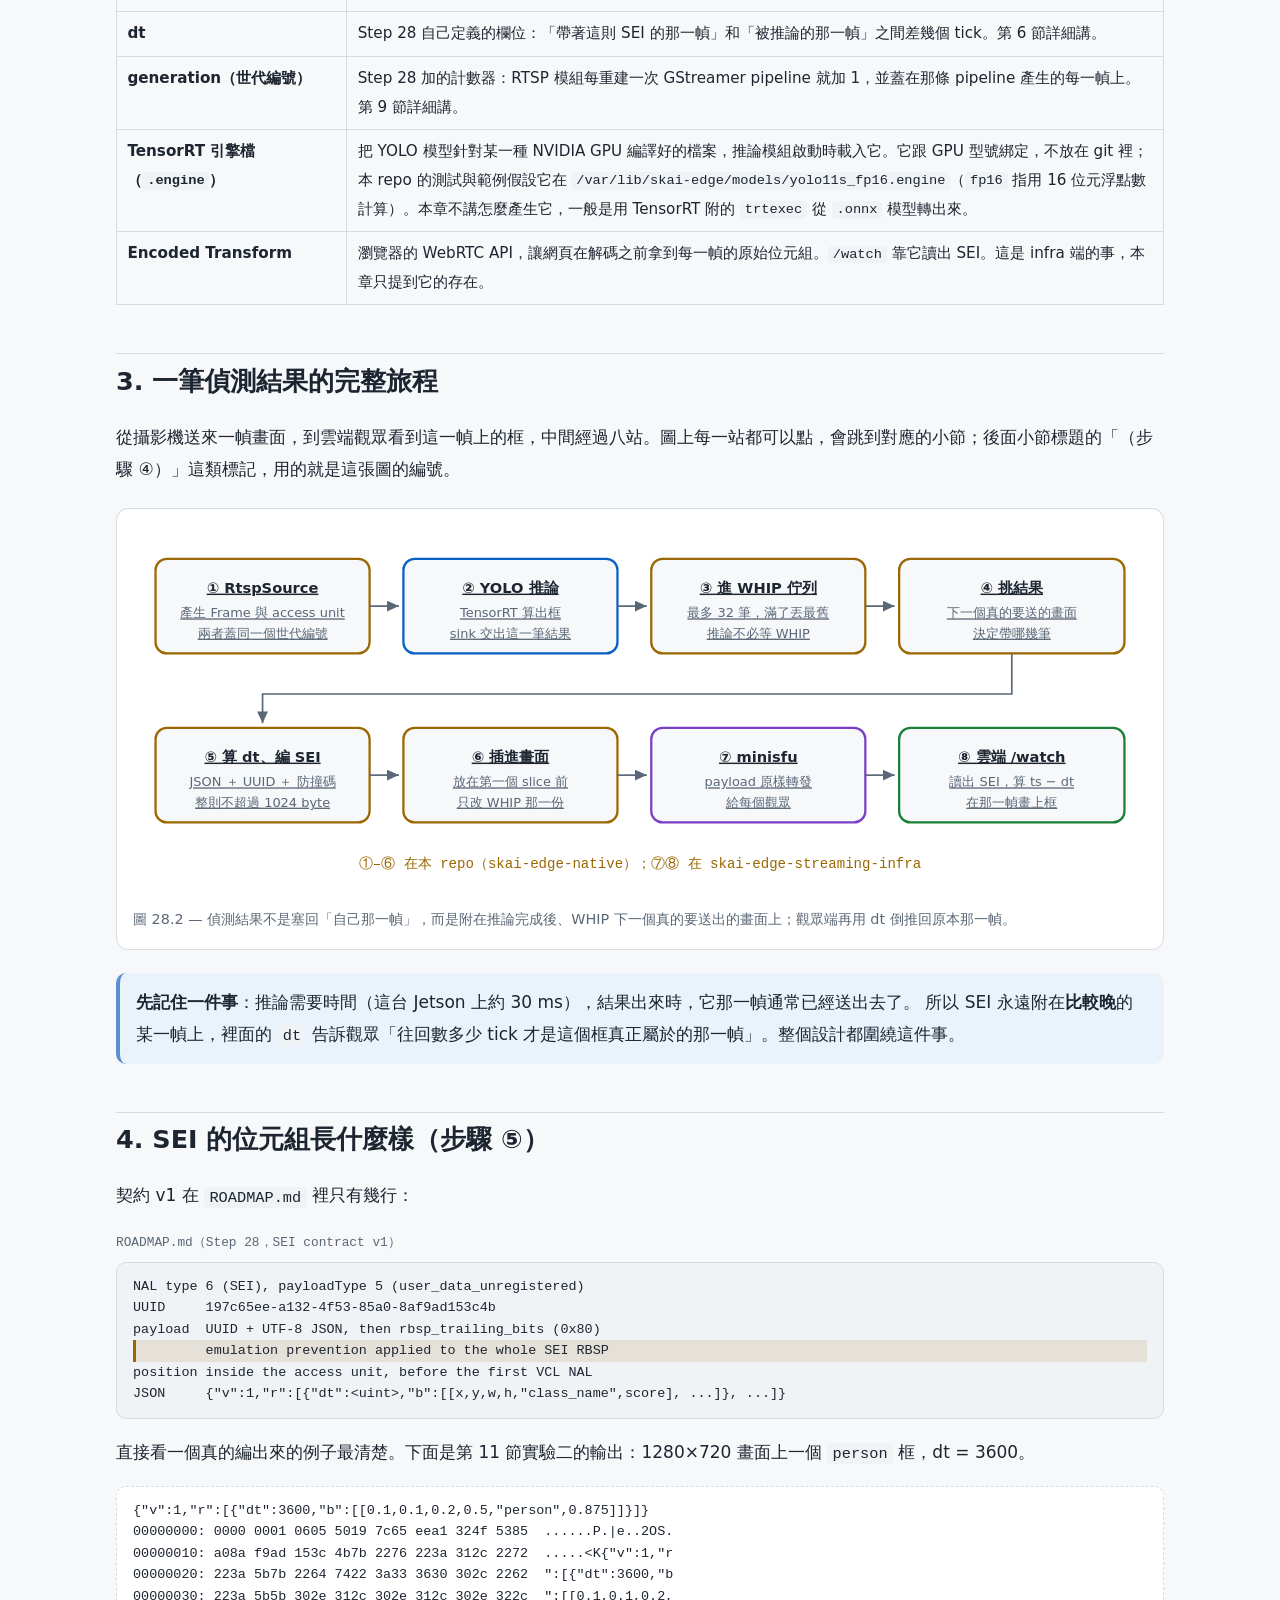
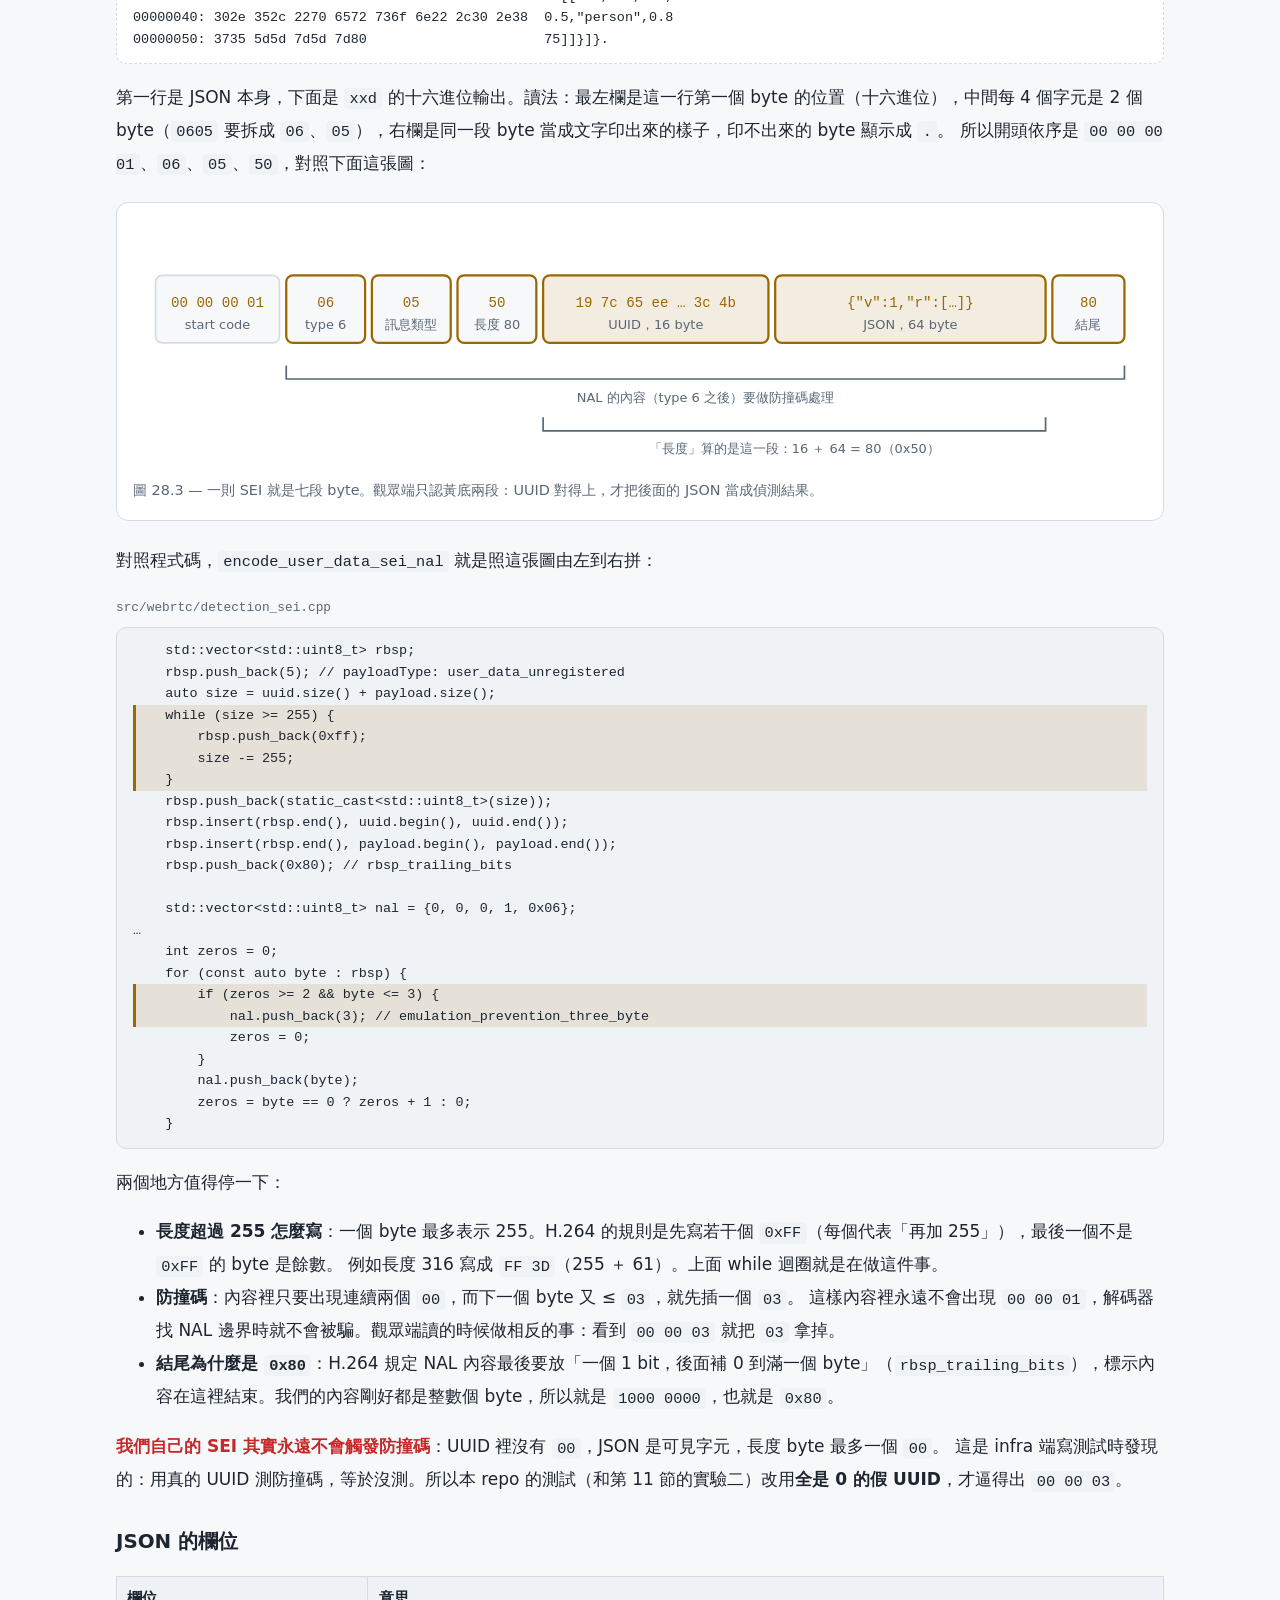
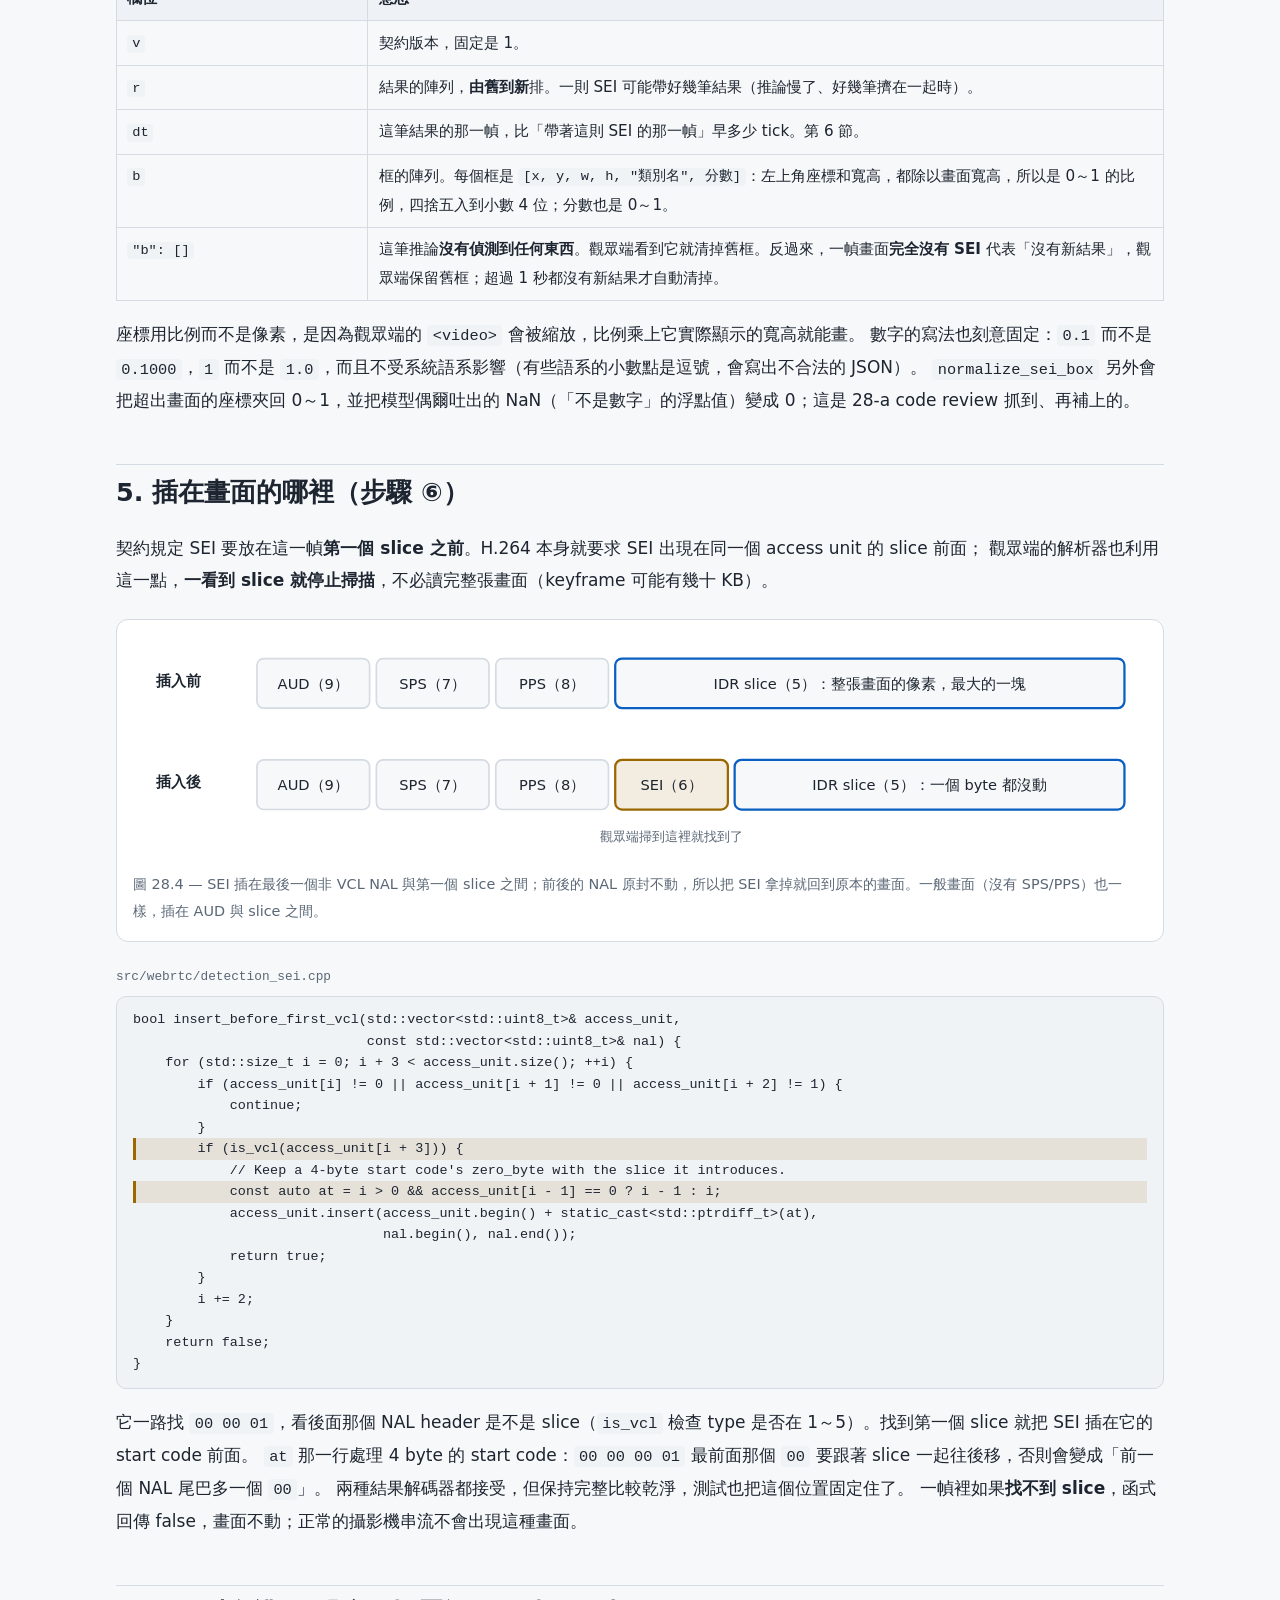
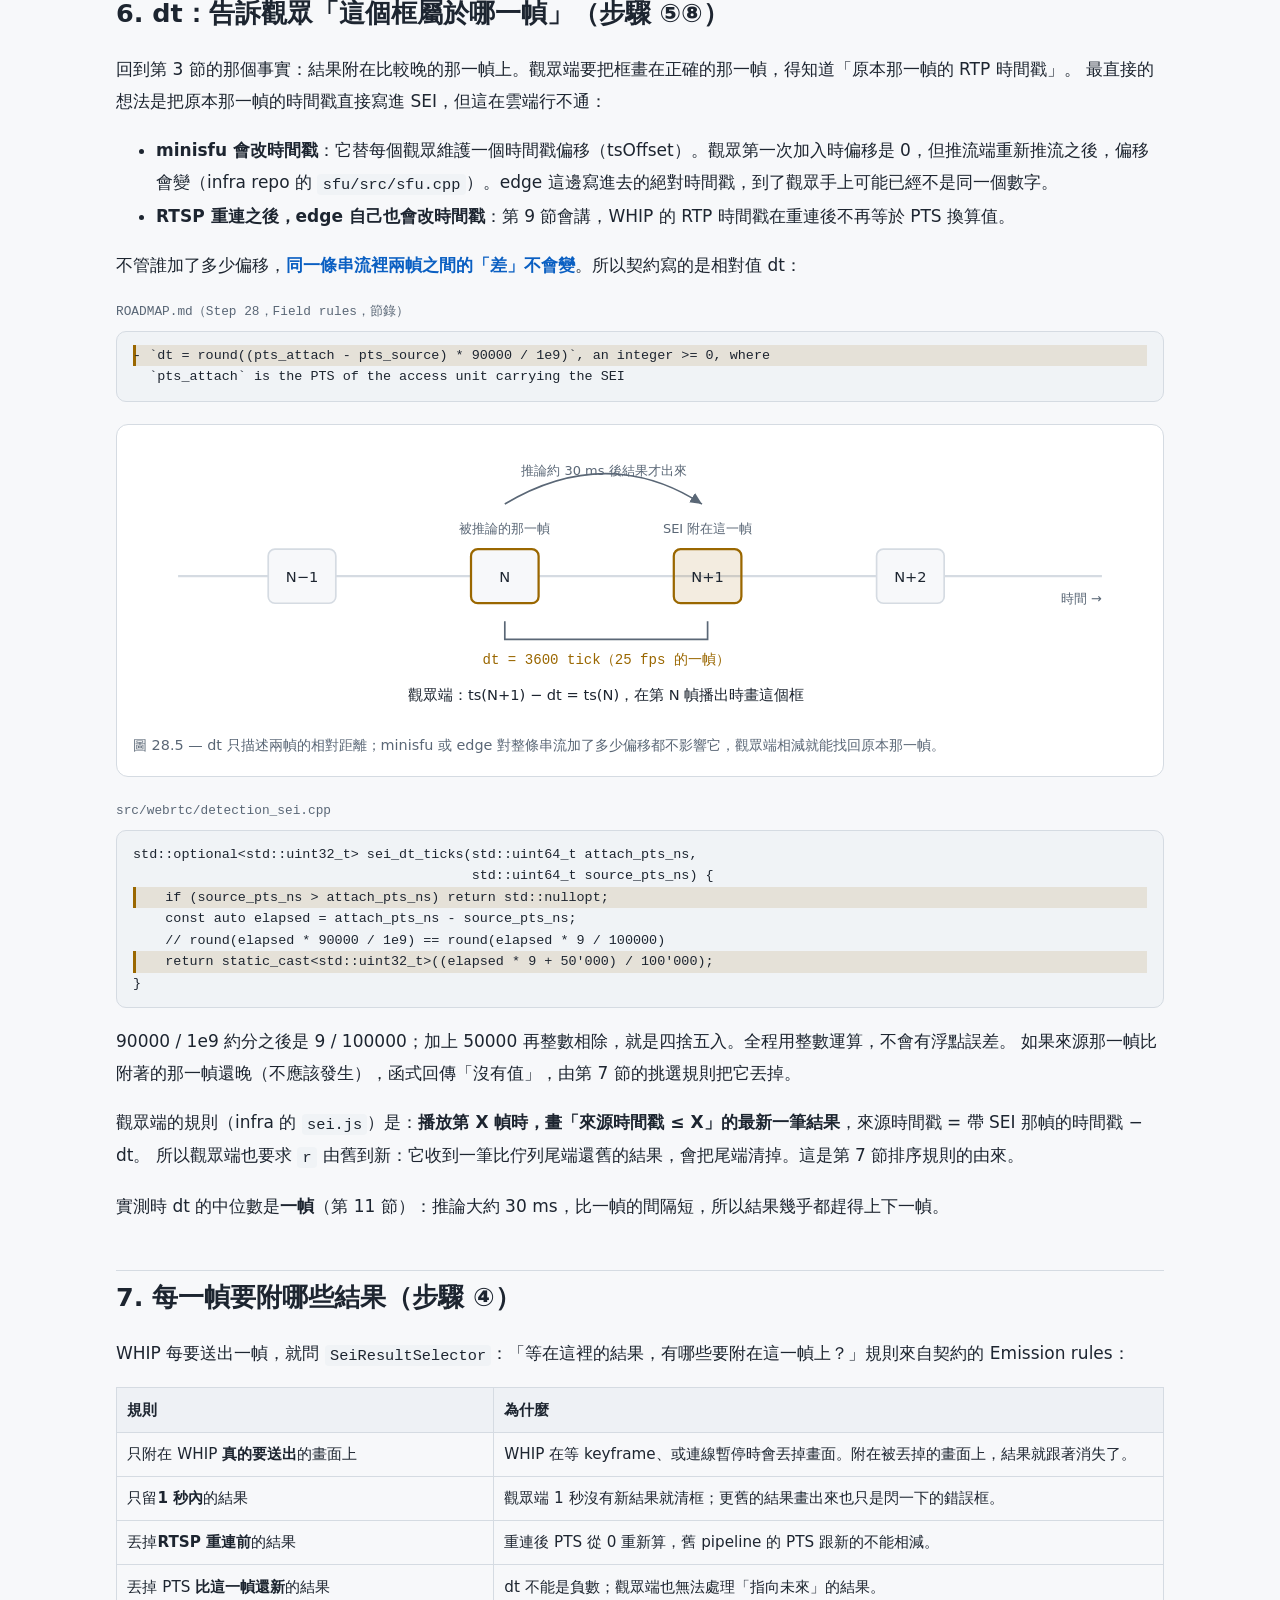
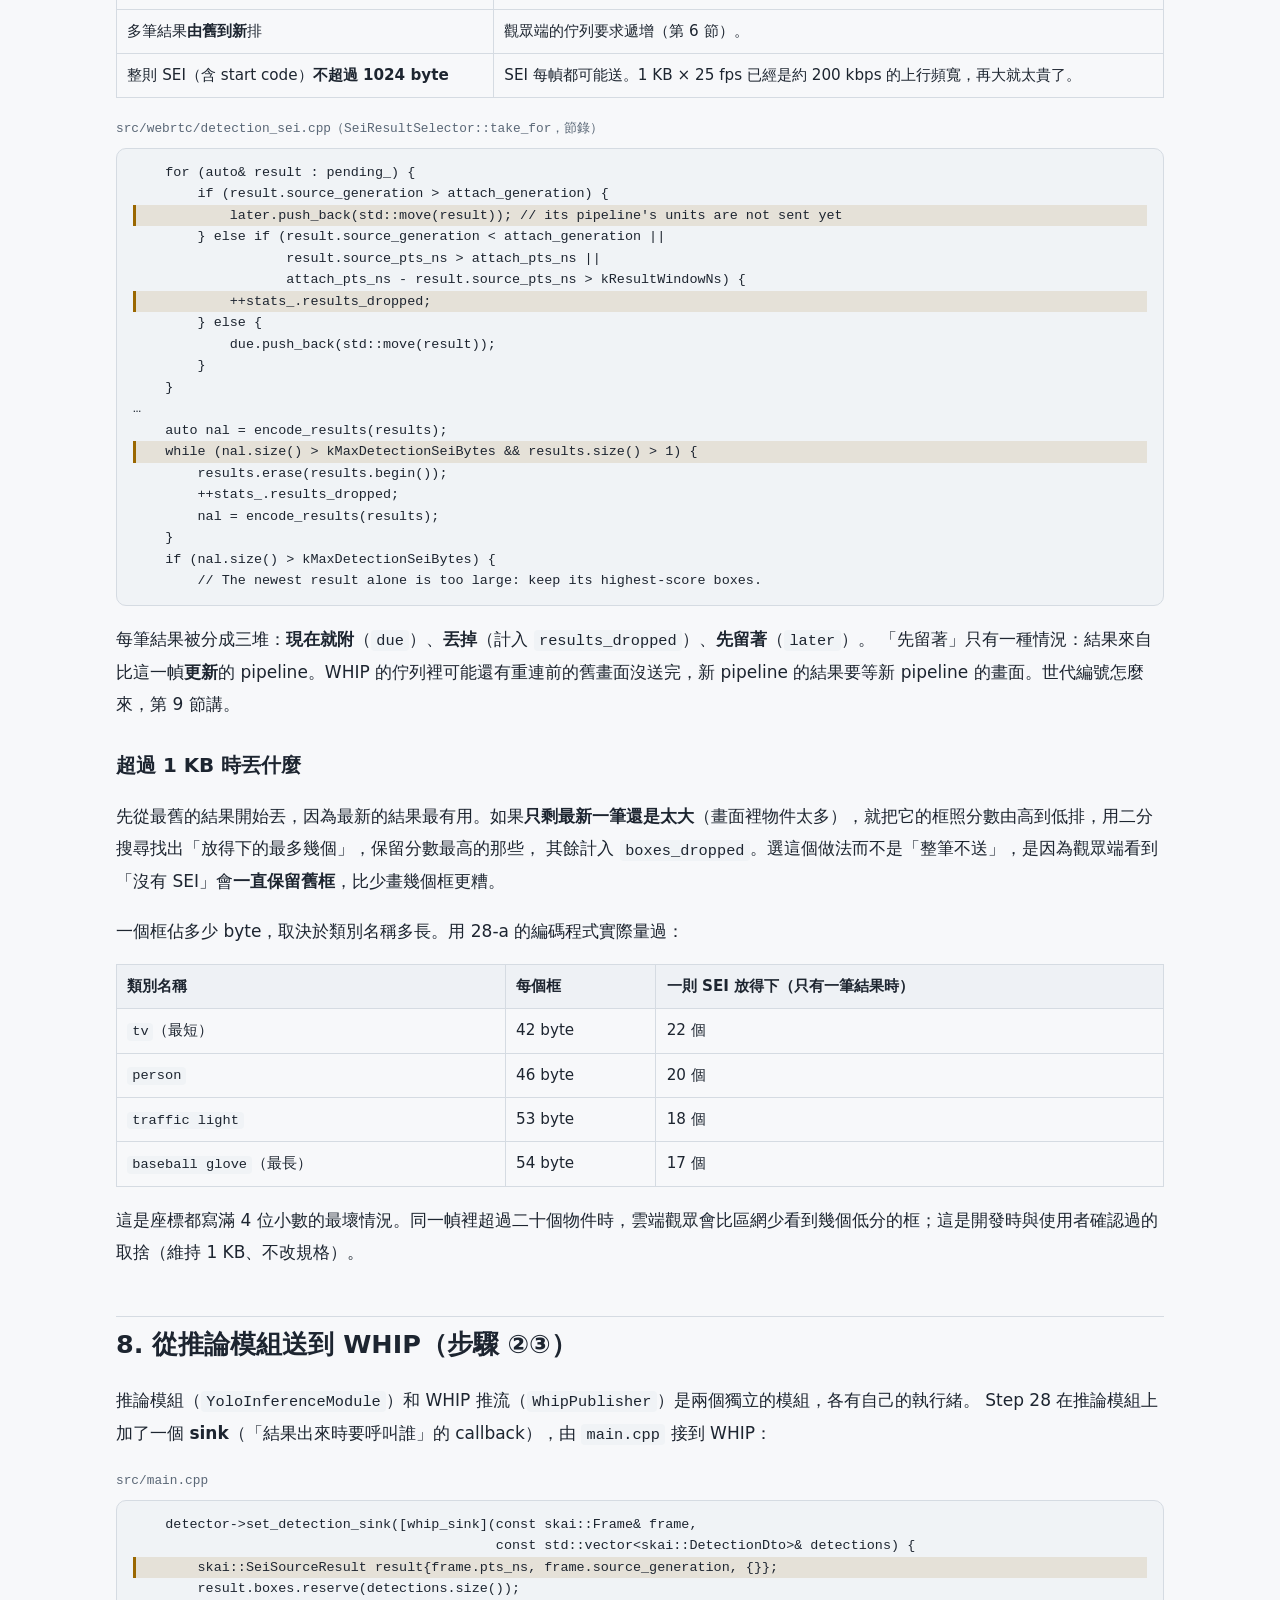
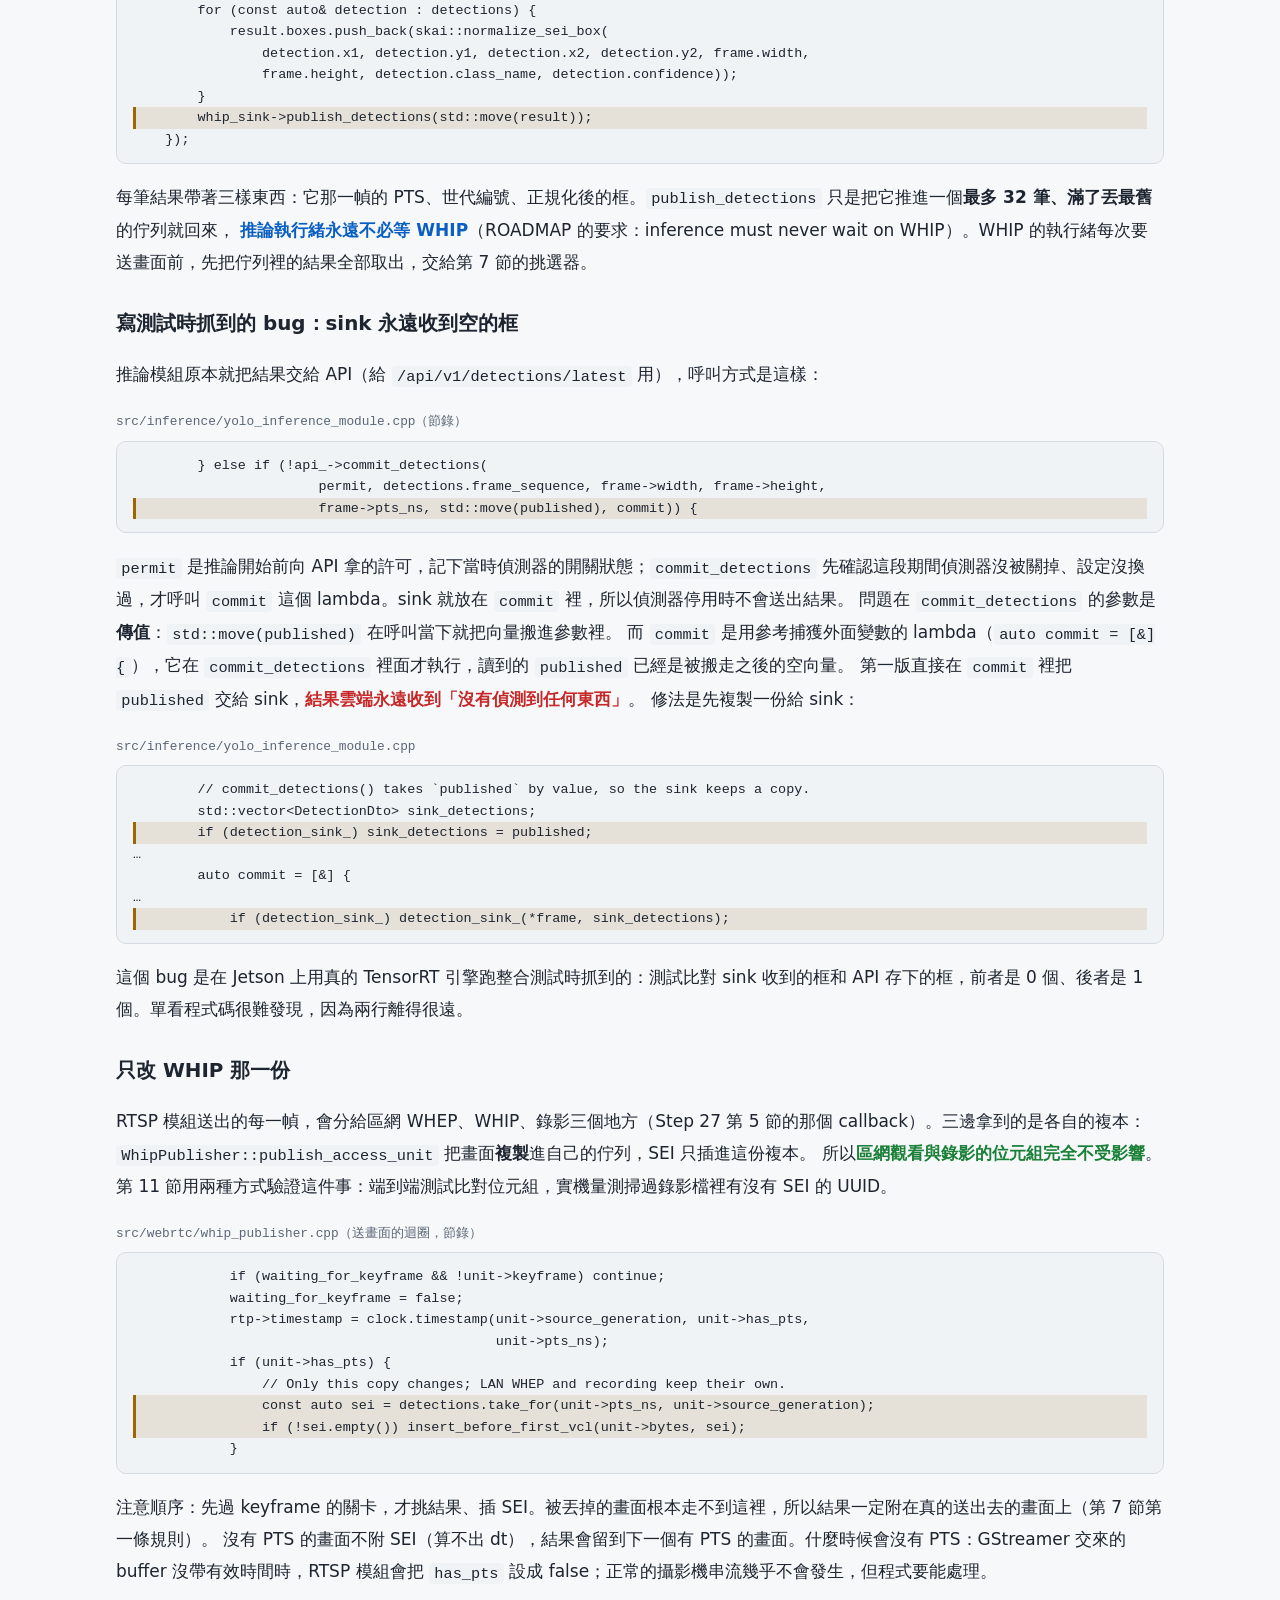
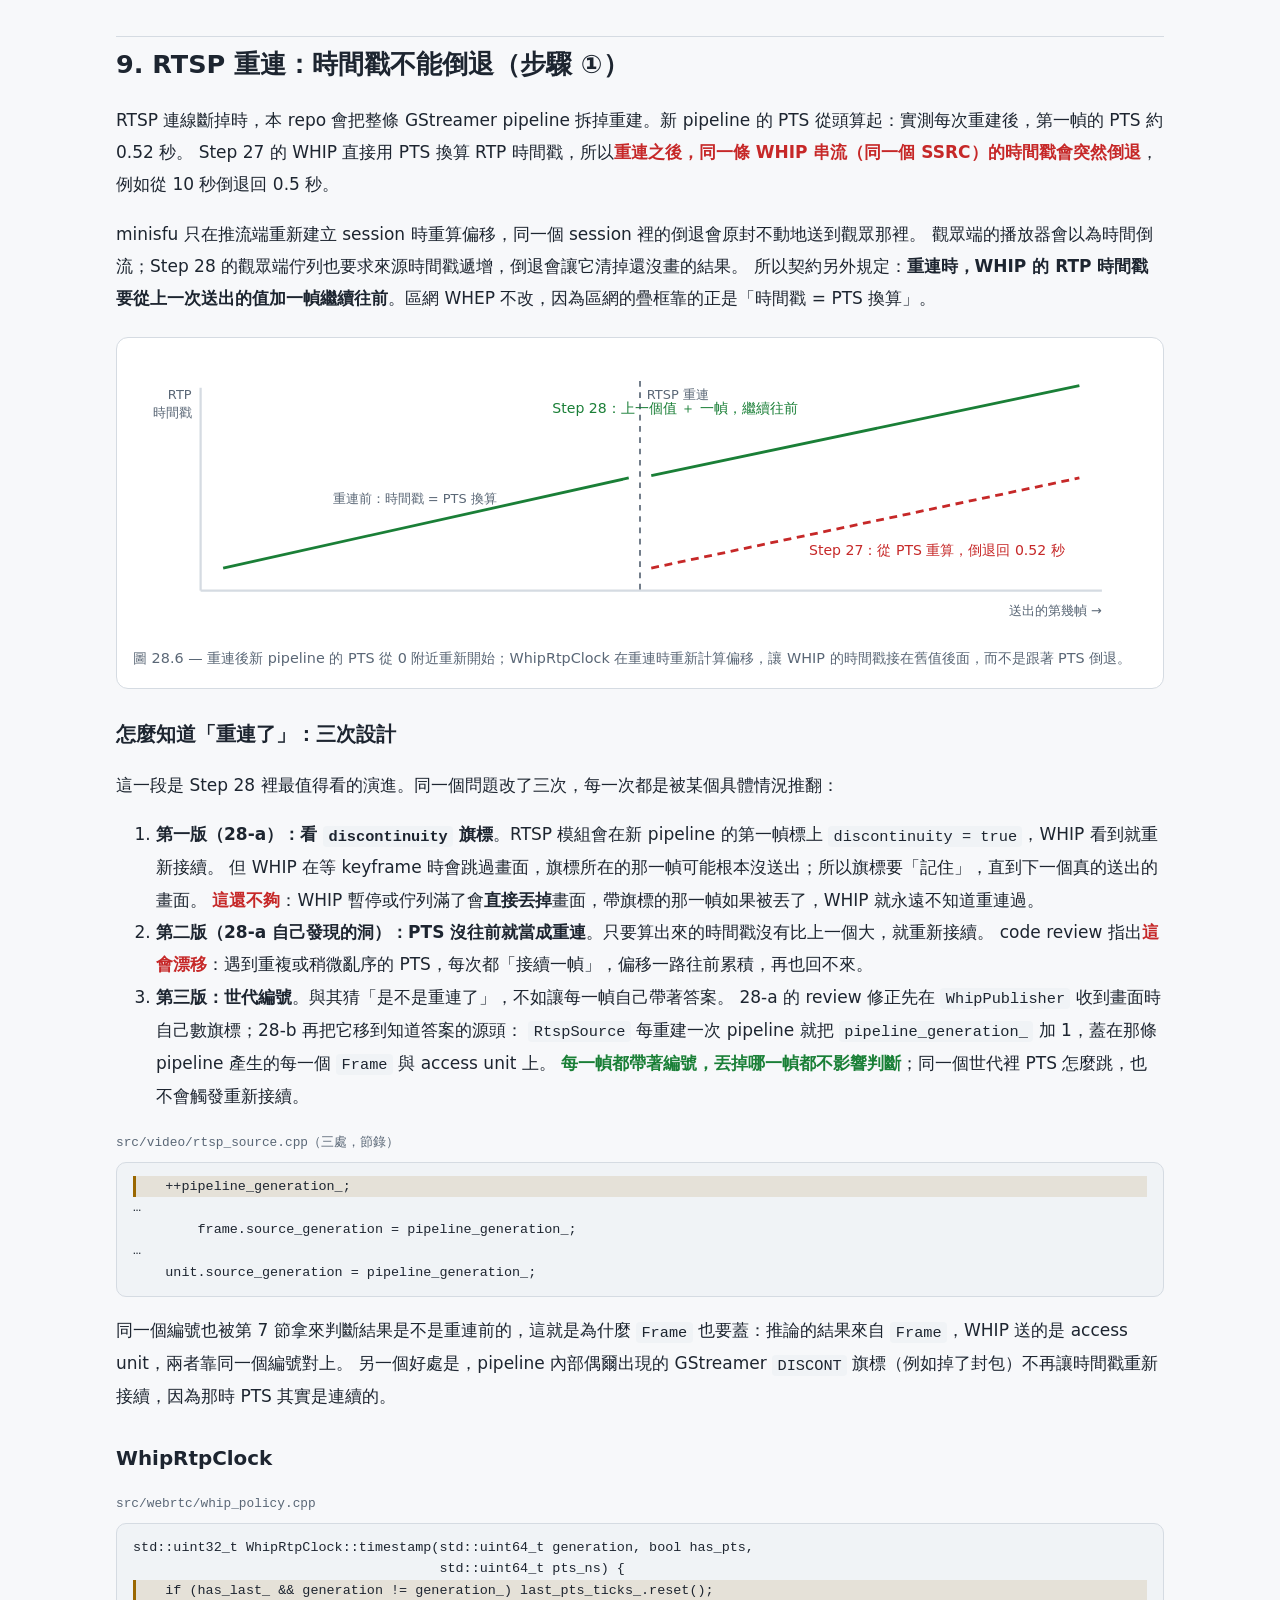
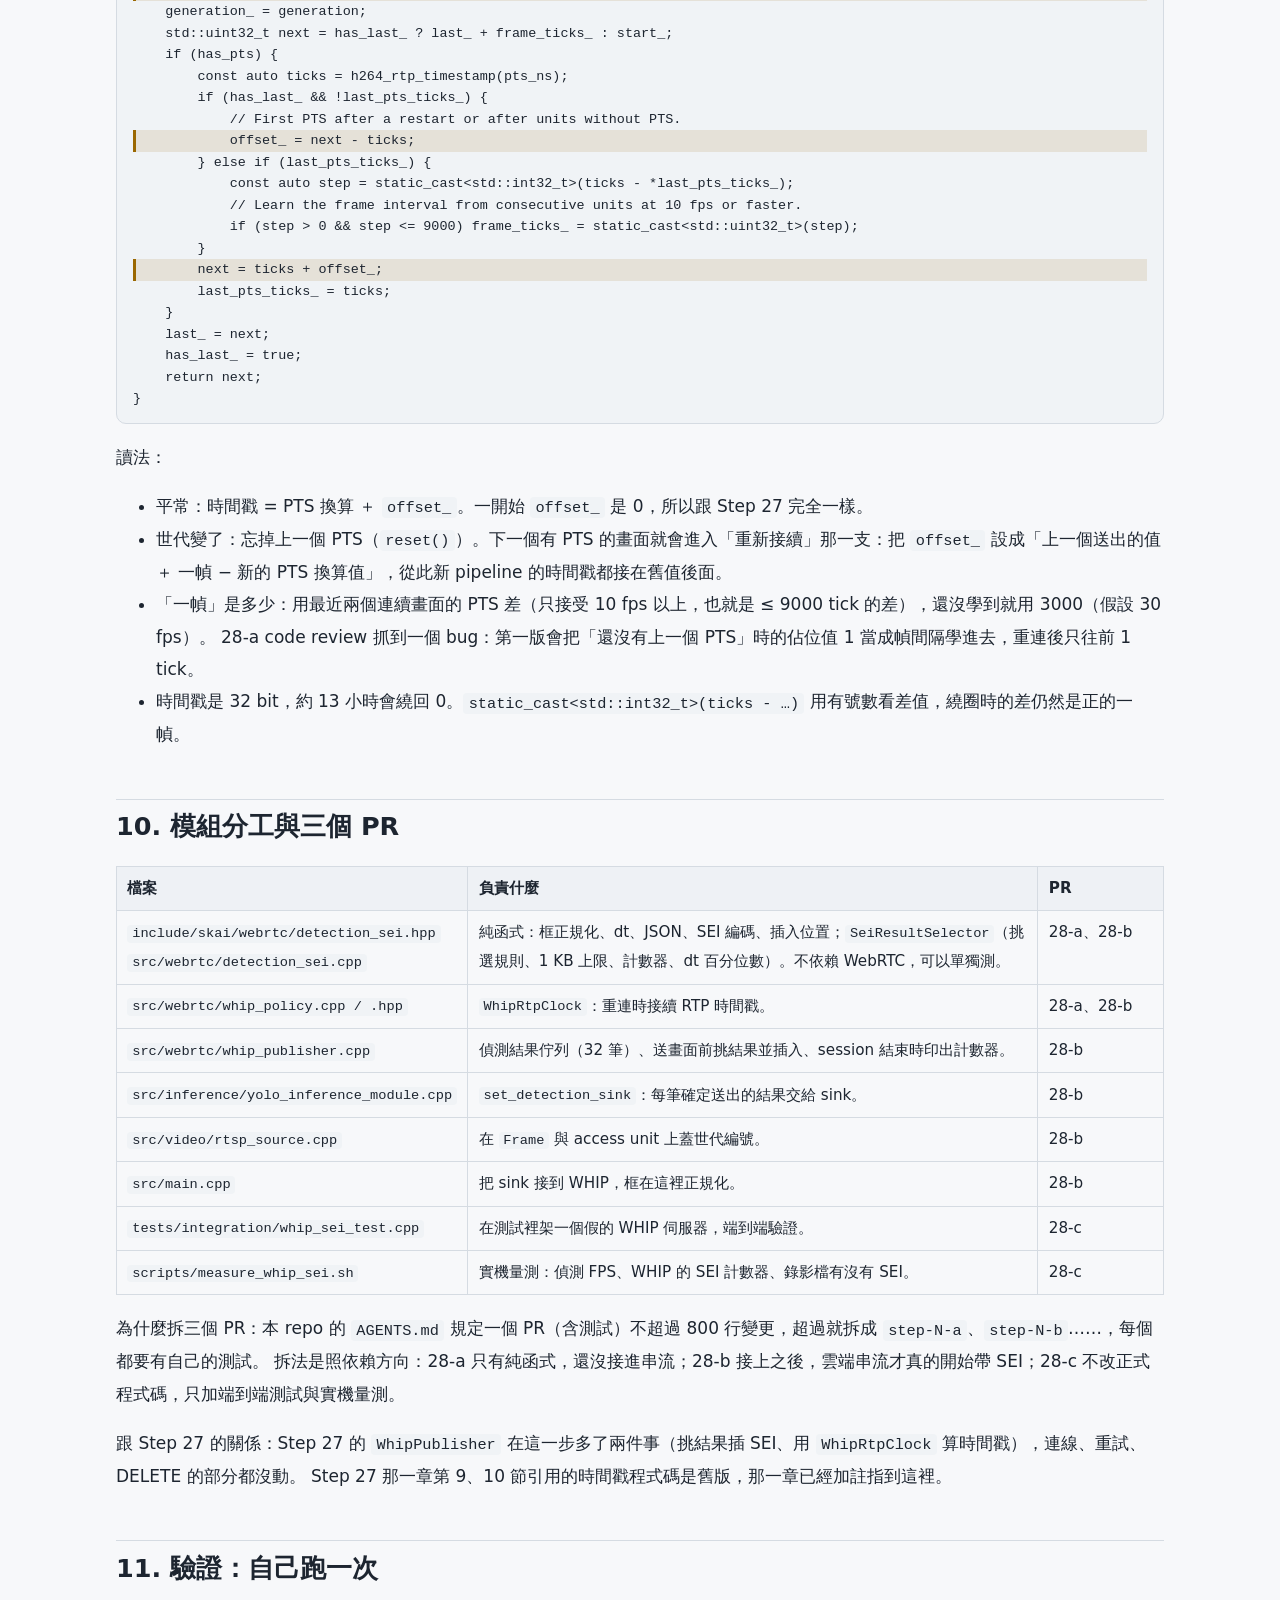
<file: docs/step28-sei-overlay.html>
<!DOCTYPE html>
<html lang="zh-Hant">
<head>
<meta charset="utf-8">
<meta name="viewport" content="width=device-width, initial-scale=1">
<title>Step 28 — 讓雲端觀眾也看到框：把偵測結果藏進 H.264 SEI</title>
<style>
:root {
  color-scheme: dark;
  --bg: #10141a;
  --bg-panel: #161c24;
  --fg: #dde5ec;
  --muted: #93a1af;
  --accent: #58a6ff;
  --accent-warm: #e3b341;
  --ok: #56d364;
  --bad: #f47067;
  --hairline: #2b3540;
  --code-bg: #171d25;
  --shell-bg: #0a0e12;
  --shell-fg: #c8d6e0;
  --hl-bg: rgba(227, 179, 65, 0.13);
  --note-bg: #142433;
  --note-border: #3a6ea5;
  --warn-bg: #2d2416;
  --warn-border: #b08834;
  --table-head-bg: #1b2330;
  /* 色彩＝執行者（全書固定） */
  --c-own: #e3b341;   /* 我們自己寫的程式 */
  --c-lib: #58a6ff;   /* 第三方函式庫 */
  --c-cloud: #c297ff; /* 雲端伺服器 */
  --c-net: #56d364;   /* 網路設備與外部硬體 */
}
@media (prefers-color-scheme: light) {
  :root:not([data-theme="dark"]) {
    color-scheme: light;
    --bg: #f7f8fa; --bg-panel: #ffffff; --fg: #1d2530; --muted: #5a6776;
    --accent: #0a5fc2; --accent-warm: #9a6700; --ok: #1a7f37; --bad: #c62828;
    --hairline: #d5dbe2; --code-bg: #f0f3f6; --shell-bg: #1b1f24; --shell-fg: #d6dee6;
    --hl-bg: rgba(154, 103, 0, 0.12);
    --note-bg: #eaf2fc; --note-border: #5b8fd0; --warn-bg: #fdf5e4; --warn-border: #c99a2e;
    --table-head-bg: #eef1f5;
    --c-own: #9a6700; --c-lib: #0a5fc2; --c-cloud: #7a3fc4; --c-net: #1a7f37;
  }
}
:root[data-theme="light"] {
  color-scheme: light;
  --bg: #f7f8fa; --bg-panel: #ffffff; --fg: #1d2530; --muted: #5a6776;
  --accent: #0a5fc2; --accent-warm: #9a6700; --ok: #1a7f37; --bad: #c62828;
  --hairline: #d5dbe2; --code-bg: #f0f3f6; --shell-bg: #1b1f24; --shell-fg: #d6dee6;
  --hl-bg: rgba(154, 103, 0, 0.12);
  --note-bg: #eaf2fc; --note-border: #5b8fd0; --warn-bg: #fdf5e4; --warn-border: #c99a2e;
  --table-head-bg: #eef1f5;
  --c-own: #9a6700; --c-lib: #0a5fc2; --c-cloud: #7a3fc4; --c-net: #1a7f37;
}
* { box-sizing: border-box; }
html { -webkit-text-size-adjust: 100%; scroll-behavior: smooth; }
body {
  margin: 0; background: var(--bg); color: var(--fg);
  font-family: system-ui, -apple-system, "Segoe UI", Roboto, "Noto Sans TC", "PingFang TC", "Microsoft JhengHei", sans-serif;
  font-size: 1.0625rem; line-height: 1.9;
}
.wrap { max-width: 1080px; margin: 0 auto; padding: 0 16px 4rem; }
a { color: var(--accent); }
h1, h2, h3 { line-height: 1.4; }
h2 { margin-top: 3rem; padding-top: .6rem; border-top: 1px solid var(--hairline); }
h3 { margin-top: 2rem; }
code { font-family: ui-monospace, "SFMono-Regular", Menlo, Consolas, monospace; font-size: .9em;
  background: var(--code-bg); padding: .1em .35em; border-radius: 4px; }
b.hl-ok { color: var(--ok); }
b.hl-bad { color: var(--bad); }
b.hl-key { color: var(--accent); }

/* pagenav */
.pagenav { display: flex; justify-content: space-between; gap: 1rem; margin: 1.2rem 0; font-size: .95rem; }
.pagenav a, .pagenav span { padding: .35rem .8rem; border: 1px solid var(--hairline); border-radius: 8px; text-decoration: none; }
.pagenav span { color: var(--muted); }

/* hero */
.hero { margin-top: 1rem; padding: 1.6rem 1.6rem 1.2rem; background: var(--bg-panel); border: 1px solid var(--hairline); border-radius: 14px; }
.badge { display: inline-block; font-size: .8rem; font-weight: 700; letter-spacing: .05em; padding: .15rem .6rem;
  border-radius: 999px; background: var(--accent); color: var(--bg); }
.hero h1 { margin: .6rem 0 .4rem; font-size: 1.9rem; }
.lead { color: var(--fg); margin: .4rem 0 1rem; }
.chips { display: flex; flex-wrap: wrap; gap: .4rem; }
.chip { font-family: ui-monospace, Menlo, Consolas, monospace; font-size: .8rem; padding: .15rem .55rem;
  border: 1px solid var(--hairline); border-radius: 6px; color: var(--muted); overflow-wrap: anywhere; }
.chip.new { border-color: var(--c-own); color: var(--c-own); }

/* legend */
.legend { display: flex; flex-wrap: wrap; gap: .5rem 1.2rem; font-size: .9rem; margin: 1rem 0; padding: .6rem .9rem;
  border: 1px solid var(--hairline); border-radius: 10px; background: var(--bg-panel); }
.legend i { display: inline-block; width: .9rem; height: .9rem; border-radius: 3px; border: 2px solid; vertical-align: -2px; margin-right: .35rem; }
.lg-own { border-color: var(--c-own) !important; }
.lg-lib { border-color: var(--c-lib) !important; }
.lg-cloud { border-color: var(--c-cloud) !important; }
.lg-net { border-color: var(--c-net) !important; }

/* callouts */
.note, .warn { padding: .8rem 1rem; border-radius: 10px; margin: 1.2rem 0; border-left: 4px solid; }
.note { background: var(--note-bg); border-color: var(--note-border); }
.warn { background: var(--warn-bg); border-color: var(--warn-border); }
.note > :first-child, .warn > :first-child { margin-top: 0; }
.note > :last-child, .warn > :last-child { margin-bottom: 0; }

/* tables */
.tbl { overflow-x: auto; margin: 1rem 0; }
table { border-collapse: collapse; width: 100%; font-size: .95rem; }
th, td { border: 1px solid var(--hairline); padding: .45rem .65rem; vertical-align: top; text-align: left; }
th { background: var(--table-head-bg); }

/* code */
.src { font-family: ui-monospace, Menlo, Consolas, monospace; font-size: .8rem; color: var(--muted); margin: 1.2rem 0 -.2rem; overflow-wrap: anywhere; }
pre { scrollbar-color: var(--hairline) transparent; margin: .6rem 0 1rem; padding: .8rem 1rem; overflow-x: auto; border-radius: 10px; font-size: .84rem; line-height: 1.6;
  font-family: ui-monospace, "SFMono-Regular", Menlo, Consolas, monospace; }
pre.code { background: var(--code-bg); border: 1px solid var(--hairline); }
pre.code .hl { display: inline-block; min-width: 100%; background: var(--hl-bg); box-shadow: inset 3px 0 0 var(--accent-warm); }
pre.shell { background: var(--shell-bg); color: var(--shell-fg); border: 1px solid var(--hairline); position: relative; padding-top: 1.9rem; }
pre.shell::before { content: "貼上執行"; position: absolute; top: .35rem; left: 1rem; font-size: .72rem; color: #58d68d;
  font-family: system-ui, sans-serif; letter-spacing: .08em; }
pre.out { background: var(--bg-panel); border: 1px dashed var(--hairline); color: var(--fg); }
.mk { display: inline-block; min-width: 1.35em; height: 1.35em; line-height: 1.35em; text-align: center; border-radius: 50%;
  background: var(--accent-warm); color: #10141a; font-size: .75em; font-weight: 700; margin-left: .6em; font-family: system-ui, sans-serif; }
ol.readout { padding-left: 0; list-style: none; }
ol.readout li { margin: .4rem 0; padding-left: 2rem; position: relative; }
ol.readout li .mk { position: absolute; left: 0; top: .3rem; margin: 0; }

/* figures */
figure.fig { margin: 1.4rem 0; padding: 1rem; background: var(--bg-panel); border: 1px solid var(--hairline); border-radius: 12px; overflow-x: auto; }
figure.fig svg { width: 100%; height: auto; display: block; min-width: 620px; }
figcaption { font-size: .9rem; color: var(--muted); margin-top: .6rem; }
.s-lbl { font-size: 13px; fill: var(--fg); }
.s-sm { font-size: 11.5px; fill: var(--muted); }
.s-mono { font-size: 11.5px; fill: var(--muted); font-family: ui-monospace, Menlo, Consolas, monospace; }
.s-key { font-size: 12.5px; fill: var(--accent-warm); font-family: ui-monospace, Menlo, Consolas, monospace; }
.s-box { fill: var(--bg); stroke: var(--hairline); stroke-width: 1.5; }
.s-box.own { stroke: var(--c-own); stroke-width: 2; }
.s-box.lib { stroke: var(--c-lib); stroke-width: 2; }
.s-box.cloud { stroke: var(--c-cloud); stroke-width: 2; }
.s-box.net { stroke: var(--c-net); stroke-width: 2; }
.s-box.sei { fill: var(--hl-bg); stroke: var(--accent-warm); stroke-width: 2; }
.s-line { stroke: var(--muted); stroke-width: 1.5; fill: none; }
.s-axis { stroke: var(--hairline); stroke-width: 2; }
.s-bad { font-size: 12.5px; fill: var(--bad); }
.s-ok { font-size: 12.5px; fill: var(--ok); }
.s-badline { stroke: var(--bad); stroke-width: 2.5; fill: none; }
.s-okline { stroke: var(--ok); stroke-width: 2.5; fill: none; }
svg a text { text-decoration: underline; text-decoration-color: var(--hairline); }
svg a:hover .s-lbl { fill: var(--accent); }

/* pitfalls grid */
.pit { display: grid; grid-template-columns: repeat(auto-fit, minmax(300px, 1fr)); gap: .9rem; margin: 1rem 0; }
.pit > div { background: var(--bg-panel); border: 1px solid var(--hairline); border-radius: 10px; padding: .8rem 1rem; font-size: .95rem; }
.pit h4 { margin: 0 0 .4rem; font-size: 1rem; }
.pit p { margin: .3rem 0; }
.pit .sym { color: var(--muted); }
.pit .res { color: var(--muted); }
.pit .fix { color: var(--ok); }
.pit .src-tag { font-size: .78rem; color: var(--muted); }

/* quiz */
details { background: var(--bg-panel); border: 1px solid var(--hairline); border-radius: 10px; padding: .6rem 1rem; margin: .7rem 0; }
summary { cursor: pointer; font-weight: 600; }
details[open] summary { margin-bottom: .5rem; }

.toc { columns: 2; column-gap: 2rem; font-size: .95rem; padding-left: 1.2rem; }
@media (max-width: 700px) { .toc { columns: 1; } .hero h1 { font-size: 1.5rem; } }
</style>
</head>
<body>
<div class="wrap">

<nav class="pagenav" aria-label="章節導覽">
  <a href="step27-whip-compare.html">← Step 27：WHIP 推流</a>
  <a href="index.html">目錄</a>
  <span>沒有下一章 →</span>
</nav>

<header class="hero">
  <span class="badge">STEP 28</span>
  <h1>讓雲端觀眾也看到框：把偵測結果藏進 H.264 SEI</h1>
  <p class="lead">
    Step 27 把攝影機的 H.264 推上了雲端，但 YOLO 的偵測框只送到區網瀏覽器；從雲端 <code>/watch</code> 看的人只看得到影像，看不到框。
    雲端那台 minisfu 會把影像的 payload 原封不動轉發，其他的附加資訊一概不帶。所以這一步的做法是：
    <b class="hl-key">把每一筆偵測結果寫成一小段 H.264 的 SEI，塞進接下來要送出的那一幀畫面裡，讓它跟著影像一起走</b>。
    這一章講 SEI 的位元組長什麼樣、插在畫面的哪裡、怎麼讓觀眾知道「這個框屬於哪一幀」，以及 RTSP 重連時 RTP 時間戳為什麼要特別處理。
    Step 28 分成三個 PR（28-a、28-b、28-c），這一章把三個一起講。
  </p>
  <div class="chips">
    <span class="chip new">include/skai/webrtc/detection_sei.hpp（新增）</span>
    <span class="chip new">src/webrtc/detection_sei.cpp（新增）</span>
    <span class="chip">src/webrtc/whip_publisher.cpp</span>
    <span class="chip">src/webrtc/whip_policy.cpp / .hpp</span>
    <span class="chip">src/inference/yolo_inference_module.cpp</span>
    <span class="chip">src/video/rtsp_source.cpp</span>
    <span class="chip">src/main.cpp</span>
    <span class="chip new">tests/integration/whip_sei_test.cpp（新增）</span>
    <span class="chip new">scripts/measure_whip_sei.sh（新增）</span>
  </div>
</header>

<div class="note">
  <p><b>這一章對應的版本</b>：<code>skai-edge-native</code> 的三個 PR，都在 2026-09-24：
  28-a（PR #33，合併於 <code>df08f93</code>）、28-b（PR #34，合併於 <code>809c71d</code>）、28-c（PR #35，分支 <code>step-28-c-sei-e2e</code>，commit <code>ac59da5</code>）。
  程式碼節錄以 28-c 那個 commit 為準；程式碼繼續演進之後，行號與細節可能對不上，以當時的 repo 為準。</p>
  <p>觀看端（雲端的 <code>/watch</code> 網頁怎麼解析 SEI、怎麼畫框）不在本 repo，而在 <code>skai-edge-streaming-infra</code>（Step 27 提過，負責 minisfu 的那個 repo）的 <code>web/assets/sei.js</code>，
  2026-09-24 合併於它的 <code>67917b8</code>。本章只在需要時引用它的規則。本 repo 的路徑都相對於 <code>skai-edge-native</code> 根目錄。</p>
</div>

<div class="legend" aria-label="圖例：顏色代表執行者">
  <span><i class="lg-own"></i>我們自己寫的程式</span>
  <span><i class="lg-lib"></i>第三方函式庫（GStreamer、TensorRT、libdatachannel）</span>
  <span><i class="lg-cloud"></i>雲端伺服器（minisfu）</span>
  <span><i class="lg-net"></i>網路設備與外部硬體（攝影機、瀏覽器）</span>
</div>

<h2 id="contents">本章內容</h2>
<ol class="toc">
  <li><a href="#why">為什麼需要這一步</a></li>
  <li><a href="#vocab">這一章新出現的詞</a></li>
  <li><a href="#journey">一筆偵測結果的完整旅程</a></li>
  <li><a href="#bytes">SEI 的位元組長什麼樣（步驟 ⑤）</a></li>
  <li><a href="#insert">插在畫面的哪裡（步驟 ⑥）</a></li>
  <li><a href="#dt">dt：告訴觀眾「這個框屬於哪一幀」（步驟 ⑤⑧）</a></li>
  <li><a href="#select">每一幀要附哪些結果（步驟 ④）</a></li>
  <li><a href="#feed">從推論模組送到 WHIP（步驟 ②③）</a></li>
  <li><a href="#restart">RTSP 重連：時間戳不能倒退（步驟 ①）</a></li>
  <li><a href="#modules">模組分工與三個 PR</a></li>
  <li><a href="#verify">驗證：自己跑一次</a></li>
  <li><a href="#pitfalls">常見錯誤</a></li>
  <li><a href="#recap">小結、目前限制與自我測驗</a></li>
</ol>

<!-- ============================================================ -->
<h2 id="why">1. 為什麼需要這一步</h2>

<p>
  區網裡的瀏覽器早就看得到框。它走兩條路：影像走 WHEP（WebRTC），偵測結果另外走 WebSocket，每一筆結果帶著它那一幀的 PTS（攝影機給的呈現時間，單位奈秒）。
  瀏覽器把 PTS 換算成 RTP 時間戳，等到畫面播到同一個 RTP 時間戳時才把框畫上去（<code>web/app.js</code> 的 <code>presentDetectionFrame</code>）。
  這行得通，是因為區網 WHEP 的 RTP 時間戳就是直接從 PTS 算的（Step 27 第 9 節的 <code>h264_rtp_timestamp</code>），兩邊用同一把尺。
</p>
<p>雲端 <code>/watch</code> 沒有這條 WebSocket。要補上它，最直覺的做法是「另開一條管道送偵測結果」，但雲端那台 minisfu 有三個特性，讓這條路走不通或很麻煩：</p>
<ul>
  <li><b>它只轉發 RTP 的 payload</b>：影像封包的內容一個 byte 都不改，原樣轉給每個觀眾（infra repo 的 <code>sfu/src/rtp.hpp</code>）。</li>
  <li><b>它會拿掉 RTP header extension</b>：RTP 封包標頭後面可以掛額外資料，但 minisfu 轉發時會把它丟掉，所以不能藏在那裡。</li>
  <li><b>它沒有 data channel</b>：WebRTC 除了影音還能開一條傳任意資料的通道，但 minisfu 完全沒有實作。</li>
</ul>
<p>
  反過來說，<b class="hl-key">只要資料在 H.264 本身裡面，minisfu 就一定會原封不動地送到觀眾手上</b>。
  H.264 標準剛好預留了一種叫 <b>SEI</b> 的「附加資訊」單位，解碼器看不懂就直接略過，不影響畫面。這就是 Step 28 的載體。
</p>

<figure class="fig">
<svg viewBox="0 0 900 270" role="img" aria-label="區網觀看用 WHEP 加 WebSocket 兩條路，雲端觀看只有一條 WHIP 影像路，偵測結果藏在影像的 SEI 裡">
  <defs>
    <marker id="ar1" markerWidth="9" markerHeight="9" refX="7" refY="3.2" orient="auto">
      <path d="M0,0 L7,3.2 L0,6.4 z" fill="var(--muted)"/>
    </marker>
  </defs>
  <text class="s-lbl" x="20" y="30" font-weight="700">區網（Step 25 起）</text>
  <rect x="20" y="44" width="200" height="86" rx="10" class="s-box own"/>
  <text class="s-lbl" x="120" y="80" text-anchor="middle" font-weight="700">skai-edge</text>
  <text class="s-sm" x="120" y="102" text-anchor="middle">影像 ＋ 偵測結果</text>
  <line x1="220" y1="66" x2="656" y2="66" class="s-line" marker-end="url(#ar1)"/>
  <text class="s-sm" x="438" y="58" text-anchor="middle">WHEP：影像，RTP 時間戳 = PTS 換算</text>
  <line x1="220" y1="112" x2="656" y2="112" class="s-line" marker-end="url(#ar1)"/>
  <text class="s-sm" x="438" y="104" text-anchor="middle">WebSocket：偵測結果，附 pts_ns</text>
  <rect x="660" y="44" width="220" height="86" rx="10" class="s-box net"/>
  <text class="s-lbl" x="770" y="80" text-anchor="middle" font-weight="700">區網瀏覽器</text>
  <text class="s-sm" x="770" y="102" text-anchor="middle">用 PTS 對齊後畫框</text>

  <text class="s-lbl" x="20" y="170" font-weight="700">雲端（Step 28）</text>
  <rect x="20" y="184" width="200" height="70" rx="10" class="s-box own"/>
  <text class="s-lbl" x="120" y="214" text-anchor="middle" font-weight="700">skai-edge</text>
  <text class="s-sm" x="120" y="236" text-anchor="middle">把結果寫進 SEI</text>
  <line x1="220" y1="219" x2="386" y2="219" class="s-line" marker-end="url(#ar1)"/>
  <text class="s-sm" x="303" y="210" text-anchor="middle">WHIP：影像＋SEI</text>
  <rect x="390" y="184" width="200" height="70" rx="10" class="s-box cloud"/>
  <text class="s-lbl" x="490" y="212" text-anchor="middle" font-weight="700">minisfu</text>
  <text class="s-sm" x="490" y="234" text-anchor="middle">payload 原樣轉發</text>
  <line x1="590" y1="219" x2="656" y2="219" class="s-line" marker-end="url(#ar1)"/>
  <rect x="660" y="184" width="220" height="70" rx="10" class="s-box net"/>
  <text class="s-lbl" x="770" y="212" text-anchor="middle" font-weight="700">雲端 /watch</text>
  <text class="s-sm" x="770" y="234" text-anchor="middle">從 SEI 讀出框</text>
</svg>
<figcaption>圖 28.1 — 雲端只有一條路，所以偵測結果不另走管道，而是寫進影像本身；minisfu 原樣轉發 payload，SEI 就跟著畫面一起到觀眾手上。</figcaption>
</figure>

<p>
  這個做法由 edge 端（本 repo）與 infra 端（<code>skai-edge-streaming-infra</code>）在 2026-09-24 談定，寫進 <code>ROADMAP.md</code> 的 Step 28，叫做 <b>SEI 契約 v1</b>。
  兩邊分工很清楚：<b>本 repo 負責把 SEI 插進要送出的畫面</b>，infra 負責 <code>/watch</code> 讀出 SEI、畫框；minisfu 一行都不用改。
  契約是雙方的約定，之後要改任何欄位都要兩邊同意，所以本章多次提到「規格沒動」。
</p>

<!-- ============================================================ -->
<h2 id="vocab">2. 這一章新出現的詞</h2>

<p>Step 27 已經講過 access unit、keyframe、SPS/PPS、RTP 時間戳。下面是這一章新增的詞，讀到卡住時回來查。</p>

<div class="tbl">
<table>
  <thead><tr><th style="width:22%">詞</th><th>一句話解釋</th></tr></thead>
  <tbody>
    <tr><td><b>NAL unit（NAL）</b></td><td>H.264 資料的最小包裝單位。一個 access unit（一幀畫面）由好幾個 NAL 組成，每個 NAL 的第一個 byte 是 header，低 5 bit 是它的<b>類型</b>（type）。</td></tr>
    <tr><td><b>Annex-B 與 start code</b></td><td>把 NAL 一個接一個串在一起的格式。每個 NAL 前面放 <code>00 00 01</code>（3 byte）或 <code>00 00 00 01</code>（4 byte），叫 start code，解碼器靠它找出 NAL 的邊界。本 repo 從 RTSP 拿到的 access unit 就是這種格式。</td></tr>
    <tr><td><b>VCL NAL / slice</b></td><td>真正裝著畫面像素資料的 NAL（type 1～5），也叫 slice。type 5 是 keyframe 的 slice（IDR），type 1 是一般畫面。</td></tr>
    <tr><td><b>非 VCL NAL</b></td><td>不裝像素、只裝附加資訊的 NAL。這章會遇到：AUD（type 9，access unit 分隔符號）、SPS（type 7）、PPS（type 8）、<b>SEI（type 6）</b>。</td></tr>
    <tr><td><b>SEI</b></td><td>Supplemental Enhancement Information，H.264 的「附加資訊」NAL。裡面可以放好幾則訊息，每則有一個 payloadType。解碼器不需要它也能解出畫面。</td></tr>
    <tr><td><b>user_data_unregistered</b></td><td>payloadType 5 的 SEI 訊息：開頭 16 byte 是一個 UUID，後面隨便放自己的資料。UUID 用來認出「這是誰放的資料」，別人的 SEI 就不會被誤讀。</td></tr>
    <tr><td><b>UUID</b></td><td>128 bit（16 byte）的識別碼，通常隨機產生，幾乎不可能撞號。Step 28 的是 <code>197c65ee-a132-4f53-85a0-8af9ad153c4b</code>。</td></tr>
    <tr><td><b>RBSP / 防撞碼（emulation prevention）</b></td><td>NAL 內容的「原始版」叫 RBSP。因為 <code>00 00 01</code> 代表下一個 NAL 開始，內容裡不可以出現這串 byte，所以寫進 NAL 前要在連續兩個 <code>00</code> 後面、下一個 byte ≤ <code>03</code> 時插一個 <code>03</code>。插進去的那個 <code>03</code> 叫 emulation prevention byte，本章叫它<b>防撞碼</b>。</td></tr>
    <tr><td><b>Frame 與 access unit</b></td><td>本 repo 裡同一幀畫面的兩種形態。<code>EncodedAccessUnit</code> 是攝影機送來、<b>還沒解碼</b>的 H.264，給 WHEP、WHIP、錄影轉送；<code>Frame</code> 是 GStreamer <b>解碼後</b>的像素（BGR），給 YOLO 推論。兩者出自同一條 RTSP pipeline。</td></tr>
    <tr><td><b>PTS</b></td><td>Presentation Time Stamp，這一幀「應該在什麼時間播」，GStreamer 給的單位是奈秒。</td></tr>
    <tr><td><b>tick（90 kHz）</b></td><td>H.264 RTP 時間戳的單位，1 tick = 1/90000 秒。25 fps 時一幀是 3600 tick。</td></tr>
    <tr><td><b>dt</b></td><td>Step 28 自己定義的欄位：「帶著這則 SEI 的那一幀」和「被推論的那一幀」之間差幾個 tick。第 6 節詳細講。</td></tr>
    <tr><td><b>generation（世代編號）</b></td><td>Step 28 加的計數器：RTSP 模組每重建一次 GStreamer pipeline 就加 1，並蓋在那條 pipeline 產生的每一幀上。第 9 節詳細講。</td></tr>
    <tr><td><b>TensorRT 引擎檔（<code>.engine</code>）</b></td><td>把 YOLO 模型針對某一種 NVIDIA GPU 編譯好的檔案，推論模組啟動時載入它。它跟 GPU 型號綁定，不放在 git 裡；本 repo 的測試與範例假設它在 <code>/var/lib/skai-edge/models/yolo11s_fp16.engine</code>（<code>fp16</code> 指用 16 位元浮點數計算）。本章不講怎麼產生它，一般是用 TensorRT 附的 <code>trtexec</code> 從 <code>.onnx</code> 模型轉出來。</td></tr>
    <tr><td><b>Encoded Transform</b></td><td>瀏覽器的 WebRTC API，讓網頁在解碼之前拿到每一幀的原始位元組。<code>/watch</code> 靠它讀出 SEI。這是 infra 端的事，本章只提到它的存在。</td></tr>
  </tbody>
</table>
</div>

<!-- ============================================================ -->
<h2 id="journey">3. 一筆偵測結果的完整旅程</h2>

<p>
  從攝影機送來一幀畫面，到雲端觀眾看到這一幀上的框，中間經過八站。圖上每一站都可以點，會跳到對應的小節；後面小節標題的「（步驟 ④）」這類標記，用的就是這張圖的編號。
</p>

<figure class="fig">
<svg viewBox="0 0 900 330" role="img" aria-label="一筆偵測結果從 RTSP 畫面、YOLO 推論、WHIP 佇列、挑選、編碼、插入，到 minisfu 轉發與 /watch 畫框的八個步驟">
  <defs>
    <marker id="ar2" markerWidth="9" markerHeight="9" refX="7" refY="3.2" orient="auto">
      <path d="M0,0 L7,3.2 L0,6.4 z" fill="var(--muted)"/>
    </marker>
  </defs>
  <a href="#restart">
    <rect x="20" y="30" width="190" height="84" rx="10" class="s-box own"/>
    <text class="s-lbl" x="115" y="60" text-anchor="middle" font-weight="700">① RtspSource</text>
    <text class="s-sm" x="115" y="82" text-anchor="middle">產生 Frame 與 access unit</text>
    <text class="s-sm" x="115" y="100" text-anchor="middle">兩者蓋同一個世代編號</text>
  </a>
  <a href="#feed">
    <rect x="240" y="30" width="190" height="84" rx="10" class="s-box lib"/>
    <text class="s-lbl" x="335" y="60" text-anchor="middle" font-weight="700">② YOLO 推論</text>
    <text class="s-sm" x="335" y="82" text-anchor="middle">TensorRT 算出框</text>
    <text class="s-sm" x="335" y="100" text-anchor="middle">sink 交出這一筆結果</text>
  </a>
  <a href="#feed">
    <rect x="460" y="30" width="190" height="84" rx="10" class="s-box own"/>
    <text class="s-lbl" x="555" y="60" text-anchor="middle" font-weight="700">③ 進 WHIP 佇列</text>
    <text class="s-sm" x="555" y="82" text-anchor="middle">最多 32 筆，滿了丟最舊</text>
    <text class="s-sm" x="555" y="100" text-anchor="middle">推論不必等 WHIP</text>
  </a>
  <a href="#select">
    <rect x="680" y="30" width="200" height="84" rx="10" class="s-box own"/>
    <text class="s-lbl" x="780" y="60" text-anchor="middle" font-weight="700">④ 挑結果</text>
    <text class="s-sm" x="780" y="82" text-anchor="middle">下一個真的要送的畫面</text>
    <text class="s-sm" x="780" y="100" text-anchor="middle">決定帶哪幾筆</text>
  </a>
  <line x1="210" y1="72" x2="236" y2="72" class="s-line" marker-end="url(#ar2)"/>
  <line x1="430" y1="72" x2="456" y2="72" class="s-line" marker-end="url(#ar2)"/>
  <line x1="650" y1="72" x2="676" y2="72" class="s-line" marker-end="url(#ar2)"/>
  <path d="M780,114 L780,150 L115,150 L115,176" class="s-line" marker-end="url(#ar2)"/>

  <a href="#bytes">
    <rect x="20" y="180" width="190" height="84" rx="10" class="s-box own"/>
    <text class="s-lbl" x="115" y="210" text-anchor="middle" font-weight="700">⑤ 算 dt、編 SEI</text>
    <text class="s-sm" x="115" y="232" text-anchor="middle">JSON ＋ UUID ＋ 防撞碼</text>
    <text class="s-sm" x="115" y="250" text-anchor="middle">整則不超過 1024 byte</text>
  </a>
  <a href="#insert">
    <rect x="240" y="180" width="190" height="84" rx="10" class="s-box own"/>
    <text class="s-lbl" x="335" y="210" text-anchor="middle" font-weight="700">⑥ 插進畫面</text>
    <text class="s-sm" x="335" y="232" text-anchor="middle">放在第一個 slice 前</text>
    <text class="s-sm" x="335" y="250" text-anchor="middle">只改 WHIP 那一份</text>
  </a>
  <a href="#why">
    <rect x="460" y="180" width="190" height="84" rx="10" class="s-box cloud"/>
    <text class="s-lbl" x="555" y="210" text-anchor="middle" font-weight="700">⑦ minisfu</text>
    <text class="s-sm" x="555" y="232" text-anchor="middle">payload 原樣轉發</text>
    <text class="s-sm" x="555" y="250" text-anchor="middle">給每個觀眾</text>
  </a>
  <a href="#dt">
    <rect x="680" y="180" width="200" height="84" rx="10" class="s-box net"/>
    <text class="s-lbl" x="780" y="210" text-anchor="middle" font-weight="700">⑧ 雲端 /watch</text>
    <text class="s-sm" x="780" y="232" text-anchor="middle">讀出 SEI，算 ts − dt</text>
    <text class="s-sm" x="780" y="250" text-anchor="middle">在那一幀畫上框</text>
  </a>
  <line x1="210" y1="222" x2="236" y2="222" class="s-line" marker-end="url(#ar2)"/>
  <line x1="430" y1="222" x2="456" y2="222" class="s-line" marker-end="url(#ar2)"/>
  <line x1="650" y1="222" x2="676" y2="222" class="s-line" marker-end="url(#ar2)"/>
  <text class="s-key" x="450" y="304" text-anchor="middle">①–⑥ 在本 repo（skai-edge-native）；⑦⑧ 在 skai-edge-streaming-infra</text>
</svg>
<figcaption>圖 28.2 — 偵測結果不是塞回「自己那一幀」，而是附在推論完成後、WHIP 下一個真的要送出的畫面上；觀眾端再用 dt 倒推回原本那一幀。</figcaption>
</figure>

<div class="note">
  <p><b>先記住一件事</b>：推論需要時間（這台 Jetson 上約 30 ms），結果出來時，它那一幀通常已經送出去了。
  所以 SEI 永遠附在<b>比較晚</b>的某一幀上，裡面的 <code>dt</code> 告訴觀眾「往回數多少 tick 才是這個框真正屬於的那一幀」。整個設計都圍繞這件事。</p>
</div>

<!-- ============================================================ -->
<h2 id="bytes">4. SEI 的位元組長什麼樣（步驟 ⑤）</h2>

<p>契約 v1 在 <code>ROADMAP.md</code> 裡只有幾行：</p>
<div class="src">ROADMAP.md（Step 28，SEI contract v1）</div>
<pre class="code" data-src="ROADMAP.md">NAL type 6 (SEI), payloadType 5 (user_data_unregistered)
UUID     197c65ee-a132-4f53-85a0-8af9ad153c4b
payload  UUID + UTF-8 JSON, then rbsp_trailing_bits (0x80)
<span class="hl">         emulation prevention applied to the whole SEI RBSP</span>
position inside the access unit, before the first VCL NAL
JSON     {"v":1,"r":[{"dt":&lt;uint&gt;,"b":[[x,y,w,h,"class_name",score], ...]}, ...]}</pre>
<p>
  直接看一個真的編出來的例子最清楚。下面是第 11 節實驗二的輸出：1280×720 畫面上一個 <code>person</code> 框，dt = 3600。
</p>
<pre class="out">{"v":1,"r":[{"dt":3600,"b":[[0.1,0.1,0.2,0.5,"person",0.875]]}]}
00000000: 0000 0001 0605 5019 7c65 eea1 324f 5385  ......P.|e..2OS.
00000010: a08a f9ad 153c 4b7b 2276 223a 312c 2272  .....&lt;K{"v":1,"r
00000020: 223a 5b7b 2264 7422 3a33 3630 302c 2262  ":[{"dt":3600,"b
00000030: 223a 5b5b 302e 312c 302e 312c 302e 322c  ":[[0.1,0.1,0.2,
00000040: 302e 352c 2270 6572 736f 6e22 2c30 2e38  0.5,"person",0.8
00000050: 3735 5d5d 7d5d 7d80                      75]]}]}.</pre>
<p>
  第一行是 JSON 本身，下面是 <code>xxd</code> 的十六進位輸出。讀法：最左欄是這一行第一個 byte 的位置（十六進位），中間每 4 個字元是 2 個 byte（<code>0605</code> 要拆成 <code>06</code>、<code>05</code>），右欄是同一段 byte 當成文字印出來的樣子，印不出來的 byte 顯示成 <code>.</code>。
  所以開頭依序是 <code>00 00 00 01</code>、<code>06</code>、<code>05</code>、<code>50</code>，對照下面這張圖：
</p>

<figure class="fig">
<svg viewBox="0 0 900 220" role="img" aria-label="一則 SEI NAL 從左到右依序是 start code、NAL header、payloadType、payloadSize、16 byte UUID、JSON、結尾 0x80">
  <rect x="20" y="50" width="110" height="60" rx="6" class="s-box"/>
  <text class="s-key" x="75" y="78" text-anchor="middle">00 00 00 01</text>
  <text class="s-sm" x="75" y="98" text-anchor="middle">start code</text>
  <rect x="136" y="50" width="70" height="60" rx="6" class="s-box own"/>
  <text class="s-key" x="171" y="78" text-anchor="middle">06</text>
  <text class="s-sm" x="171" y="98" text-anchor="middle">type 6</text>
  <rect x="212" y="50" width="70" height="60" rx="6" class="s-box own"/>
  <text class="s-key" x="247" y="78" text-anchor="middle">05</text>
  <text class="s-sm" x="247" y="98" text-anchor="middle">訊息類型</text>
  <rect x="288" y="50" width="70" height="60" rx="6" class="s-box own"/>
  <text class="s-key" x="323" y="78" text-anchor="middle">50</text>
  <text class="s-sm" x="323" y="98" text-anchor="middle">長度 80</text>
  <rect x="364" y="50" width="200" height="60" rx="6" class="s-box sei"/>
  <text class="s-key" x="464" y="78" text-anchor="middle">19 7c 65 ee … 3c 4b</text>
  <text class="s-sm" x="464" y="98" text-anchor="middle">UUID，16 byte</text>
  <rect x="570" y="50" width="240" height="60" rx="6" class="s-box sei"/>
  <text class="s-key" x="690" y="78" text-anchor="middle">{"v":1,"r":[…]}</text>
  <text class="s-sm" x="690" y="98" text-anchor="middle">JSON，64 byte</text>
  <rect x="816" y="50" width="64" height="60" rx="6" class="s-box own"/>
  <text class="s-key" x="848" y="78" text-anchor="middle">80</text>
  <text class="s-sm" x="848" y="98" text-anchor="middle">結尾</text>
  <path d="M136,130 L136,142 L880,142 L880,130" class="s-line"/>
  <text class="s-sm" x="508" y="162" text-anchor="middle">NAL 的內容（type 6 之後）要做防撞碼處理</text>
  <path d="M364,176 L364,188 L810,188 L810,176" class="s-line"/>
  <text class="s-sm" x="587" y="208" text-anchor="middle">「長度」算的是這一段：16 ＋ 64 = 80（0x50）</text>
</svg>
<figcaption>圖 28.3 — 一則 SEI 就是七段 byte。觀眾端只認黃底兩段：UUID 對得上，才把後面的 JSON 當成偵測結果。</figcaption>
</figure>

<p>對照程式碼，<code>encode_user_data_sei_nal</code> 就是照這張圖由左到右拼：</p>
<div class="src">src/webrtc/detection_sei.cpp</div>
<pre class="code" data-src="src/webrtc/detection_sei.cpp">    std::vector&lt;std::uint8_t&gt; rbsp;
    rbsp.push_back(5); // payloadType: user_data_unregistered
    auto size = uuid.size() + payload.size();
<span class="hl">    while (size &gt;= 255) {</span>
<span class="hl">        rbsp.push_back(0xff);</span>
<span class="hl">        size -= 255;</span>
<span class="hl">    }</span>
    rbsp.push_back(static_cast&lt;std::uint8_t&gt;(size));
    rbsp.insert(rbsp.end(), uuid.begin(), uuid.end());
    rbsp.insert(rbsp.end(), payload.begin(), payload.end());
    rbsp.push_back(0x80); // rbsp_trailing_bits

    std::vector&lt;std::uint8_t&gt; nal = {0, 0, 0, 1, 0x06};
…
    int zeros = 0;
    for (const auto byte : rbsp) {
<span class="hl">        if (zeros &gt;= 2 &amp;&amp; byte &lt;= 3) {</span>
<span class="hl">            nal.push_back(3); // emulation_prevention_three_byte</span>
            zeros = 0;
        }
        nal.push_back(byte);
        zeros = byte == 0 ? zeros + 1 : 0;
    }</pre>
<p>兩個地方值得停一下：</p>
<ul>
  <li><b>長度超過 255 怎麼寫</b>：一個 byte 最多表示 255。H.264 的規則是先寫若干個 <code>0xFF</code>（每個代表「再加 255」），最後一個不是 <code>0xFF</code> 的 byte 是餘數。
    例如長度 316 寫成 <code>FF 3D</code>（255 ＋ 61）。上面 while 迴圈就是在做這件事。</li>
  <li><b>防撞碼</b>：內容裡只要出現連續兩個 <code>00</code>，而下一個 byte 又 ≤ <code>03</code>，就先插一個 <code>03</code>。
    這樣內容裡永遠不會出現 <code>00 00 01</code>，解碼器找 NAL 邊界時就不會被騙。觀眾端讀的時候做相反的事：看到 <code>00 00 03</code> 就把 <code>03</code> 拿掉。</li>
  <li><b>結尾為什麼是 <code>0x80</code></b>：H.264 規定 NAL 內容最後要放「一個 1 bit，後面補 0 到滿一個 byte」（<code>rbsp_trailing_bits</code>），標示內容在這裡結束。我們的內容剛好都是整數個 byte，所以就是 <code>1000 0000</code>，也就是 <code>0x80</code>。</li>
</ul>
<p>
  <b class="hl-bad">我們自己的 SEI 其實永遠不會觸發防撞碼</b>：UUID 裡沒有 <code>00</code>，JSON 是可見字元，長度 byte 最多一個 <code>00</code>。
  這是 infra 端寫測試時發現的：用真的 UUID 測防撞碼，等於沒測。所以本 repo 的測試（和第 11 節的實驗二）改用<b>全是 0 的假 UUID</b>，才逼得出 <code>00 00 03</code>。
</p>

<h3>JSON 的欄位</h3>
<div class="tbl">
<table>
  <thead><tr><th style="width:24%">欄位</th><th>意思</th></tr></thead>
  <tbody>
    <tr><td><code>v</code></td><td>契約版本，固定是 1。</td></tr>
    <tr><td><code>r</code></td><td>結果的陣列，<b>由舊到新</b>排。一則 SEI 可能帶好幾筆結果（推論慢了、好幾筆擠在一起時）。</td></tr>
    <tr><td><code>dt</code></td><td>這筆結果的那一幀，比「帶著這則 SEI 的那一幀」早多少 tick。第 6 節。</td></tr>
    <tr><td><code>b</code></td><td>框的陣列。每個框是 <code>[x, y, w, h, "類別名", 分數]</code>：左上角座標和寬高，都除以畫面寬高，所以是 0～1 的比例，四捨五入到小數 4 位；分數也是 0～1。</td></tr>
    <tr><td><code>"b": []</code></td><td>這筆推論<b>沒有偵測到任何東西</b>。觀眾端看到它就清掉舊框。反過來，一幀畫面<b>完全沒有 SEI</b> 代表「沒有新結果」，觀眾端保留舊框；超過 1 秒都沒有新結果才自動清掉。</td></tr>
  </tbody>
</table>
</div>
<p>
  座標用比例而不是像素，是因為觀眾端的 <code>&lt;video&gt;</code> 會被縮放，比例乘上它實際顯示的寬高就能畫。
  數字的寫法也刻意固定：<code>0.1</code> 而不是 <code>0.1000</code>，<code>1</code> 而不是 <code>1.0</code>，而且不受系統語系影響（有些語系的小數點是逗號，會寫出不合法的 JSON）。
  <code>normalize_sei_box</code> 另外會把超出畫面的座標夾回 0～1，並把模型偶爾吐出的 NaN（「不是數字」的浮點值）變成 0；這是 28-a code review 抓到、再補上的。
</p>

<!-- ============================================================ -->
<h2 id="insert">5. 插在畫面的哪裡（步驟 ⑥）</h2>

<p>
  契約規定 SEI 要放在這一幀<b>第一個 slice 之前</b>。H.264 本身就要求 SEI 出現在同一個 access unit 的 slice 前面；
  觀眾端的解析器也利用這一點，<b>一看到 slice 就停止掃描</b>，不必讀完整張畫面（keyframe 可能有幾十 KB）。
</p>

<figure class="fig">
<svg viewBox="0 0 900 200" role="img" aria-label="一個 keyframe access unit 在插入前是 AUD、SPS、PPS、IDR slice，插入後在 PPS 與 IDR slice 之間多了 SEI">
  <text class="s-lbl" x="20" y="44" font-weight="700">插入前</text>
  <rect x="110" y="20" width="100" height="44" rx="6" class="s-box"/>
  <text class="s-lbl" x="160" y="47" text-anchor="middle">AUD（9）</text>
  <rect x="216" y="20" width="100" height="44" rx="6" class="s-box"/>
  <text class="s-lbl" x="266" y="47" text-anchor="middle">SPS（7）</text>
  <rect x="322" y="20" width="100" height="44" rx="6" class="s-box"/>
  <text class="s-lbl" x="372" y="47" text-anchor="middle">PPS（8）</text>
  <rect x="428" y="20" width="452" height="44" rx="6" class="s-box lib"/>
  <text class="s-lbl" x="654" y="47" text-anchor="middle">IDR slice（5）：整張畫面的像素，最大的一塊</text>

  <text class="s-lbl" x="20" y="134" font-weight="700">插入後</text>
  <rect x="110" y="110" width="100" height="44" rx="6" class="s-box"/>
  <text class="s-lbl" x="160" y="137" text-anchor="middle">AUD（9）</text>
  <rect x="216" y="110" width="100" height="44" rx="6" class="s-box"/>
  <text class="s-lbl" x="266" y="137" text-anchor="middle">SPS（7）</text>
  <rect x="322" y="110" width="100" height="44" rx="6" class="s-box"/>
  <text class="s-lbl" x="372" y="137" text-anchor="middle">PPS（8）</text>
  <rect x="428" y="110" width="100" height="44" rx="6" class="s-box sei"/>
  <text class="s-lbl" x="478" y="137" text-anchor="middle">SEI（6）</text>
  <rect x="534" y="110" width="346" height="44" rx="6" class="s-box lib"/>
  <text class="s-lbl" x="707" y="137" text-anchor="middle">IDR slice（5）：一個 byte 都沒動</text>
  <text class="s-sm" x="478" y="182" text-anchor="middle">觀眾端掃到這裡就找到了</text>
</svg>
<figcaption>圖 28.4 — SEI 插在最後一個非 VCL NAL 與第一個 slice 之間；前後的 NAL 原封不動，所以把 SEI 拿掉就回到原本的畫面。一般畫面（沒有 SPS/PPS）也一樣，插在 AUD 與 slice 之間。</figcaption>
</figure>

<div class="src">src/webrtc/detection_sei.cpp</div>
<pre class="code" data-src="src/webrtc/detection_sei.cpp">bool insert_before_first_vcl(std::vector&lt;std::uint8_t&gt;&amp; access_unit,
                             const std::vector&lt;std::uint8_t&gt;&amp; nal) {
    for (std::size_t i = 0; i + 3 &lt; access_unit.size(); ++i) {
        if (access_unit[i] != 0 || access_unit[i + 1] != 0 || access_unit[i + 2] != 1) {
            continue;
        }
<span class="hl">        if (is_vcl(access_unit[i + 3])) {</span>
            // Keep a 4-byte start code's zero_byte with the slice it introduces.
<span class="hl">            const auto at = i &gt; 0 &amp;&amp; access_unit[i - 1] == 0 ? i - 1 : i;</span>
            access_unit.insert(access_unit.begin() + static_cast&lt;std::ptrdiff_t&gt;(at),
                               nal.begin(), nal.end());
            return true;
        }
        i += 2;
    }
    return false;
}</pre>
<p>
  它一路找 <code>00 00 01</code>，看後面那個 NAL header 是不是 slice（<code>is_vcl</code> 檢查 type 是否在 1～5）。找到第一個 slice 就把 SEI 插在它的 start code 前面。
  <code>at</code> 那一行處理 4 byte 的 start code：<code>00 00 00 01</code> 最前面那個 <code>00</code> 要跟著 slice 一起往後移，否則會變成「前一個 NAL 尾巴多一個 <code>00</code>」。
  兩種結果解碼器都接受，但保持完整比較乾淨，測試也把這個位置固定住了。
  一幀裡如果<b>找不到 slice</b>，函式回傳 false，畫面不動；正常的攝影機串流不會出現這種畫面。
</p>

<!-- ============================================================ -->
<h2 id="dt">6. dt：告訴觀眾「這個框屬於哪一幀」（步驟 ⑤⑧）</h2>

<p>
  回到第 3 節的那個事實：結果附在比較晚的那一幀上。觀眾端要把框畫在正確的那一幀，得知道「原本那一幀的 RTP 時間戳」。
  最直接的想法是把原本那一幀的時間戳直接寫進 SEI，但這在雲端行不通：
</p>
<ul>
  <li><b>minisfu 會改時間戳</b>：它替每個觀眾維護一個時間戳偏移（tsOffset）。觀眾第一次加入時偏移是 0，但推流端重新推流之後，偏移會變（infra repo 的 <code>sfu/src/sfu.cpp</code>）。edge 這邊寫進去的絕對時間戳，到了觀眾手上可能已經不是同一個數字。</li>
  <li><b>RTSP 重連之後，edge 自己也會改時間戳</b>：第 9 節會講，WHIP 的 RTP 時間戳在重連後不再等於 PTS 換算值。</li>
</ul>
<p>
  不管誰加了多少偏移，<b class="hl-key">同一條串流裡兩幀之間的「差」不會變</b>。所以契約寫的是相對值 dt：
</p>
<div class="src">ROADMAP.md（Step 28，Field rules，節錄）</div>
<pre class="code" data-src="ROADMAP.md"><span class="hl">- `dt = round((pts_attach - pts_source) * 90000 / 1e9)`, an integer &gt;= 0, where</span>
  `pts_attach` is the PTS of the access unit carrying the SEI</pre>

<figure class="fig">
<svg viewBox="0 0 900 250" role="img" aria-label="時間軸上第 N 幀被推論，結果附在第 N+1 幀；觀眾端用第 N+1 幀的時間戳減 dt 找回第 N 幀">
  <defs>
    <marker id="ar3" markerWidth="9" markerHeight="9" refX="7" refY="3.2" orient="auto">
      <path d="M0,0 L7,3.2 L0,6.4 z" fill="var(--muted)"/>
    </marker>
  </defs>
  <line x1="40" y1="120" x2="860" y2="120" class="s-axis"/>
  <text class="s-sm" x="860" y="144" text-anchor="end">時間 →</text>
  <rect x="120" y="96" width="60" height="48" rx="6" class="s-box"/>
  <text class="s-lbl" x="150" y="125" text-anchor="middle">N−1</text>
  <rect x="300" y="96" width="60" height="48" rx="6" class="s-box own"/>
  <text class="s-lbl" x="330" y="125" text-anchor="middle">N</text>
  <rect x="480" y="96" width="60" height="48" rx="6" class="s-box sei"/>
  <text class="s-lbl" x="510" y="125" text-anchor="middle">N+1</text>
  <rect x="660" y="96" width="60" height="48" rx="6" class="s-box"/>
  <text class="s-lbl" x="690" y="125" text-anchor="middle">N+2</text>
  <text class="s-sm" x="330" y="82" text-anchor="middle">被推論的那一幀</text>
  <text class="s-sm" x="510" y="82" text-anchor="middle">SEI 附在這一幀</text>
  <path d="M330,56 C390,20 450,20 505,56" class="s-line" marker-end="url(#ar3)"/>
  <text class="s-sm" x="418" y="30" text-anchor="middle">推論約 30 ms 後結果才出來</text>
  <path d="M510,160 L510,176 L330,176 L330,160" class="s-line"/>
  <text class="s-key" x="420" y="198" text-anchor="middle">dt = 3600 tick（25 fps 的一幀）</text>
  <text class="s-lbl" x="420" y="230" text-anchor="middle">觀眾端：ts(N+1) − dt = ts(N)，在第 N 幀播出時畫這個框</text>
</svg>
<figcaption>圖 28.5 — dt 只描述兩幀的相對距離；minisfu 或 edge 對整條串流加了多少偏移都不影響它，觀眾端相減就能找回原本那一幀。</figcaption>
</figure>

<div class="src">src/webrtc/detection_sei.cpp</div>
<pre class="code" data-src="src/webrtc/detection_sei.cpp">std::optional&lt;std::uint32_t&gt; sei_dt_ticks(std::uint64_t attach_pts_ns,
                                          std::uint64_t source_pts_ns) {
<span class="hl">    if (source_pts_ns &gt; attach_pts_ns) return std::nullopt;</span>
    const auto elapsed = attach_pts_ns - source_pts_ns;
    // round(elapsed * 90000 / 1e9) == round(elapsed * 9 / 100000)
<span class="hl">    return static_cast&lt;std::uint32_t&gt;((elapsed * 9 + 50'000) / 100'000);</span>
}</pre>
<p>
  90000 / 1e9 約分之後是 9 / 100000；加上 50000 再整數相除，就是四捨五入。全程用整數運算，不會有浮點誤差。
  如果來源那一幀比附著的那一幀還晚（不應該發生），函式回傳「沒有值」，由第 7 節的挑選規則把它丟掉。
</p>
<p>
  觀眾端的規則（infra 的 <code>sei.js</code>）是：<b>播放第 X 幀時，畫「來源時間戳 ≤ X」的最新一筆結果</b>，來源時間戳 = 帶 SEI 那幀的時間戳 − dt。
  所以觀眾端也要求 <code>r</code> 由舊到新：它收到一筆比佇列尾端還舊的結果，會把尾端清掉。這是第 7 節排序規則的由來。
</p>
<p>
  實測時 dt 的中位數是<b>一幀</b>（第 11 節）：推論大約 30 ms，比一幀的間隔短，所以結果幾乎都趕得上下一幀。
</p>

<!-- ============================================================ -->
<h2 id="select">7. 每一幀要附哪些結果（步驟 ④）</h2>

<p>
  WHIP 每要送出一幀，就問 <code>SeiResultSelector</code>：「等在這裡的結果，有哪些要附在這一幀上？」規則來自契約的 Emission rules：
</p>
<div class="tbl">
<table>
  <thead><tr><th style="width:36%">規則</th><th>為什麼</th></tr></thead>
  <tbody>
    <tr><td>只附在 WHIP <b>真的要送出</b>的畫面上</td><td>WHIP 在等 keyframe、或連線暫停時會丟掉畫面。附在被丟掉的畫面上，結果就跟著消失了。</td></tr>
    <tr><td>只留<b>1 秒內</b>的結果</td><td>觀眾端 1 秒沒有新結果就清框；更舊的結果畫出來也只是閃一下的錯誤框。</td></tr>
    <tr><td>丟掉<b>RTSP 重連前</b>的結果</td><td>重連後 PTS 從 0 重新算，舊 pipeline 的 PTS 跟新的不能相減。</td></tr>
    <tr><td>丟掉 PTS <b>比這一幀還新</b>的結果</td><td>dt 不能是負數；觀眾端也無法處理「指向未來」的結果。</td></tr>
    <tr><td>多筆結果<b>由舊到新</b>排</td><td>觀眾端的佇列要求遞增（第 6 節）。</td></tr>
    <tr><td>整則 SEI（含 start code）<b>不超過 1024 byte</b></td><td>SEI 每幀都可能送。1 KB × 25 fps 已經是約 200 kbps 的上行頻寬，再大就太貴了。</td></tr>
  </tbody>
</table>
</div>

<div class="src">src/webrtc/detection_sei.cpp（SeiResultSelector::take_for，節錄）</div>
<pre class="code" data-src="src/webrtc/detection_sei.cpp">    for (auto&amp; result : pending_) {
        if (result.source_generation &gt; attach_generation) {
<span class="hl">            later.push_back(std::move(result)); // its pipeline's units are not sent yet</span>
        } else if (result.source_generation &lt; attach_generation ||
                   result.source_pts_ns &gt; attach_pts_ns ||
                   attach_pts_ns - result.source_pts_ns &gt; kResultWindowNs) {
<span class="hl">            ++stats_.results_dropped;</span>
        } else {
            due.push_back(std::move(result));
        }
    }
…
    auto nal = encode_results(results);
<span class="hl">    while (nal.size() &gt; kMaxDetectionSeiBytes &amp;&amp; results.size() &gt; 1) {</span>
        results.erase(results.begin());
        ++stats_.results_dropped;
        nal = encode_results(results);
    }
    if (nal.size() &gt; kMaxDetectionSeiBytes) {
        // The newest result alone is too large: keep its highest-score boxes.</pre>
<p>
  每筆結果被分成三堆：<b>現在就附</b>（<code>due</code>）、<b>丟掉</b>（計入 <code>results_dropped</code>）、<b>先留著</b>（<code>later</code>）。
  「先留著」只有一種情況：結果來自比這一幀<b>更新</b>的 pipeline。WHIP 的佇列裡可能還有重連前的舊畫面沒送完，新 pipeline 的結果要等新 pipeline 的畫面。世代編號怎麼來，第 9 節講。
</p>

<h3>超過 1 KB 時丟什麼</h3>
<p>
  先從最舊的結果開始丟，因為最新的結果最有用。如果<b>只剩最新一筆還是太大</b>（畫面裡物件太多），就把它的框照分數由高到低排，用二分搜尋找出「放得下的最多幾個」，保留分數最高的那些，
  其餘計入 <code>boxes_dropped</code>。選這個做法而不是「整筆不送」，是因為觀眾端看到「沒有 SEI」會<b>一直保留舊框</b>，比少畫幾個框更糟。
</p>
<p>一個框佔多少 byte，取決於類別名稱多長。用 28-a 的編碼程式實際量過：</p>
<div class="tbl">
<table>
  <thead><tr><th>類別名稱</th><th>每個框</th><th>一則 SEI 放得下（只有一筆結果時）</th></tr></thead>
  <tbody>
    <tr><td><code>tv</code>（最短）</td><td>42 byte</td><td>22 個</td></tr>
    <tr><td><code>person</code></td><td>46 byte</td><td>20 個</td></tr>
    <tr><td><code>traffic light</code></td><td>53 byte</td><td>18 個</td></tr>
    <tr><td><code>baseball glove</code>（最長）</td><td>54 byte</td><td>17 個</td></tr>
  </tbody>
</table>
</div>
<p>
  這是座標都寫滿 4 位小數的最壞情況。同一幀裡超過二十個物件時，雲端觀眾會比區網少看到幾個低分的框；這是開發時與使用者確認過的取捨（維持 1 KB、不改規格）。
</p>

<!-- ============================================================ -->
<h2 id="feed">8. 從推論模組送到 WHIP（步驟 ②③）</h2>

<p>
  推論模組（<code>YoloInferenceModule</code>）和 WHIP 推流（<code>WhipPublisher</code>）是兩個獨立的模組，各有自己的執行緒。
  Step 28 在推論模組上加了一個 <b>sink</b>（「結果出來時要呼叫誰」的 callback），由 <code>main.cpp</code> 接到 WHIP：
</p>
<div class="src">src/main.cpp</div>
<pre class="code" data-src="src/main.cpp">    detector-&gt;set_detection_sink([whip_sink](const skai::Frame&amp; frame,
                                             const std::vector&lt;skai::DetectionDto&gt;&amp; detections) {
<span class="hl">        skai::SeiSourceResult result{frame.pts_ns, frame.source_generation, {}};</span>
        result.boxes.reserve(detections.size());
        for (const auto&amp; detection : detections) {
            result.boxes.push_back(skai::normalize_sei_box(
                detection.x1, detection.y1, detection.x2, detection.y2, frame.width,
                frame.height, detection.class_name, detection.confidence));
        }
<span class="hl">        whip_sink-&gt;publish_detections(std::move(result));</span>
    });</pre>
<p>
  每筆結果帶著三樣東西：它那一幀的 PTS、世代編號、正規化後的框。<code>publish_detections</code> 只是把它推進一個<b>最多 32 筆、滿了丟最舊</b>的佇列就回來，
  <b class="hl-key">推論執行緒永遠不必等 WHIP</b>（ROADMAP 的要求：inference must never wait on WHIP）。WHIP 的執行緒每次要送畫面前，先把佇列裡的結果全部取出，交給第 7 節的挑選器。
</p>

<h3>寫測試時抓到的 bug：sink 永遠收到空的框</h3>
<p>推論模組原本就把結果交給 API（給 <code>/api/v1/detections/latest</code> 用），呼叫方式是這樣：</p>
<div class="src">src/inference/yolo_inference_module.cpp（節錄）</div>
<pre class="code" data-src="src/inference/yolo_inference_module.cpp">        } else if (!api_-&gt;commit_detections(
                       permit, detections.frame_sequence, frame-&gt;width, frame-&gt;height,
<span class="hl">                       frame-&gt;pts_ns, std::move(published), commit)) {</span></pre>
<p>
  <code>permit</code> 是推論開始前向 API 拿的許可，記下當時偵測器的開關狀態；<code>commit_detections</code> 先確認這段期間偵測器沒被關掉、設定沒換過，才呼叫 <code>commit</code> 這個 lambda。sink 就放在 <code>commit</code> 裡，所以偵測器停用時不會送出結果。
  問題在 <code>commit_detections</code> 的參數是<b>傳值</b>：<code>std::move(published)</code> 在呼叫當下就把向量搬進參數裡。
  而 <code>commit</code> 是用參考捕獲外面變數的 lambda（<code>auto commit = [&amp;] {</code>），它在 <code>commit_detections</code> 裡面才執行，讀到的 <code>published</code> 已經是被搬走之後的空向量。
  第一版直接在 <code>commit</code> 裡把 <code>published</code> 交給 sink，<b class="hl-bad">結果雲端永遠收到「沒有偵測到任何東西」</b>。
  修法是先複製一份給 sink：
</p>
<div class="src">src/inference/yolo_inference_module.cpp</div>
<pre class="code" data-src="src/inference/yolo_inference_module.cpp">        // commit_detections() takes `published` by value, so the sink keeps a copy.
        std::vector&lt;DetectionDto&gt; sink_detections;
<span class="hl">        if (detection_sink_) sink_detections = published;</span>
…
        auto commit = [&amp;] {
…
<span class="hl">            if (detection_sink_) detection_sink_(*frame, sink_detections);</span></pre>
<p>
  這個 bug 是在 Jetson 上用真的 TensorRT 引擎跑整合測試時抓到的：測試比對 sink 收到的框和 API 存下的框，前者是 0 個、後者是 1 個。單看程式碼很難發現，因為兩行離得很遠。
</p>

<h3>只改 WHIP 那一份</h3>
<p>
  RTSP 模組送出的每一幀，會分給區網 WHEP、WHIP、錄影三個地方（Step 27 第 5 節的那個 callback）。三邊拿到的是各自的複本：
  <code>WhipPublisher::publish_access_unit</code> 把畫面<b>複製</b>進自己的佇列，SEI 只插進這份複本。
  所以<b class="hl-ok">區網觀看與錄影的位元組完全不受影響</b>。第 11 節用兩種方式驗證這件事：端到端測試比對位元組，實機量測掃過錄影檔裡有沒有 SEI 的 UUID。
</p>
<div class="src">src/webrtc/whip_publisher.cpp（送畫面的迴圈，節錄）</div>
<pre class="code" data-src="src/webrtc/whip_publisher.cpp">            if (waiting_for_keyframe &amp;&amp; !unit-&gt;keyframe) continue;
            waiting_for_keyframe = false;
            rtp-&gt;timestamp = clock.timestamp(unit-&gt;source_generation, unit-&gt;has_pts,
                                             unit-&gt;pts_ns);
            if (unit-&gt;has_pts) {
                // Only this copy changes; LAN WHEP and recording keep their own.
<span class="hl">                const auto sei = detections.take_for(unit-&gt;pts_ns, unit-&gt;source_generation);</span>
<span class="hl">                if (!sei.empty()) insert_before_first_vcl(unit-&gt;bytes, sei);</span>
            }</pre>
<p>
  注意順序：先過 keyframe 的關卡，才挑結果、插 SEI。被丟掉的畫面根本走不到這裡，所以結果一定附在真的送出去的畫面上（第 7 節第一條規則）。
  沒有 PTS 的畫面不附 SEI（算不出 dt），結果會留到下一個有 PTS 的畫面。什麼時候會沒有 PTS：GStreamer 交來的 buffer 沒帶有效時間時，RTSP 模組會把 <code>has_pts</code> 設成 false；正常的攝影機串流幾乎不會發生，但程式要能處理。
</p>

<!-- ============================================================ -->
<h2 id="restart">9. RTSP 重連：時間戳不能倒退（步驟 ①）</h2>

<p>
  RTSP 連線斷掉時，本 repo 會把整條 GStreamer pipeline 拆掉重建。新 pipeline 的 PTS 從頭算起：實測每次重建後，第一幀的 PTS 約 0.52 秒。
  Step 27 的 WHIP 直接用 PTS 換算 RTP 時間戳，所以<b class="hl-bad">重連之後，同一條 WHIP 串流（同一個 SSRC）的時間戳會突然倒退</b>，例如從 10 秒倒退回 0.5 秒。
</p>
<p>
  minisfu 只在推流端重新建立 session 時重算偏移，同一個 session 裡的倒退會原封不動地送到觀眾那裡。
  觀眾端的播放器會以為時間倒流；Step 28 的觀眾端佇列也要求來源時間戳遞增，倒退會讓它清掉還沒畫的結果。
  所以契約另外規定：<b>重連時，WHIP 的 RTP 時間戳要從上一次送出的值加一幀繼續往前</b>。區網 WHEP 不改，因為區網的疊框靠的正是「時間戳 = PTS 換算」。
</p>

<figure class="fig">
<svg viewBox="0 0 900 250" role="img" aria-label="重連前時間戳一路上升，重連後 Step 27 的做法倒退回 0.52 秒，Step 28 的做法從最後一個值加一幀繼續上升">
  <line x1="60" y1="210" x2="860" y2="210" class="s-axis"/>
  <line x1="60" y1="30" x2="60" y2="210" class="s-axis"/>
  <text class="s-sm" x="860" y="232" text-anchor="end">送出的第幾幀 →</text>
  <text class="s-sm" x="52" y="40" text-anchor="end">RTP</text>
  <text class="s-sm" x="52" y="56" text-anchor="end">時間戳</text>
  <line x1="450" y1="24" x2="450" y2="210" class="s-line" stroke-dasharray="5 5"/>
  <text class="s-sm" x="456" y="40">RTSP 重連</text>
  <path d="M80,190 L440,110" class="s-okline"/>
  <path d="M460,190 L840,110" class="s-badline" stroke-dasharray="7 5"/>
  <path d="M460,108 L840,28" class="s-okline"/>
  <text class="s-bad" x="600" y="178">Step 27：從 PTS 重算，倒退回 0.52 秒</text>
  <text class="s-ok" x="590" y="52" text-anchor="end">Step 28：上一個值 ＋ 一幀，繼續往前</text>
  <text class="s-sm" x="250" y="132" text-anchor="middle">重連前：時間戳 = PTS 換算</text>
</svg>
<figcaption>圖 28.6 — 重連後新 pipeline 的 PTS 從 0 附近重新開始；WhipRtpClock 在重連時重新計算偏移，讓 WHIP 的時間戳接在舊值後面，而不是跟著 PTS 倒退。</figcaption>
</figure>

<h3>怎麼知道「重連了」：三次設計</h3>
<p>這一段是 Step 28 裡最值得看的演進。同一個問題改了三次，每一次都是被某個具體情況推翻：</p>
<ol>
  <li><b>第一版（28-a）：看 <code>discontinuity</code> 旗標</b>。RTSP 模組會在新 pipeline 的第一幀標上 <code>discontinuity = true</code>，WHIP 看到就重新接續。
    但 WHIP 在等 keyframe 時會跳過畫面，旗標所在的那一幀可能根本沒送出；所以旗標要「記住」，直到下一個真的送出的畫面。
    <b class="hl-bad">這還不夠</b>：WHIP 暫停或佇列滿了會<b>直接丟掉</b>畫面，帶旗標的那一幀如果被丟了，WHIP 就永遠不知道重連過。</li>
  <li><b>第二版（28-a 自己發現的洞）：PTS 沒往前就當成重連</b>。只要算出來的時間戳沒有比上一個大，就重新接續。
    code review 指出<b class="hl-bad">這會漂移</b>：遇到重複或稍微亂序的 PTS，每次都「接續一幀」，偏移一路往前累積，再也回不來。</li>
  <li><b>第三版：世代編號</b>。與其猜「是不是重連了」，不如讓每一幀自己帶著答案。
    28-a 的 review 修正先在 <code>WhipPublisher</code> 收到畫面時自己數旗標；28-b 再把它移到知道答案的源頭：
    <code>RtspSource</code> 每重建一次 pipeline 就把 <code>pipeline_generation_</code> 加 1，蓋在那條 pipeline 產生的每一個 <code>Frame</code> 與 access unit 上。
    <b class="hl-ok">每一幀都帶著編號，丟掉哪一幀都不影響判斷</b>；同一個世代裡 PTS 怎麼跳，也不會觸發重新接續。</li>
</ol>
<div class="src">src/video/rtsp_source.cpp（三處，節錄）</div>
<pre class="code" data-src="src/video/rtsp_source.cpp"><span class="hl">    ++pipeline_generation_;</span>
…
        frame.source_generation = pipeline_generation_;
…
    unit.source_generation = pipeline_generation_;</pre>
<p>
  同一個編號也被第 7 節拿來判斷結果是不是重連前的，這就是為什麼 <code>Frame</code> 也要蓋：推論的結果來自 <code>Frame</code>，WHIP 送的是 access unit，兩者靠同一個編號對上。
  另一個好處是，pipeline 內部偶爾出現的 GStreamer <code>DISCONT</code> 旗標（例如掉了封包）不再讓時間戳重新接續，因為那時 PTS 其實是連續的。
</p>

<h3>WhipRtpClock</h3>
<div class="src">src/webrtc/whip_policy.cpp</div>
<pre class="code" data-src="src/webrtc/whip_policy.cpp">std::uint32_t WhipRtpClock::timestamp(std::uint64_t generation, bool has_pts,
                                      std::uint64_t pts_ns) {
<span class="hl">    if (has_last_ &amp;&amp; generation != generation_) last_pts_ticks_.reset();</span>
    generation_ = generation;
    std::uint32_t next = has_last_ ? last_ + frame_ticks_ : start_;
    if (has_pts) {
        const auto ticks = h264_rtp_timestamp(pts_ns);
        if (has_last_ &amp;&amp; !last_pts_ticks_) {
            // First PTS after a restart or after units without PTS.
<span class="hl">            offset_ = next - ticks;</span>
        } else if (last_pts_ticks_) {
            const auto step = static_cast&lt;std::int32_t&gt;(ticks - *last_pts_ticks_);
            // Learn the frame interval from consecutive units at 10 fps or faster.
            if (step &gt; 0 &amp;&amp; step &lt;= 9000) frame_ticks_ = static_cast&lt;std::uint32_t&gt;(step);
        }
<span class="hl">        next = ticks + offset_;</span>
        last_pts_ticks_ = ticks;
    }
    last_ = next;
    has_last_ = true;
    return next;
}</pre>
<p>讀法：</p>
<ul>
  <li>平常：時間戳 = PTS 換算 ＋ <code>offset_</code>。一開始 <code>offset_</code> 是 0，所以跟 Step 27 完全一樣。</li>
  <li>世代變了：忘掉上一個 PTS（<code>reset()</code>）。下一個有 PTS 的畫面就會進入「重新接續」那一支：把 <code>offset_</code> 設成「上一個送出的值 ＋ 一幀 − 新的 PTS 換算值」，從此新 pipeline 的時間戳都接在舊值後面。</li>
  <li>「一幀」是多少：用最近兩個連續畫面的 PTS 差（只接受 10 fps 以上，也就是 ≤ 9000 tick 的差），還沒學到就用 3000（假設 30 fps）。
    28-a code review 抓到一個 bug：第一版會把「還沒有上一個 PTS」時的佔位值 1 當成幀間隔學進去，重連後只往前 1 tick。</li>
  <li>時間戳是 32 bit，約 13 小時會繞回 0。<code>static_cast&lt;std::int32_t&gt;(ticks - …)</code> 用有號數看差值，繞圈時的差仍然是正的一幀。</li>
</ul>

<!-- ============================================================ -->
<h2 id="modules">10. 模組分工與三個 PR</h2>

<div class="tbl">
<table>
  <thead><tr><th style="width:30%">檔案</th><th>負責什麼</th><th style="width:12%">PR</th></tr></thead>
  <tbody>
    <tr><td><code>include/skai/webrtc/detection_sei.hpp</code><br><code>src/webrtc/detection_sei.cpp</code></td><td>純函式：框正規化、dt、JSON、SEI 編碼、插入位置；<code>SeiResultSelector</code>（挑選規則、1 KB 上限、計數器、dt 百分位數）。不依賴 WebRTC，可以單獨測。</td><td>28-a、28-b</td></tr>
    <tr><td><code>src/webrtc/whip_policy.cpp / .hpp</code></td><td><code>WhipRtpClock</code>：重連時接續 RTP 時間戳。</td><td>28-a、28-b</td></tr>
    <tr><td><code>src/webrtc/whip_publisher.cpp</code></td><td>偵測結果佇列（32 筆）、送畫面前挑結果並插入、session 結束時印出計數器。</td><td>28-b</td></tr>
    <tr><td><code>src/inference/yolo_inference_module.cpp</code></td><td><code>set_detection_sink</code>：每筆確定送出的結果交給 sink。</td><td>28-b</td></tr>
    <tr><td><code>src/video/rtsp_source.cpp</code></td><td>在 <code>Frame</code> 與 access unit 上蓋世代編號。</td><td>28-b</td></tr>
    <tr><td><code>src/main.cpp</code></td><td>把 sink 接到 WHIP，框在這裡正規化。</td><td>28-b</td></tr>
    <tr><td><code>tests/integration/whip_sei_test.cpp</code></td><td>在測試裡架一個假的 WHIP 伺服器，端到端驗證。</td><td>28-c</td></tr>
    <tr><td><code>scripts/measure_whip_sei.sh</code></td><td>實機量測：偵測 FPS、WHIP 的 SEI 計數器、錄影檔有沒有 SEI。</td><td>28-c</td></tr>
  </tbody>
</table>
</div>
<p>
  為什麼拆三個 PR：本 repo 的 <code>AGENTS.md</code> 規定一個 PR（含測試）不超過 800 行變更，超過就拆成 <code>step-N-a</code>、<code>step-N-b</code>……，每個都要有自己的測試。
  拆法是照依賴方向：28-a 只有純函式，還沒接進串流；28-b 接上之後，雲端串流才真的開始帶 SEI；28-c 不改正式程式碼，只加端到端測試與實機量測。
</p>
<p>
  跟 Step 27 的關係：Step 27 的 <code>WhipPublisher</code> 在這一步多了兩件事（挑結果插 SEI、用 <code>WhipRtpClock</code> 算時間戳），連線、重試、DELETE 的部分都沒動。
  Step 27 那一章第 9、10 節引用的時間戳程式碼是舊版，那一章已經加註指到這裡。
</p>

<!-- ============================================================ -->
<h2 id="verify">11. 驗證：自己跑一次</h2>

<p>
  這一節有三個實驗，指令都在本章作者的 Jetson 上<b>照字面</b>從一個新開的終端機跑過，輸出是當時的原始輸出。
  實驗一、二不碰網路也不碰攝影機；實驗三需要攝影機與 TensorRT 引擎，但<b>不會</b>把畫面推上雲端。
</p>

<h3>起點狀態</h3>
<div class="tbl">
<table>
  <thead><tr><th style="width:34%">你可能以為要自己做</th><th>實際上</th></tr></thead>
  <tbody>
    <tr><td>要先建置本 repo</td><td><b>要</b>。在 repo 根目錄跑過 <code>cmake -S . -B build</code> 與 <code>cmake --build build</code>。實驗二用到 <code>build/libskai-detection-sei.a</code>，實驗三用到 <code>build/skai-edge</code>。</td></tr>
    <tr><td>要先拿到 <code>WHIP_TOKEN</code>、要有雲端帳號</td><td>不用。三個實驗都不推雲端。端到端測試用的是測試自己架的假伺服器，token 是測試裡寫死的假值。</td></tr>
    <tr><td>要先架一個 WHIP 伺服器</td><td>不用。<code>whip_sei_test.cpp</code> 在測試程式裡用 Boost.Beast 開一個只聽 <code>127.0.0.1</code> 的 HTTP 伺服器，自己當對方。</td></tr>
    <tr><td>要有 NVIDIA GPU 與 TensorRT 引擎檔</td><td>實驗一有一條測試（<code>AnnotationDetector.DetectionSinkReceivesCommittedResultsWithSourceIdentity</code>）需要，實驗三一定要。引擎檔是什麼、放在哪，見第 2 節詞彙表；本章不講怎麼產生它。</td></tr>
  </tbody>
</table>
</div>
<p><b>所有指令塊都在 repo 根目錄、同一個終端機裡、由上往下依序貼。</b>實驗二、三會用到實驗二開頭設定的 <code>DEMO</code> 變數；換了終端機要重跑那一行。</p>

<h3>實驗一：跑 Step 28 的測試</h3>
<pre class="shell">cd ~/GitHubLL/skai-edge-native   # 換成你 clone skai-edge-native 的位置
ctest --test-dir build -R 'DetectionSei|SeiResultSelector|WhipRtpClock|WhipSei|DetectionSink|PipelineGeneration' 2&gt;&amp;1 | tail -8</pre>
<pre class="out">100% tests passed, 0 tests failed out of 35<span class="mk">1</span>

Label Time Summary:
jetson    =   0.51 sec*proc (1 test)<span class="mk">2</span>
rtsp      =   1.58 sec*proc (1 test)
webrtc    =   5.18 sec*proc (10 tests)<span class="mk">3</span>

Total Test time (real) =   8.42 sec</pre>
<ol class="readout">
  <li><span class="mk">1</span>35 條：SEI 編碼與正規化 12 條（<code>DetectionSei.*</code>）、挑選規則 11 條（<code>SeiResultSelector.*</code>）、RTP 時間戳 9 條（<code>WhipRtpClock.*</code>），加上下面三條各 1 條。</li>
  <li><span class="mk">2</span><code>Label Time Summary</code> 是 ctest 依測試標籤加總的執行時間（<code>sec*proc</code> 是「秒 × 同時用的行程數」，這裡都是 1 個行程，等於秒）。
    jetson 標籤的那一條是 <code>AnnotationDetector.DetectionSinkReceivesCommittedResultsWithSourceIdentity</code>，名字裡的 <code>DetectionSink</code> 讓它被 <code>-R</code> 選進來；它就是第 8 節抓到 bug 的 sink 測試，用真的 TensorRT 引擎。
    rtsp 標籤的那一條是 <code>RtspSource.StampsFramesAndAccessUnitsWithThePipelineGeneration</code>，真的讓測試用 RTSP 伺服器斷線再重開，確認世代編號有加 1。</li>
  <li><span class="mk">3</span>webrtc 的 10 條裡，9 條是 <code>WhipRtpClock</code>，1 條是端到端的 <code>WhipSei.ViewerRecoversEveryResultAcrossAnRtspRestartAndMediaIsUnchanged</code>（約 5 秒）。</li>
</ol>
<p>端到端那條測試做的事：讓真的 <code>WhipPublisher</code> 對假伺服器推兩段各 40 幀的串流（第二段 PTS 從 0 重新開始、世代編號不同，模擬 RTSP 重連），每一幀附一筆偵測結果，類別名稱寫成 <code>u0</code>、<code>u1</code>…… 標明它來自第幾幀。假伺服器收到之後檢查：</p>
<ul>
  <li>照觀眾端的規則（時間戳 − dt）找回的那一幀，正是類別名稱標明的那一幀；沒有任何結果跨過重連。</li>
  <li>每幀最多一則 SEI、都在 slice 前面；把 SEI 拿掉之後，其餘 NAL 跟原始畫面逐 byte 相同；呼叫端手上的原始畫面（也就是 WHEP 與錄影拿到的那份）沒被改動。</li>
  <li>RTP 時間戳從不倒退；跨過重連那一步，只要重連前最後一幀有收到，就剛好是 3600：測試串流是 25 fps，<code>WhipRtpClock</code> 在重連前已經從 PTS 學到一幀是 3600 tick（第 9 節）。那一幀如果在傳輸中遺失，間隔會是兩幀，測試只檢查不倒退。</li>
</ul>
<p>三種故意改壞程式的方式（拿掉插入、把 SEI 插到 slice 後面、讓時間戳不理會世代）都會讓這條測試失敗。</p>
<p>你看到的秒數會不一樣。有 GPU 與引擎檔時，該一樣的是 <code>out of 35</code> 與 <code>0 tests failed</code>。其他情況：</p>
<ul>
  <li><b>建置時沒有 TensorRT</b>：那條 jetson 測試根本不會被編進來，你會看到 <code>out of 34</code>、0 failed，這是正常的。</li>
  <li><b>有 TensorRT，但引擎檔不在 <code>/var/lib/skai-edge/models/yolo11s_fp16.engine</code></b>：那一條會失敗，其他 34 條通過（依程式碼推論，本章沒有實測這個情況）。</li>
  <li><b>數字是其他值</b>：通常是你的程式碼比本章新或舊。下面這條指令列出實際選到哪些測試：</li>
</ul>
<pre class="shell">ctest --test-dir build -N -R 'DetectionSei|SeiResultSelector|WhipRtpClock|WhipSei|DetectionSink|PipelineGeneration' | tail -3</pre>
<pre class="out">  Test #218: RtspSource.StampsFramesAndAccessUnitsWithThePipelineGeneration

Total Tests: 35</pre>

<h3>實驗二：親眼看 SEI 的位元組</h3>
<p>這支小程式直接呼叫本 repo 的 <code>detection_sei</code> 函式庫，把第 4 節那個例子編出來。JSON 印到 stderr，SEI 的 byte 寫到 stdout 交給 <code>xxd</code>（以十六進位印出檔案內容的工具，大多數 Linux 都有）。</p>
<pre class="shell">DEMO=/tmp/sei-demo
mkdir -p "$DEMO"
cat &gt; "$DEMO/sei_bytes.cpp" &lt;&lt;'EOF'
// 把一筆偵測結果編成 Step 28 的 SEI NAL：JSON 印到 stderr，NAL 的 bytes 寫到 stdout
#include "skai/webrtc/detection_sei.hpp"
#include &lt;cstdio&gt;
#include &lt;string&gt;

int main(int argc, char** argv) {
    // 1280x720 畫面上的一個框：左上 (128,72)、右下 (384,432)
    const auto box = skai::normalize_sei_box(128, 72, 384, 432, 1280, 720, "person", 0.875f);
    const std::vector&lt;skai::SeiResult&gt; results{{3600, {box}}};  // dt = 3600 ticks
    const auto json = skai::detection_sei_json(results);
    auto uuid = skai::kDetectionSeiUuid;
    if (argc &gt; 1 &amp;&amp; std::string(argv[1]) == "epb") uuid.fill(0);  // 假 UUID：全是 0x00
    std::fprintf(stderr, "%s\n", json.c_str());
    const auto nal = skai::encode_user_data_sei_nal(uuid, json);
    std::fwrite(nal.data(), 1, nal.size(), stdout);
}
EOF
g++ -std=c++17 -Iinclude "$DEMO/sei_bytes.cpp" build/libskai-detection-sei.a -o "$DEMO/sei_bytes"
"$DEMO/sei_bytes" | xxd
echo ---
"$DEMO/sei_bytes" epb 2&gt;/dev/null | xxd | head -2</pre>
<pre class="out">{"v":1,"r":[{"dt":3600,"b":[[0.1,0.1,0.2,0.5,"person",0.875]]}]}<span class="mk">1</span>
00000000: 0000 0001 0605 5019 7c65 eea1 324f 5385  ......P.|e..2OS.<span class="mk">2</span>
00000010: a08a f9ad 153c 4b7b 2276 223a 312c 2272  .....&lt;K{"v":1,"r
00000020: 223a 5b7b 2264 7422 3a33 3630 302c 2262  ":[{"dt":3600,"b
00000030: 223a 5b5b 302e 312c 302e 312c 302e 322c  ":[[0.1,0.1,0.2,
00000040: 302e 352c 2270 6572 736f 6e22 2c30 2e38  0.5,"person",0.8
00000050: 3735 5d5d 7d5d 7d80                      75]]}]}.<span class="mk">3</span>
---
00000000: 0000 0001 0605 5000 0003 0000 0300 0003  ......P.........<span class="mk">4</span>
00000010: 0000 0300 0003 0000 0300 0003 0000 7b22  ..............{"</pre>
<ol class="readout">
  <li><span class="mk">1</span>框 (128,72)–(384,432) 在 1280×720 上變成 <code>[0.1,0.1,0.2,0.5]</code>：左上 128/1280、72/720，寬 256/1280、高 360/720。</li>
  <li><span class="mk">2</span><code>00 00 00 01</code> start code、<code>06</code> SEI、<code>05</code> 訊息類型、<code>50</code> 長度 80，接著 <code>19 7c 65 ee</code> 開始就是 UUID。對照圖 28.3。</li>
  <li><span class="mk">3</span>最後一個 byte <code>80</code> 是結尾位元。</li>
  <li><span class="mk">4</span>換成全 0 的假 UUID 之後，長度 <code>50</code> 後面不再是 16 個連續的 <code>00</code>，而是每兩個 <code>00</code> 就被插一個 <code>03</code>：這就是防撞碼。到了 JSON 的 <code>7b</code>（<code>{</code>）就不用再插。</li>
</ol>
<p>編譯失敗、說找不到 <code>libskai-detection-sei.a</code> 的話，是還沒建置本 repo，或你的程式碼早於 Step 28-a。</p>

<h3>實驗三：實機量測（WHIP 關閉的對照組）</h3>
<p>
  <code>scripts/measure_whip_sei.sh</code> 會在背景啟動 <code>skai-edge</code>、每 2 秒問一次 <code>/api/v1/status</code> 記下偵測 FPS、時間到送 SIGINT 關掉，然後印出摘要；給了錄影目錄的話，還會掃過每個 MP4 檔，看裡面有沒有 SEI 的 UUID。
  結束前它會確認沒有殘留的 <code>skai-edge</code> 行程。
</p>
<p>
  先從範例設定檔做一份量測用的設定，改七個地方：攝影機網址、TensorRT 引擎的路徑、網卡名稱、網頁檔案目錄（改成絕對路徑）、錄影目錄、資料庫與警報照片的位置（都放到 <code>$DEMO</code>，不去動 <code>/var/lib/skai-edge</code>）。
  <code>whip.enabled</code> 保持範例的 <code>false</code>，所以這個實驗<b>不會推雲端</b>。
  <b>先把前兩行的 <code>CAMERA</code>、<code>ENGINE</code> 改成你自己的</b>，再貼上執行；下面的值是本章作者的測試攝影機與引擎。
  攝影機網址裡如果有 <code>&amp;</code> 或 <code>#</code>（例如帳號密碼裡），sed 會改錯，改用編輯器直接改 <code>"$DEMO/whip-off.yaml"</code>。
</p>
<pre class="shell">CAMERA=rtsp://100.69.117.102:8554/test                  # 換成你的攝影機
ENGINE=/var/lib/skai-edge/models/yolo11s_fp16.engine    # 換成你的 TensorRT 引擎檔
IFACE=$(ip -o -4 route show default | awk '{print $5; exit}')
sed -e "s#rtsp_url: \".*\"#rtsp_url: \"$CAMERA\"#" \
    -e "s#engine: models/yolo11s.engine#engine: $ENGINE#" \
    -e "s/host_interfaces: \[eth0, wlan0\]/host_interfaces: [$IFACE]/" \
    -e "s#root: web#root: $PWD/web#" \
    -e "s#directory: recordings#directory: $DEMO/recordings#" \
    -e "s#/var/lib/skai-edge/skai-edge.db#$DEMO/skai-edge.db#" \
    -e "s#/var/lib/skai-edge/alerts#$DEMO/alerts#" \
    config/config.example.yaml &gt; "$DEMO/whip-off.yaml"
grep -nE 'rtsp_url:|engine:|root:|directory:|database_path:|alert_directory:|host_interfaces:| port:' "$DEMO/whip-off.yaml"</pre>
<pre class="out">3:  rtsp_url: "rtsp://100.69.117.102:8554/test"
14:  engine: /var/lib/skai-edge/models/yolo11s_fp16.engine
21:  port: 8080
22:  root: /home/nvidia/GitHubLL/skai-edge-native/web
26:  directory: /tmp/sei-demo/recordings
32:  database_path: /tmp/sei-demo/skai-edge.db
33:  alert_directory: /tmp/sei-demo/alerts
57:  host_interfaces: [wlP1p1s0]</pre>
<p>
  sed 找不到要換的字串時不會報錯，只是不改，所以用 <code>grep</code> 確認：這八行裡除了 <code>port: 8080</code>，每一行都要是你的值。
  哪一行還是範例原本的樣子（例如 <code>engine: models/yolo11s.engine</code>、<code>host_interfaces: [eth0, wlan0]</code>），就是那一條 sed 沒對上，用編輯器直接改那一行。<code>root:</code> 那行會是你的 repo 路徑。
</p>
<p>
  確認沒問題再跑量測。腳本的四個參數依序是：設定檔、要跑幾秒、<code>skai-edge</code> 的 HTTP 埠（要跟設定檔 <code>web.port</code> 一樣，就是上面 grep 印出的 <code>8080</code>）、要掃描的錄影目錄（跟設定檔的 <code>recording.directory</code> 一樣）。
</p>
<pre class="shell">scripts/measure_whip_sei.sh "$DEMO/whip-off.yaml" 60 8080 "$DEMO/recordings"</pre>
<pre class="out">detector fps: samples=22 mean=19.10 min=18.52 max=19.62<span class="mk">1</span>
last_inference_ms: median=33.4 max=34.0
no WHIP log lines<span class="mk">2</span>
recordings: mp4 files=1 files containing the SEI UUID=0<span class="mk">3</span>
log: /tmp/tmp.SEToKPiNCo</pre>
<ol class="readout">
  <li><span class="mk">1</span>每秒處理約 19 幀。這台攝影機當天實際只送出約 19 fps，所以偵測器等於每一幀都處理到了。
    <code>samples</code> 是怎麼數的：腳本只留「已經有 FPS 值」的取樣，再丟掉最前面四分之一（剛暖機的）。程式啟動時要載入引擎、連上攝影機，這段時間越久，沒有 FPS 值的取樣越多，所以 60 秒的 <code>samples</code> 每次會不太一樣（作者跑過 16 和 22）；它不影響平均值的意義。
    <code>max</code> 可能比攝影機的幀率還高：這個 FPS 是「最近兩筆結果的間隔」換算的瞬間值，畫面成串抵達時，兩筆結果只隔一點點，就會算出很高的數字。</li>
  <li><span class="mk">2</span>WHIP 關閉，沒有推流相關的 log。</li>
  <li><span class="mk">3</span>60 秒錄出 1 個 MP4 片段，裡面沒有 SEI 的 UUID。WHIP 關閉時這是理所當然；重點是 WHIP 開啟時也一樣（下面）。</li>
</ol>
<p>
  連不到攝影機時，腳本會印 <code>skai-edge exited early</code> 並附上程式的 log，或者 FPS 那一行根本沒有出現。這台 Jetson 的網卡是 <code>wlP1p1s0</code>；你的 <code>IFACE</code> 印出來是空的話，<code>skai-edge</code> 會因為找不到網卡而拒絕啟動（Step 27 常見錯誤的第二格）。
</p>

<h3>WHIP 開啟的那一次（作者跑的，你不用跑）</h3>
<p>
  跟上面同一份設定，只把 <code>whip.enabled</code> 改成 <code>true</code>、在放著含 <code>WHIP_TOKEN</code> 的 <code>.env</code> 的目錄執行（程式會讀目前目錄的 <code>.env</code>，見 <a href="step27-whip-compare.html#pitfalls">Step 27 常見錯誤</a>的第一格），就會真的推到 <code>https://skai-cam.duckdns.org/sfu/cam1/whip</code>。
  這會把你的攝影機畫面送上雲端、而且需要推流 token，所以只列出作者 2026-09-24 那次的結果（跑 120 秒）：
</p>
<pre class="out">detector fps: samples=45 mean=19.47 min=18.58 max=29.22<span class="mk">1</span>
last_inference_ms: median=29.6 max=34.3
level=info module=whip message="publisher session created"
level=info module=whip message="first H.264 access unit sent"
level=info module=whip message="publisher session closed; access units sent=2304; sei units=2294 results attached=2300 results dropped=0 boxes dropped=0 dt p50=4698 p95=4701 max=32752"<span class="mk">2</span>
recordings: mp4 files=3 files containing the SEI UUID=0<span class="mk">3</span></pre>
<ol class="readout">
  <li><span class="mk">1</span>偵測 FPS 19.47；作者同一天先跑的 WHIP 關閉對照組是 19.12（記在 <code>ROADMAP.md</code>）。上面實驗三的 19.10 是寫這一章時照指令重跑的另一次。兩者都在 19 左右：<b class="hl-ok">插 SEI 沒有拖慢推論</b>。
    <code>max=29.22</code> 也是瞬間值，理由同上。</li>
  <li><span class="mk">2</span>送出 2304 幀，其中 2294 幀帶 SEI，附上 2300 筆結果。結果比 SEI 多 6 筆，表示至少有 6 次某一筆結果晚到、跟下一筆一起擠進同一則 SEI；那時被跳過的畫面就沒有 SEI。剛開始推流、第一筆結果還沒出來的畫面也沒有。沒帶 SEI 的 10 幀就是這兩種（這是從計數器推出來的，log 沒有逐幀記錄）。<b class="hl-ok">丟掉 0 筆、截掉 0 個框</b>。
    dt 的中位數 4698 tick：這台攝影機當天約 19.2 fps（2304 幀 ÷ 120 秒），一幀約 4700 tick，所以<b>就是一幀</b>。最大值 32752（約 7 幀）出現在剛開始推流時。</li>
  <li><span class="mk">3</span>推流期間錄的 3 個 MP4 都沒有 SEI：<b class="hl-ok">錄影不受影響</b>。</li>
</ol>
<div class="warn">
  <p><b>dt 要用「幾幀」比，不要用 tick 數比。</b>ROADMAP 在 Step 28 動工前量的基線是 dt 中位數 3610 tick，當時攝影機約 25 fps（一幀 3600）。這次是 4698，看起來變差了 30%，其實兩次都是一幀，差別只在攝影機的幀率。
  你自己量的時候也一樣：先用「送出的幀數 ÷ 秒數」算出實際幀率，再換算。</p>
</div>
<p>
  雲端 <code>/watch</code> 上框畫得對不對，本章<b>沒有用眼睛驗過</b>：上面那次推流時沒有人開著 <code>/watch</code>。端到端測試驗的是「照觀眾端的規則能不能找回正確的那一幀」，不等於瀏覽器真的畫對。
</p>

<!-- ============================================================ -->
<h2 id="pitfalls">12. 常見錯誤</h2>
<p>八格都是這一步真的發生過的：有的是程式的 bug（含 code review 抓到的），有的是測試寫錯或測試本身卡住，最後一格是解讀量測數字時的誤判。</p>

<div class="pit">
  <div>
    <h4>sink 收到空的偵測結果</h4>
    <p class="sym">症狀：雲端每一則 SEI 都是 <code>"b": []</code>，區網卻看得到框。</p>
    <p class="res">後果：<code>commit_detections</code> 的參數是傳值，<code>std::move(published)</code> 在呼叫當下就把向量搬走，commit lambda 裡再讀 <code>published</code> 只剩空的。</p>
    <p class="fix">正解：在 move 之前先複製一份給 sink（第 8 節）。用 Jetson 整合測試比對 sink 與 API 的框數才抓得到。</p>
  </div>
  <div>
    <h4>「PTS 沒往前就當重連」會漂移</h4>
    <p class="sym">症狀：推流越久，WHIP 的 RTP 時間戳跑得越前面。</p>
    <p class="res">後果：重複或稍微亂序的 PTS 每次都觸發「接續一幀」，偏移只增不減。</p>
    <p class="fix">正解：由 RTSP 模組在每一幀蓋世代編號，只有世代變了才重新接續（第 9 節）。</p>
    <p class="src-tag">出處：Step 28-a code review</p>
  </div>
  <div>
    <h4>帶旗標的那一幀被丟掉</h4>
    <p class="sym">症狀：RTSP 重連後 WHIP 時間戳還是倒退了。</p>
    <p class="res">後果：<code>discontinuity</code> 只標在新 pipeline 的第一幀；WHIP 暫停或佇列滿時，那一幀可能被丟掉，WHIP 就不知道重連過。</p>
    <p class="fix">正解：同上，改用每一幀都帶的世代編號。</p>
  </div>
  <div>
    <h4>用真的 UUID 測防撞碼</h4>
    <p class="sym">症狀：防撞碼的測試一直通過，把防撞碼整段拿掉也照樣通過。</p>
    <p class="res">後果：我們的 UUID 與 JSON 裡永遠不會出現兩個連續的 <code>00</code>，測試根本沒走到那段程式。</p>
    <p class="fix">正解：測試改用含很多 <code>00</code> 的假 UUID，並用「故意改壞程式、看測試會不會失敗」確認它守得住。</p>
    <p class="src-tag">出處：infra 端做 <code>/watch</code> 疊框時的踩坑紀錄；本 repo <code>DetectionSei.EmulationPreventionRoundTripsZeroRuns</code></p>
  </div>
  <div>
    <h4>把合法的 <code>00 00 80</code> 當成錯誤</h4>
    <p class="sym">症狀：防撞碼的測試失敗，說 <code>00 00</code> 後面不是 <code>03</code>。</p>
    <p class="res">後果：那條測試的內容故意以兩個 <code>00</code> 結尾，後面接結尾位元 <code>80</code>，所以編出來的 NAL 最後是 <code>00 00 80</code>。只有 <code>00 00</code> 後面接 <code>00</code>～<code>03</code> 才需要插防撞碼，<code>00 00 80</code> 本來就合法。第一版測試寫得太嚴，錯的是測試。</p>
    <p class="fix">正解：斷言改成「<code>00 00</code> 後面的 byte 必須 ≥ <code>03</code>」。</p>
  </div>
  <div>
    <h4>第一幀把佔位值 1 學成幀間隔</h4>
    <p class="sym">症狀：推流只送過一幀就遇到重連，重連後時間戳只往前 1 tick。</p>
    <p class="res">後果：還沒有上一個 PTS 時，程式用 1 當佔位的差值，剛好落在「10 fps 以上」的範圍裡，被當成真的幀間隔。</p>
    <p class="fix">正解：只有兩個連續畫面都有 PTS 時才學幀間隔；還沒學到就用 3000。</p>
    <p class="src-tag">出處：Step 28-a code review</p>
  </div>
  <div>
    <h4>假伺服器在測試結束時卡住</h4>
    <p class="sym">症狀：端到端測試的斷言全部通過，程式卻停在結尾不動，最後被 ctest 的逾時砍掉。</p>
    <p class="res">後果：假伺服器用 Boost.Asio 的 acceptor（在一個埠上等新連線的物件）；它的 <code>accept()</code> 會一直等到有人連進來才回傳。原本以為在另一條執行緒呼叫 acceptor 的 <code>close()</code> 會叫醒它；在 Linux 上不會。</p>
    <p class="fix">正解：解構時先自己連一次那個埠，讓 <code>accept()</code> 回來，再 join 執行緒。</p>
  </div>
  <div>
    <h4>用 tick 數比較 dt</h4>
    <p class="sym">症狀：dt 中位數從 3610 變成 4698，以為延遲變差了 30%。</p>
    <p class="res">後果：一幀的 tick 數取決於攝影機幀率（25 fps 是 3600、19 fps 約 4700）。攝影機換了幀率，tick 數就跟著變。</p>
    <p class="fix">正解：用「送出的幀數 ÷ 秒數」算出實際幀率，把 dt 換成幾幀再比（第 11 節）。</p>
  </div>
</div>

<!-- ============================================================ -->
<h2 id="recap">13. 小結、目前限制與自我測驗</h2>

<h3>小結</h3>
<ul>
  <li>雲端 minisfu 只原樣轉發影像 payload，所以偵測結果寫成 H.264 SEI（payloadType 5 ＋ 固定 UUID ＋ JSON），插在畫面第一個 slice 前面，跟著影像走。</li>
  <li>結果附在推論完成後、WHIP 下一個真的送出的畫面上；<b class="hl-key">dt 記錄兩幀的相對距離</b>，不受 minisfu 或 edge 加的時間戳偏移影響。</li>
  <li>挑選規則：1 秒內、同一個世代、不比這一幀新、由舊到新、整則 ≤ 1024 byte；太大先丟最舊的結果，再截掉低分的框。</li>
  <li>RTSP 重連靠世代編號判斷，WHIP 的 RTP 時間戳接續舊值、不倒退；區網 WHEP 與錄影完全不受影響。</li>
</ul>

<h3 id="limits">目前限制</h3>
<ul>
  <li><b>雲端畫面沒有用眼睛驗過</b>：需要有人推流時同時開 <code>/watch?debug=1</code>（infra 端提供的除錯模式，左下角顯示 SEI 的狀態）確認框畫對。這也是 infra 端還沒完成的「真的 edge 串流驗收」。</li>
  <li><b>每則 SEI 約 20 個框</b>：同一幀物件更多時，雲端觀眾看不到分數較低的那些。要放寬，得改規格（例如座標改 3 位小數）或提高上限（多吃頻寬），都要跟 infra 端重新談。</li>
  <li><b>沒有 <code>track_id</code></b>：契約允許第 7 個欄位放追蹤編號，但本 repo 還沒有物件追蹤，所以省略。</li>
  <li><b>計數器只在 session 結束時印出</b>：推流進行中看不到 SEI 的統計，要等關閉或重連時的那一行 log。之後 Step 29（Metrics）可以把它接進 metrics。</li>
</ul>

<h3>自我測驗</h3>
<details>
  <summary>Q1. 為什麼不另外開一條 WebSocket 或 data channel 把偵測結果送到雲端？</summary>
  <p>minisfu 沒有 data channel，也會拿掉 RTP header extension；另開 WebSocket 則要自己處理時間對齊與認證。只有 H.264 payload 保證原封不動送到觀眾手上，所以把結果寫進 SEI，放進影像本身。</p>
</details>
<details>
  <summary>Q2. 一則 SEI 的 JSON 有 64 byte，payloadSize 那個 byte 為什麼是 <code>0x50</code>（80）而不是 64？</summary>
  <p>payloadSize 算的是整個訊息的內容：16 byte 的 UUID 加上 64 byte 的 JSON，共 80。</p>
</details>
<details>
  <summary>Q3. SEI 裡為什麼放相對的 dt，而不是被推論那一幀的 RTP 時間戳？</summary>
  <p>RTP 時間戳到了觀眾手上可能已經被改過：minisfu 在推流端重新推流後會改變每個觀眾的偏移，edge 在 RTSP 重連後也會加偏移。兩幀之間的差不受整體偏移影響，觀眾端用「帶 SEI 那一幀的時間戳 − dt」就能找回原本那一幀。</p>
</details>
<details>
  <summary>Q4. 最新一筆結果單獨就超過 1 KB 時，為什麼選擇截掉低分的框，而不是整筆不送？</summary>
  <p>觀眾端看到「這一幀沒有 SEI」會保留舊框，看到 <code>"b": []</code> 會清框。整筆不送會讓畫面一直停在上一次的框，比少畫幾個低分框更糟。</p>
</details>
<details>
  <summary>Q5. 為什麼 <code>Frame</code> 也要蓋世代編號，只蓋 access unit 不夠嗎？</summary>
  <p>偵測結果來自解碼後的 <code>Frame</code>，WHIP 送的是 access unit。挑選結果時要判斷「這筆結果是不是重連前的」，必須拿結果的世代跟要送的那一幀的世代比；兩者都蓋同一個編號才對得上。</p>
</details>
<details>
  <summary>Q6. 如果 RTSP 重連時，帶 <code>discontinuity</code> 旗標的那一幀被 WHIP 的佇列丟掉了，現在的程式還會讓時間戳倒退嗎？</summary>
  <p>不會。<code>WhipRtpClock</code> 看的是每一幀都帶的世代編號，不是旗標；重連後第一個真的送出的畫面世代不同，就會從上一個送出的值加一幀接續。</p>
</details>
<details>
  <summary>Q7. 這一次實測 dt 中位數是 4698 tick，基線是 3610 tick。延遲變差了嗎？</summary>
  <p>沒有。基線當時攝影機約 25 fps（一幀 3600 tick），這次約 19.2 fps（一幀約 4700 tick）。兩次都是一幀。</p>
</details>

<nav class="pagenav" aria-label="章節導覽">
  <a href="step27-whip-compare.html">← Step 27：WHIP 推流</a>
  <a href="index.html">目錄</a>
  <span>沒有下一章 →</span>
</nav>

</div>
</body>
</html>
</file>
